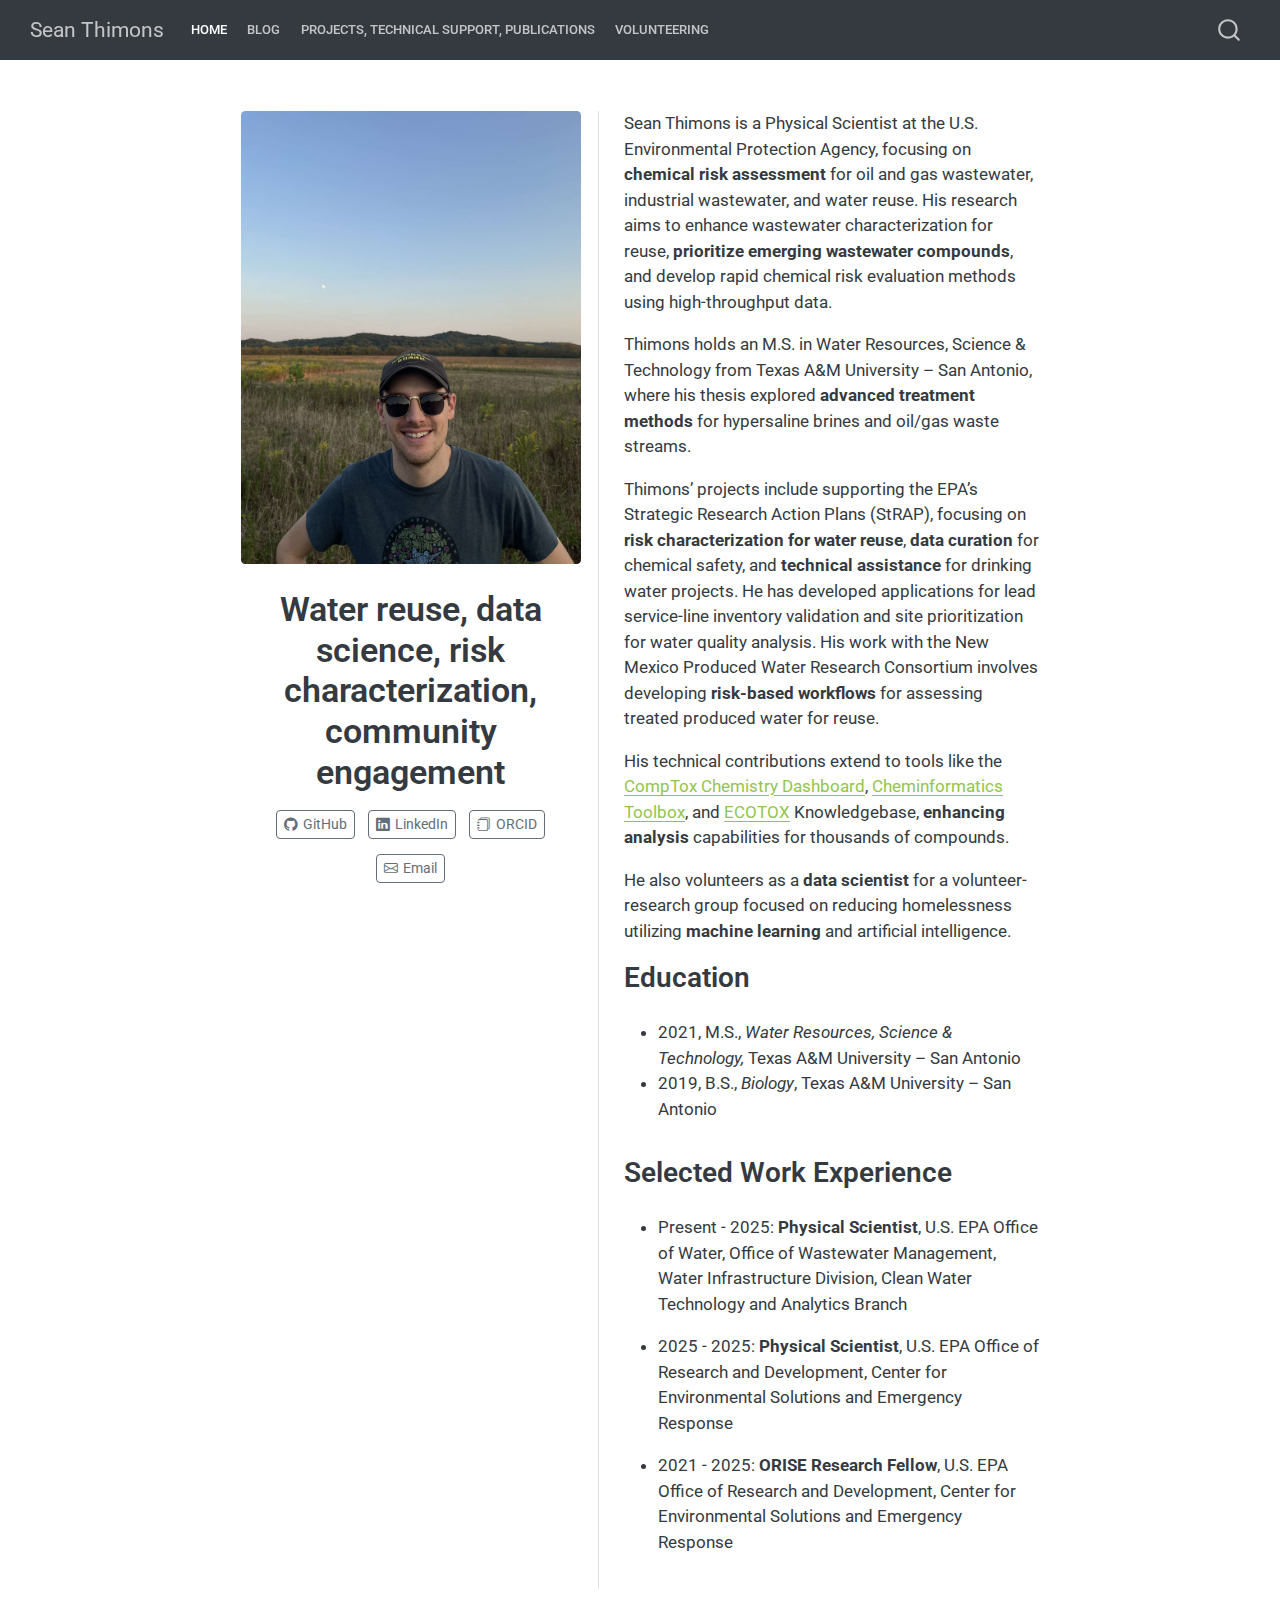
<file: docs/index.html>
<!DOCTYPE html>
<html xmlns="http://www.w3.org/1999/xhtml" lang="en" xml:lang="en"><head>

<meta charset="utf-8">
<meta name="generator" content="quarto-1.7.32">

<meta name="viewport" content="width=device-width, initial-scale=1.0, user-scalable=yes">


<title>Water reuse, data science, risk characterization, community engagement – Sean Thimons</title>
<style>
code{white-space: pre-wrap;}
span.smallcaps{font-variant: small-caps;}
div.columns{display: flex; gap: min(4vw, 1.5em);}
div.column{flex: auto; overflow-x: auto;}
div.hanging-indent{margin-left: 1.5em; text-indent: -1.5em;}
ul.task-list{list-style: none;}
ul.task-list li input[type="checkbox"] {
  width: 0.8em;
  margin: 0 0.8em 0.2em -1em; /* quarto-specific, see https://github.com/quarto-dev/quarto-cli/issues/4556 */ 
  vertical-align: middle;
}
</style>


<script src="site_libs/quarto-nav/quarto-nav.js"></script>
<script src="site_libs/quarto-nav/headroom.min.js"></script>
<script src="site_libs/clipboard/clipboard.min.js"></script>
<script src="site_libs/quarto-search/autocomplete.umd.js"></script>
<script src="site_libs/quarto-search/fuse.min.js"></script>
<script src="site_libs/quarto-search/quarto-search.js"></script>
<meta name="quarto:offset" content="./">
<script src="site_libs/quarto-html/quarto.js" type="module"></script>
<script src="site_libs/quarto-html/tabsets/tabsets.js" type="module"></script>
<script src="site_libs/quarto-html/popper.min.js"></script>
<script src="site_libs/quarto-html/tippy.umd.min.js"></script>
<link href="site_libs/quarto-html/tippy.css" rel="stylesheet">
<link href="site_libs/quarto-html/quarto-syntax-highlighting-37eea08aefeeee20ff55810ff984fec1.css" rel="stylesheet" id="quarto-text-highlighting-styles">
<script src="site_libs/bootstrap/bootstrap.min.js"></script>
<link href="site_libs/bootstrap/bootstrap-icons.css" rel="stylesheet">
<link href="site_libs/bootstrap/bootstrap-e83117e711fad372bcb8c8022997a9a8.min.css" rel="stylesheet" append-hash="true" id="quarto-bootstrap" data-mode="light">
<script id="quarto-search-options" type="application/json">{
  "location": "navbar",
  "copy-button": false,
  "collapse-after": 3,
  "panel-placement": "end",
  "type": "overlay",
  "limit": 50,
  "keyboard-shortcut": [
    "f",
    "/",
    "s"
  ],
  "show-item-context": false,
  "language": {
    "search-no-results-text": "No results",
    "search-matching-documents-text": "matching documents",
    "search-copy-link-title": "Copy link to search",
    "search-hide-matches-text": "Hide additional matches",
    "search-more-match-text": "more match in this document",
    "search-more-matches-text": "more matches in this document",
    "search-clear-button-title": "Clear",
    "search-text-placeholder": "",
    "search-detached-cancel-button-title": "Cancel",
    "search-submit-button-title": "Submit",
    "search-label": "Search"
  }
}</script>


<link rel="stylesheet" href="styles.css">
</head>

<body class="nav-fixed fullcontent quarto-light">

<div id="quarto-search-results"></div>
  <header id="quarto-header" class="headroom fixed-top">
    <nav class="navbar navbar-expand-lg " data-bs-theme="dark">
      <div class="navbar-container container-fluid">
      <div class="navbar-brand-container mx-auto">
    <a class="navbar-brand" href="./index.html">
    <span class="navbar-title">Sean Thimons</span>
    </a>
  </div>
            <div id="quarto-search" class="" title="Search"></div>
          <button class="navbar-toggler" type="button" data-bs-toggle="collapse" data-bs-target="#navbarCollapse" aria-controls="navbarCollapse" role="menu" aria-expanded="false" aria-label="Toggle navigation" onclick="if (window.quartoToggleHeadroom) { window.quartoToggleHeadroom(); }">
  <span class="navbar-toggler-icon"></span>
</button>
          <div class="collapse navbar-collapse" id="navbarCollapse">
            <ul class="navbar-nav navbar-nav-scroll me-auto">
  <li class="nav-item">
    <a class="nav-link active" href="./index.html" aria-current="page"> 
<span class="menu-text">Home</span></a>
  </li>  
  <li class="nav-item">
    <a class="nav-link" href="./blog.html"> 
<span class="menu-text">Blog</span></a>
  </li>  
  <li class="nav-item">
    <a class="nav-link" href="./projects.html"> 
<span class="menu-text">Projects, Technical Support, Publications</span></a>
  </li>  
  <li class="nav-item">
    <a class="nav-link" href="./volunteer.html"> 
<span class="menu-text">Volunteering</span></a>
  </li>  
</ul>
          </div> <!-- /navcollapse -->
            <div class="quarto-navbar-tools">
</div>
      </div> <!-- /container-fluid -->
    </nav>
</header>
<!-- content -->
<div id="quarto-content" class="quarto-container page-columns page-rows-contents page-layout-article page-navbar">
<!-- sidebar -->
<!-- margin-sidebar -->
    
<!-- main -->
<div class="quarto-about-trestles">
  <div class="about-entity">
    <img src="headshot.jpg" class="about-image
  rounded " style="width: 20em;">
<header id="title-block-header" class="quarto-title-block default">
<div class="quarto-title">
<h1 class="title">Water reuse, data science, risk characterization, community engagement</h1>
</div>
<div class="quarto-title-meta">
  </div>
</header>
    <div class="about-links">
  <a href="https://github.com/seanthimons" class="about-link" rel="" target="">
    <i class="bi bi-github"></i>
     <span class="about-link-text">GitHub</span>
  </a>
  <a href="https://www.linkedin.com/in/seanthimons/" class="about-link" rel="" target="">
    <i class="bi bi-linkedin"></i>
     <span class="about-link-text">LinkedIn</span>
  </a>
  <a href="https://orcid.org/0000-0002-3736-2529" class="about-link" rel="" target="">
    <i class="bi bi-journals"></i>
     <span class="about-link-text">ORCID</span>
  </a>
  <a href="mailto:sxthimons@gmail.com" class="about-link" rel="" target="">
    <i class="bi bi-envelope"></i>
     <span class="about-link-text">Email</span>
  </a>
</div>
  </div>
  <div class="about-contents"><main class="content" id="quarto-document-content">
<p>Sean Thimons is a Physical Scientist at the U.S. Environmental Protection Agency, focusing on <strong>chemical risk assessment</strong> for oil and gas wastewater, industrial wastewater, and water reuse. His research aims to enhance wastewater characterization for reuse, <strong>prioritize emerging wastewater compounds</strong>, and develop rapid chemical risk evaluation methods using high-throughput data.</p>
<p>Thimons holds an M.S. in Water Resources, Science &amp; Technology from Texas A&amp;M University – San Antonio, where his thesis explored <strong>advanced treatment methods</strong> for hypersaline brines and oil/gas waste streams.</p>
<p>Thimons’ projects include supporting the EPA’s Strategic Research Action Plans (StRAP), focusing on <strong>risk characterization for water reuse</strong>, <strong>data curation</strong> for chemical safety, and <strong>technical assistance</strong> for drinking water projects. He has developed applications for lead service-line inventory validation and site prioritization for water quality analysis. His work with the New Mexico Produced Water Research Consortium involves developing <strong>risk-based workflows</strong> for assessing treated produced water for reuse.</p>
<p>His technical contributions extend to tools like the <a href="https://comptox.epa.gov/dashboard/">CompTox Chemistry Dashboard</a>, <a href="https://www.epa.gov/comptox-tools/cheminformatics">Cheminformatics Toolbox</a>, and <a href="https://cfpub.epa.gov/ecotox/index.cfm">ECOTOX</a> Knowledgebase, <strong>enhancing analysis</strong> capabilities for thousands of compounds.</p>
<p>He also volunteers as a <strong>data scientist</strong> for a volunteer-research group focused on reducing homelessness utilizing <strong>machine learning</strong> and artificial intelligence.</p>
<section id="education" class="level2">
<h2 data-anchor-id="education">Education</h2>
<ul>
<li>2021, M.S., <em>Water Resources, Science &amp; Technology,</em> Texas A&amp;M University – San Antonio</li>
<li>2019, B.S., <em>Biology</em>, Texas A&amp;M University – San Antonio</li>
</ul>
</section>
<section id="selected-work-experience" class="level2">
<h2 data-anchor-id="selected-work-experience">Selected Work Experience</h2>
<ul>
<li><p>Present - 2025: <strong>Physical Scientist</strong>, U.S. EPA Office of Water, Office of Wastewater Management, Water Infrastructure Division, Clean Water Technology and Analytics Branch</p></li>
<li><p>2025 - 2025: <strong>Physical Scientist</strong>, U.S. EPA Office of Research and Development, Center for Environmental Solutions and Emergency Response</p></li>
<li><p>2021 - 2025: <strong>ORISE Research Fellow</strong>, U.S. EPA Office of Research and Development, Center for Environmental Solutions and Emergency Response</p></li>
</ul>


</section>
</main></div>
</div>
 <!-- /main -->
<script id="quarto-html-after-body" type="application/javascript">
  window.document.addEventListener("DOMContentLoaded", function (event) {
    const isCodeAnnotation = (el) => {
      for (const clz of el.classList) {
        if (clz.startsWith('code-annotation-')) {                     
          return true;
        }
      }
      return false;
    }
    const onCopySuccess = function(e) {
      // button target
      const button = e.trigger;
      // don't keep focus
      button.blur();
      // flash "checked"
      button.classList.add('code-copy-button-checked');
      var currentTitle = button.getAttribute("title");
      button.setAttribute("title", "Copied!");
      let tooltip;
      if (window.bootstrap) {
        button.setAttribute("data-bs-toggle", "tooltip");
        button.setAttribute("data-bs-placement", "left");
        button.setAttribute("data-bs-title", "Copied!");
        tooltip = new bootstrap.Tooltip(button, 
          { trigger: "manual", 
            customClass: "code-copy-button-tooltip",
            offset: [0, -8]});
        tooltip.show();    
      }
      setTimeout(function() {
        if (tooltip) {
          tooltip.hide();
          button.removeAttribute("data-bs-title");
          button.removeAttribute("data-bs-toggle");
          button.removeAttribute("data-bs-placement");
        }
        button.setAttribute("title", currentTitle);
        button.classList.remove('code-copy-button-checked');
      }, 1000);
      // clear code selection
      e.clearSelection();
    }
    const getTextToCopy = function(trigger) {
        const codeEl = trigger.previousElementSibling.cloneNode(true);
        for (const childEl of codeEl.children) {
          if (isCodeAnnotation(childEl)) {
            childEl.remove();
          }
        }
        return codeEl.innerText;
    }
    const clipboard = new window.ClipboardJS('.code-copy-button:not([data-in-quarto-modal])', {
      text: getTextToCopy
    });
    clipboard.on('success', onCopySuccess);
    if (window.document.getElementById('quarto-embedded-source-code-modal')) {
      const clipboardModal = new window.ClipboardJS('.code-copy-button[data-in-quarto-modal]', {
        text: getTextToCopy,
        container: window.document.getElementById('quarto-embedded-source-code-modal')
      });
      clipboardModal.on('success', onCopySuccess);
    }
      var localhostRegex = new RegExp(/^(?:http|https):\/\/localhost\:?[0-9]*\//);
      var mailtoRegex = new RegExp(/^mailto:/);
        var filterRegex = new RegExp('/' + window.location.host + '/');
      var isInternal = (href) => {
          return filterRegex.test(href) || localhostRegex.test(href) || mailtoRegex.test(href);
      }
      // Inspect non-navigation links and adorn them if external
     var links = window.document.querySelectorAll('a[href]:not(.nav-link):not(.navbar-brand):not(.toc-action):not(.sidebar-link):not(.sidebar-item-toggle):not(.pagination-link):not(.no-external):not([aria-hidden]):not(.dropdown-item):not(.quarto-navigation-tool):not(.about-link)');
      for (var i=0; i<links.length; i++) {
        const link = links[i];
        if (!isInternal(link.href)) {
          // undo the damage that might have been done by quarto-nav.js in the case of
          // links that we want to consider external
          if (link.dataset.originalHref !== undefined) {
            link.href = link.dataset.originalHref;
          }
        }
      }
    function tippyHover(el, contentFn, onTriggerFn, onUntriggerFn) {
      const config = {
        allowHTML: true,
        maxWidth: 500,
        delay: 100,
        arrow: false,
        appendTo: function(el) {
            return el.parentElement;
        },
        interactive: true,
        interactiveBorder: 10,
        theme: 'quarto',
        placement: 'bottom-start',
      };
      if (contentFn) {
        config.content = contentFn;
      }
      if (onTriggerFn) {
        config.onTrigger = onTriggerFn;
      }
      if (onUntriggerFn) {
        config.onUntrigger = onUntriggerFn;
      }
      window.tippy(el, config); 
    }
    const noterefs = window.document.querySelectorAll('a[role="doc-noteref"]');
    for (var i=0; i<noterefs.length; i++) {
      const ref = noterefs[i];
      tippyHover(ref, function() {
        // use id or data attribute instead here
        let href = ref.getAttribute('data-footnote-href') || ref.getAttribute('href');
        try { href = new URL(href).hash; } catch {}
        const id = href.replace(/^#\/?/, "");
        const note = window.document.getElementById(id);
        if (note) {
          return note.innerHTML;
        } else {
          return "";
        }
      });
    }
    const xrefs = window.document.querySelectorAll('a.quarto-xref');
    const processXRef = (id, note) => {
      // Strip column container classes
      const stripColumnClz = (el) => {
        el.classList.remove("page-full", "page-columns");
        if (el.children) {
          for (const child of el.children) {
            stripColumnClz(child);
          }
        }
      }
      stripColumnClz(note)
      if (id === null || id.startsWith('sec-')) {
        // Special case sections, only their first couple elements
        const container = document.createElement("div");
        if (note.children && note.children.length > 2) {
          container.appendChild(note.children[0].cloneNode(true));
          for (let i = 1; i < note.children.length; i++) {
            const child = note.children[i];
            if (child.tagName === "P" && child.innerText === "") {
              continue;
            } else {
              container.appendChild(child.cloneNode(true));
              break;
            }
          }
          if (window.Quarto?.typesetMath) {
            window.Quarto.typesetMath(container);
          }
          return container.innerHTML
        } else {
          if (window.Quarto?.typesetMath) {
            window.Quarto.typesetMath(note);
          }
          return note.innerHTML;
        }
      } else {
        // Remove any anchor links if they are present
        const anchorLink = note.querySelector('a.anchorjs-link');
        if (anchorLink) {
          anchorLink.remove();
        }
        if (window.Quarto?.typesetMath) {
          window.Quarto.typesetMath(note);
        }
        if (note.classList.contains("callout")) {
          return note.outerHTML;
        } else {
          return note.innerHTML;
        }
      }
    }
    for (var i=0; i<xrefs.length; i++) {
      const xref = xrefs[i];
      tippyHover(xref, undefined, function(instance) {
        instance.disable();
        let url = xref.getAttribute('href');
        let hash = undefined; 
        if (url.startsWith('#')) {
          hash = url;
        } else {
          try { hash = new URL(url).hash; } catch {}
        }
        if (hash) {
          const id = hash.replace(/^#\/?/, "");
          const note = window.document.getElementById(id);
          if (note !== null) {
            try {
              const html = processXRef(id, note.cloneNode(true));
              instance.setContent(html);
            } finally {
              instance.enable();
              instance.show();
            }
          } else {
            // See if we can fetch this
            fetch(url.split('#')[0])
            .then(res => res.text())
            .then(html => {
              const parser = new DOMParser();
              const htmlDoc = parser.parseFromString(html, "text/html");
              const note = htmlDoc.getElementById(id);
              if (note !== null) {
                const html = processXRef(id, note);
                instance.setContent(html);
              } 
            }).finally(() => {
              instance.enable();
              instance.show();
            });
          }
        } else {
          // See if we can fetch a full url (with no hash to target)
          // This is a special case and we should probably do some content thinning / targeting
          fetch(url)
          .then(res => res.text())
          .then(html => {
            const parser = new DOMParser();
            const htmlDoc = parser.parseFromString(html, "text/html");
            const note = htmlDoc.querySelector('main.content');
            if (note !== null) {
              // This should only happen for chapter cross references
              // (since there is no id in the URL)
              // remove the first header
              if (note.children.length > 0 && note.children[0].tagName === "HEADER") {
                note.children[0].remove();
              }
              const html = processXRef(null, note);
              instance.setContent(html);
            } 
          }).finally(() => {
            instance.enable();
            instance.show();
          });
        }
      }, function(instance) {
      });
    }
        let selectedAnnoteEl;
        const selectorForAnnotation = ( cell, annotation) => {
          let cellAttr = 'data-code-cell="' + cell + '"';
          let lineAttr = 'data-code-annotation="' +  annotation + '"';
          const selector = 'span[' + cellAttr + '][' + lineAttr + ']';
          return selector;
        }
        const selectCodeLines = (annoteEl) => {
          const doc = window.document;
          const targetCell = annoteEl.getAttribute("data-target-cell");
          const targetAnnotation = annoteEl.getAttribute("data-target-annotation");
          const annoteSpan = window.document.querySelector(selectorForAnnotation(targetCell, targetAnnotation));
          const lines = annoteSpan.getAttribute("data-code-lines").split(",");
          const lineIds = lines.map((line) => {
            return targetCell + "-" + line;
          })
          let top = null;
          let height = null;
          let parent = null;
          if (lineIds.length > 0) {
              //compute the position of the single el (top and bottom and make a div)
              const el = window.document.getElementById(lineIds[0]);
              top = el.offsetTop;
              height = el.offsetHeight;
              parent = el.parentElement.parentElement;
            if (lineIds.length > 1) {
              const lastEl = window.document.getElementById(lineIds[lineIds.length - 1]);
              const bottom = lastEl.offsetTop + lastEl.offsetHeight;
              height = bottom - top;
            }
            if (top !== null && height !== null && parent !== null) {
              // cook up a div (if necessary) and position it 
              let div = window.document.getElementById("code-annotation-line-highlight");
              if (div === null) {
                div = window.document.createElement("div");
                div.setAttribute("id", "code-annotation-line-highlight");
                div.style.position = 'absolute';
                parent.appendChild(div);
              }
              div.style.top = top - 2 + "px";
              div.style.height = height + 4 + "px";
              div.style.left = 0;
              let gutterDiv = window.document.getElementById("code-annotation-line-highlight-gutter");
              if (gutterDiv === null) {
                gutterDiv = window.document.createElement("div");
                gutterDiv.setAttribute("id", "code-annotation-line-highlight-gutter");
                gutterDiv.style.position = 'absolute';
                const codeCell = window.document.getElementById(targetCell);
                const gutter = codeCell.querySelector('.code-annotation-gutter');
                gutter.appendChild(gutterDiv);
              }
              gutterDiv.style.top = top - 2 + "px";
              gutterDiv.style.height = height + 4 + "px";
            }
            selectedAnnoteEl = annoteEl;
          }
        };
        const unselectCodeLines = () => {
          const elementsIds = ["code-annotation-line-highlight", "code-annotation-line-highlight-gutter"];
          elementsIds.forEach((elId) => {
            const div = window.document.getElementById(elId);
            if (div) {
              div.remove();
            }
          });
          selectedAnnoteEl = undefined;
        };
          // Handle positioning of the toggle
      window.addEventListener(
        "resize",
        throttle(() => {
          elRect = undefined;
          if (selectedAnnoteEl) {
            selectCodeLines(selectedAnnoteEl);
          }
        }, 10)
      );
      function throttle(fn, ms) {
      let throttle = false;
      let timer;
        return (...args) => {
          if(!throttle) { // first call gets through
              fn.apply(this, args);
              throttle = true;
          } else { // all the others get throttled
              if(timer) clearTimeout(timer); // cancel #2
              timer = setTimeout(() => {
                fn.apply(this, args);
                timer = throttle = false;
              }, ms);
          }
        };
      }
        // Attach click handler to the DT
        const annoteDls = window.document.querySelectorAll('dt[data-target-cell]');
        for (const annoteDlNode of annoteDls) {
          annoteDlNode.addEventListener('click', (event) => {
            const clickedEl = event.target;
            if (clickedEl !== selectedAnnoteEl) {
              unselectCodeLines();
              const activeEl = window.document.querySelector('dt[data-target-cell].code-annotation-active');
              if (activeEl) {
                activeEl.classList.remove('code-annotation-active');
              }
              selectCodeLines(clickedEl);
              clickedEl.classList.add('code-annotation-active');
            } else {
              // Unselect the line
              unselectCodeLines();
              clickedEl.classList.remove('code-annotation-active');
            }
          });
        }
    const findCites = (el) => {
      const parentEl = el.parentElement;
      if (parentEl) {
        const cites = parentEl.dataset.cites;
        if (cites) {
          return {
            el,
            cites: cites.split(' ')
          };
        } else {
          return findCites(el.parentElement)
        }
      } else {
        return undefined;
      }
    };
    var bibliorefs = window.document.querySelectorAll('a[role="doc-biblioref"]');
    for (var i=0; i<bibliorefs.length; i++) {
      const ref = bibliorefs[i];
      const citeInfo = findCites(ref);
      if (citeInfo) {
        tippyHover(citeInfo.el, function() {
          var popup = window.document.createElement('div');
          citeInfo.cites.forEach(function(cite) {
            var citeDiv = window.document.createElement('div');
            citeDiv.classList.add('hanging-indent');
            citeDiv.classList.add('csl-entry');
            var biblioDiv = window.document.getElementById('ref-' + cite);
            if (biblioDiv) {
              citeDiv.innerHTML = biblioDiv.innerHTML;
            }
            popup.appendChild(citeDiv);
          });
          return popup.innerHTML;
        });
      }
    }
  });
  </script>
</div> <!-- /content -->




</body></html>
</file>
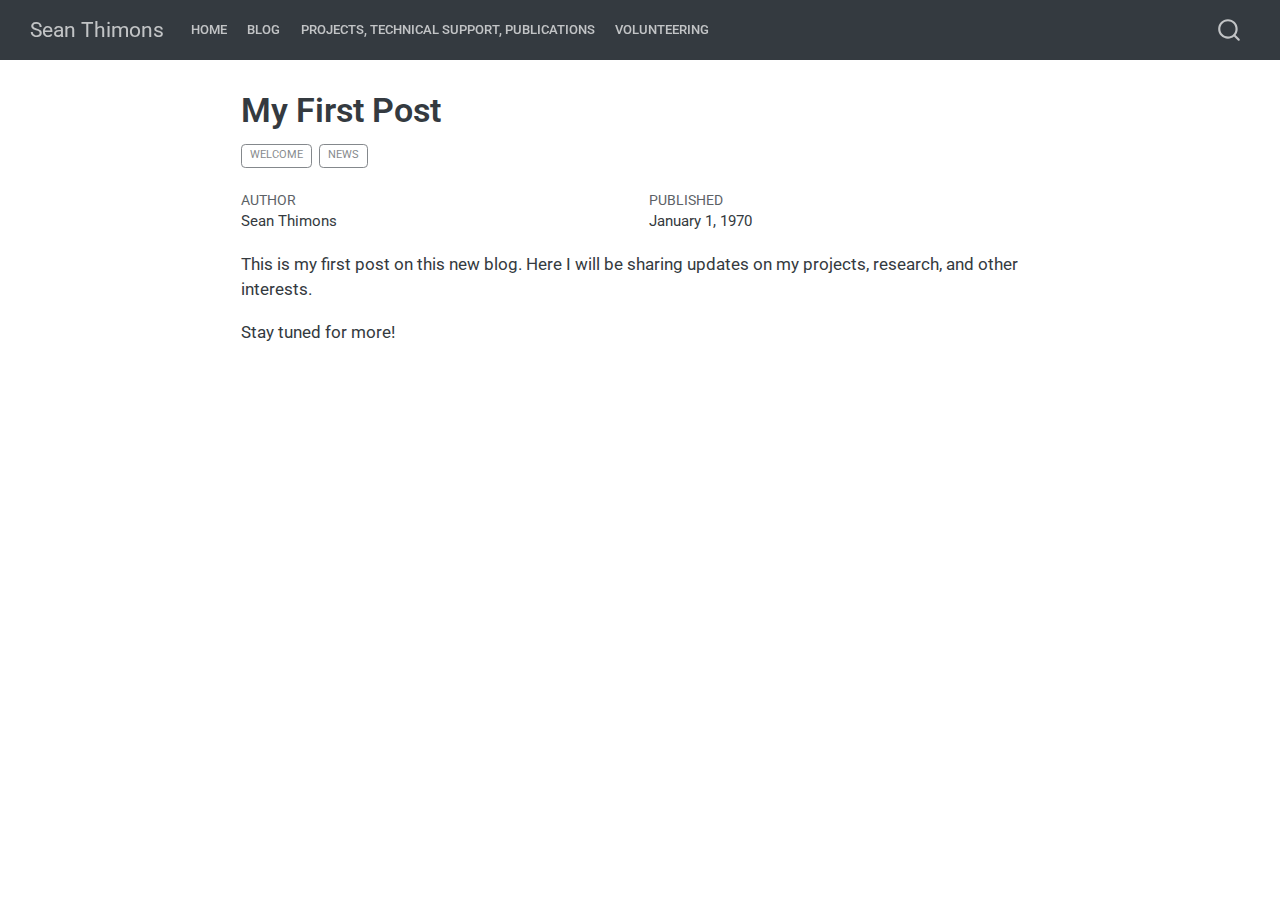
<file: docs/posts/1970-01-01/index.html>
<!DOCTYPE html>
<html xmlns="http://www.w3.org/1999/xhtml" lang="en" xml:lang="en"><head>

<meta charset="utf-8">
<meta name="generator" content="quarto-1.7.32">

<meta name="viewport" content="width=device-width, initial-scale=1.0, user-scalable=yes">

<meta name="author" content="Sean Thimons">
<meta name="dcterms.date" content="1970-01-01">

<title>My First Post – Sean Thimons</title>
<style>
code{white-space: pre-wrap;}
span.smallcaps{font-variant: small-caps;}
div.columns{display: flex; gap: min(4vw, 1.5em);}
div.column{flex: auto; overflow-x: auto;}
div.hanging-indent{margin-left: 1.5em; text-indent: -1.5em;}
ul.task-list{list-style: none;}
ul.task-list li input[type="checkbox"] {
  width: 0.8em;
  margin: 0 0.8em 0.2em -1em; /* quarto-specific, see https://github.com/quarto-dev/quarto-cli/issues/4556 */ 
  vertical-align: middle;
}
</style>


<script src="../../site_libs/quarto-nav/quarto-nav.js"></script>
<script src="../../site_libs/quarto-nav/headroom.min.js"></script>
<script src="../../site_libs/clipboard/clipboard.min.js"></script>
<script src="../../site_libs/quarto-search/autocomplete.umd.js"></script>
<script src="../../site_libs/quarto-search/fuse.min.js"></script>
<script src="../../site_libs/quarto-search/quarto-search.js"></script>
<meta name="quarto:offset" content="../../">
<script src="../../site_libs/quarto-html/quarto.js" type="module"></script>
<script src="../../site_libs/quarto-html/tabsets/tabsets.js" type="module"></script>
<script src="../../site_libs/quarto-html/popper.min.js"></script>
<script src="../../site_libs/quarto-html/tippy.umd.min.js"></script>
<script src="../../site_libs/quarto-html/anchor.min.js"></script>
<link href="../../site_libs/quarto-html/tippy.css" rel="stylesheet">
<link href="../../site_libs/quarto-html/quarto-syntax-highlighting-37eea08aefeeee20ff55810ff984fec1.css" rel="stylesheet" id="quarto-text-highlighting-styles">
<script src="../../site_libs/bootstrap/bootstrap.min.js"></script>
<link href="../../site_libs/bootstrap/bootstrap-icons.css" rel="stylesheet">
<link href="../../site_libs/bootstrap/bootstrap-e83117e711fad372bcb8c8022997a9a8.min.css" rel="stylesheet" append-hash="true" id="quarto-bootstrap" data-mode="light">
<script id="quarto-search-options" type="application/json">{
  "location": "navbar",
  "copy-button": false,
  "collapse-after": 3,
  "panel-placement": "end",
  "type": "overlay",
  "limit": 50,
  "keyboard-shortcut": [
    "f",
    "/",
    "s"
  ],
  "show-item-context": false,
  "language": {
    "search-no-results-text": "No results",
    "search-matching-documents-text": "matching documents",
    "search-copy-link-title": "Copy link to search",
    "search-hide-matches-text": "Hide additional matches",
    "search-more-match-text": "more match in this document",
    "search-more-matches-text": "more matches in this document",
    "search-clear-button-title": "Clear",
    "search-text-placeholder": "",
    "search-detached-cancel-button-title": "Cancel",
    "search-submit-button-title": "Submit",
    "search-label": "Search"
  }
}</script>


<link rel="stylesheet" href="../../styles.css">
</head>

<body class="nav-fixed fullcontent quarto-light">

<div id="quarto-search-results"></div>
  <header id="quarto-header" class="headroom fixed-top">
    <nav class="navbar navbar-expand-lg " data-bs-theme="dark">
      <div class="navbar-container container-fluid">
      <div class="navbar-brand-container mx-auto">
    <a class="navbar-brand" href="../../index.html">
    <span class="navbar-title">Sean Thimons</span>
    </a>
  </div>
            <div id="quarto-search" class="" title="Search"></div>
          <button class="navbar-toggler" type="button" data-bs-toggle="collapse" data-bs-target="#navbarCollapse" aria-controls="navbarCollapse" role="menu" aria-expanded="false" aria-label="Toggle navigation" onclick="if (window.quartoToggleHeadroom) { window.quartoToggleHeadroom(); }">
  <span class="navbar-toggler-icon"></span>
</button>
          <div class="collapse navbar-collapse" id="navbarCollapse">
            <ul class="navbar-nav navbar-nav-scroll me-auto">
  <li class="nav-item">
    <a class="nav-link" href="../../index.html"> 
<span class="menu-text">Home</span></a>
  </li>  
  <li class="nav-item">
    <a class="nav-link" href="../../blog.html"> 
<span class="menu-text">Blog</span></a>
  </li>  
  <li class="nav-item">
    <a class="nav-link" href="../../projects.html"> 
<span class="menu-text">Projects, Technical Support, Publications</span></a>
  </li>  
  <li class="nav-item">
    <a class="nav-link" href="../../volunteer.html"> 
<span class="menu-text">Volunteering</span></a>
  </li>  
</ul>
          </div> <!-- /navcollapse -->
            <div class="quarto-navbar-tools">
</div>
      </div> <!-- /container-fluid -->
    </nav>
</header>
<!-- content -->
<div id="quarto-content" class="quarto-container page-columns page-rows-contents page-layout-article page-navbar">
<!-- sidebar -->
<!-- margin-sidebar -->
    
<!-- main -->
<main class="content" id="quarto-document-content">

<header id="title-block-header" class="quarto-title-block default">
<div class="quarto-title">
<h1 class="title">My First Post</h1>
  <div class="quarto-categories">
    <div class="quarto-category">welcome</div>
    <div class="quarto-category">news</div>
  </div>
  </div>



<div class="quarto-title-meta">

    <div>
    <div class="quarto-title-meta-heading">Author</div>
    <div class="quarto-title-meta-contents">
             <p>Sean Thimons </p>
          </div>
  </div>
    
    <div>
    <div class="quarto-title-meta-heading">Published</div>
    <div class="quarto-title-meta-contents">
      <p class="date">January 1, 1970</p>
    </div>
  </div>
  
    
  </div>
  


</header>


<p>This is my first post on this new blog. Here I will be sharing updates on my projects, research, and other interests.</p>
<p>Stay tuned for more!</p>



</main> <!-- /main -->
<script id="quarto-html-after-body" type="application/javascript">
  window.document.addEventListener("DOMContentLoaded", function (event) {
    const icon = "";
    const anchorJS = new window.AnchorJS();
    anchorJS.options = {
      placement: 'right',
      icon: icon
    };
    anchorJS.add('.anchored');
    const isCodeAnnotation = (el) => {
      for (const clz of el.classList) {
        if (clz.startsWith('code-annotation-')) {                     
          return true;
        }
      }
      return false;
    }
    const onCopySuccess = function(e) {
      // button target
      const button = e.trigger;
      // don't keep focus
      button.blur();
      // flash "checked"
      button.classList.add('code-copy-button-checked');
      var currentTitle = button.getAttribute("title");
      button.setAttribute("title", "Copied!");
      let tooltip;
      if (window.bootstrap) {
        button.setAttribute("data-bs-toggle", "tooltip");
        button.setAttribute("data-bs-placement", "left");
        button.setAttribute("data-bs-title", "Copied!");
        tooltip = new bootstrap.Tooltip(button, 
          { trigger: "manual", 
            customClass: "code-copy-button-tooltip",
            offset: [0, -8]});
        tooltip.show();    
      }
      setTimeout(function() {
        if (tooltip) {
          tooltip.hide();
          button.removeAttribute("data-bs-title");
          button.removeAttribute("data-bs-toggle");
          button.removeAttribute("data-bs-placement");
        }
        button.setAttribute("title", currentTitle);
        button.classList.remove('code-copy-button-checked');
      }, 1000);
      // clear code selection
      e.clearSelection();
    }
    const getTextToCopy = function(trigger) {
        const codeEl = trigger.previousElementSibling.cloneNode(true);
        for (const childEl of codeEl.children) {
          if (isCodeAnnotation(childEl)) {
            childEl.remove();
          }
        }
        return codeEl.innerText;
    }
    const clipboard = new window.ClipboardJS('.code-copy-button:not([data-in-quarto-modal])', {
      text: getTextToCopy
    });
    clipboard.on('success', onCopySuccess);
    if (window.document.getElementById('quarto-embedded-source-code-modal')) {
      const clipboardModal = new window.ClipboardJS('.code-copy-button[data-in-quarto-modal]', {
        text: getTextToCopy,
        container: window.document.getElementById('quarto-embedded-source-code-modal')
      });
      clipboardModal.on('success', onCopySuccess);
    }
      var localhostRegex = new RegExp(/^(?:http|https):\/\/localhost\:?[0-9]*\//);
      var mailtoRegex = new RegExp(/^mailto:/);
        var filterRegex = new RegExp('/' + window.location.host + '/');
      var isInternal = (href) => {
          return filterRegex.test(href) || localhostRegex.test(href) || mailtoRegex.test(href);
      }
      // Inspect non-navigation links and adorn them if external
     var links = window.document.querySelectorAll('a[href]:not(.nav-link):not(.navbar-brand):not(.toc-action):not(.sidebar-link):not(.sidebar-item-toggle):not(.pagination-link):not(.no-external):not([aria-hidden]):not(.dropdown-item):not(.quarto-navigation-tool):not(.about-link)');
      for (var i=0; i<links.length; i++) {
        const link = links[i];
        if (!isInternal(link.href)) {
          // undo the damage that might have been done by quarto-nav.js in the case of
          // links that we want to consider external
          if (link.dataset.originalHref !== undefined) {
            link.href = link.dataset.originalHref;
          }
        }
      }
    function tippyHover(el, contentFn, onTriggerFn, onUntriggerFn) {
      const config = {
        allowHTML: true,
        maxWidth: 500,
        delay: 100,
        arrow: false,
        appendTo: function(el) {
            return el.parentElement;
        },
        interactive: true,
        interactiveBorder: 10,
        theme: 'quarto',
        placement: 'bottom-start',
      };
      if (contentFn) {
        config.content = contentFn;
      }
      if (onTriggerFn) {
        config.onTrigger = onTriggerFn;
      }
      if (onUntriggerFn) {
        config.onUntrigger = onUntriggerFn;
      }
      window.tippy(el, config); 
    }
    const noterefs = window.document.querySelectorAll('a[role="doc-noteref"]');
    for (var i=0; i<noterefs.length; i++) {
      const ref = noterefs[i];
      tippyHover(ref, function() {
        // use id or data attribute instead here
        let href = ref.getAttribute('data-footnote-href') || ref.getAttribute('href');
        try { href = new URL(href).hash; } catch {}
        const id = href.replace(/^#\/?/, "");
        const note = window.document.getElementById(id);
        if (note) {
          return note.innerHTML;
        } else {
          return "";
        }
      });
    }
    const xrefs = window.document.querySelectorAll('a.quarto-xref');
    const processXRef = (id, note) => {
      // Strip column container classes
      const stripColumnClz = (el) => {
        el.classList.remove("page-full", "page-columns");
        if (el.children) {
          for (const child of el.children) {
            stripColumnClz(child);
          }
        }
      }
      stripColumnClz(note)
      if (id === null || id.startsWith('sec-')) {
        // Special case sections, only their first couple elements
        const container = document.createElement("div");
        if (note.children && note.children.length > 2) {
          container.appendChild(note.children[0].cloneNode(true));
          for (let i = 1; i < note.children.length; i++) {
            const child = note.children[i];
            if (child.tagName === "P" && child.innerText === "") {
              continue;
            } else {
              container.appendChild(child.cloneNode(true));
              break;
            }
          }
          if (window.Quarto?.typesetMath) {
            window.Quarto.typesetMath(container);
          }
          return container.innerHTML
        } else {
          if (window.Quarto?.typesetMath) {
            window.Quarto.typesetMath(note);
          }
          return note.innerHTML;
        }
      } else {
        // Remove any anchor links if they are present
        const anchorLink = note.querySelector('a.anchorjs-link');
        if (anchorLink) {
          anchorLink.remove();
        }
        if (window.Quarto?.typesetMath) {
          window.Quarto.typesetMath(note);
        }
        if (note.classList.contains("callout")) {
          return note.outerHTML;
        } else {
          return note.innerHTML;
        }
      }
    }
    for (var i=0; i<xrefs.length; i++) {
      const xref = xrefs[i];
      tippyHover(xref, undefined, function(instance) {
        instance.disable();
        let url = xref.getAttribute('href');
        let hash = undefined; 
        if (url.startsWith('#')) {
          hash = url;
        } else {
          try { hash = new URL(url).hash; } catch {}
        }
        if (hash) {
          const id = hash.replace(/^#\/?/, "");
          const note = window.document.getElementById(id);
          if (note !== null) {
            try {
              const html = processXRef(id, note.cloneNode(true));
              instance.setContent(html);
            } finally {
              instance.enable();
              instance.show();
            }
          } else {
            // See if we can fetch this
            fetch(url.split('#')[0])
            .then(res => res.text())
            .then(html => {
              const parser = new DOMParser();
              const htmlDoc = parser.parseFromString(html, "text/html");
              const note = htmlDoc.getElementById(id);
              if (note !== null) {
                const html = processXRef(id, note);
                instance.setContent(html);
              } 
            }).finally(() => {
              instance.enable();
              instance.show();
            });
          }
        } else {
          // See if we can fetch a full url (with no hash to target)
          // This is a special case and we should probably do some content thinning / targeting
          fetch(url)
          .then(res => res.text())
          .then(html => {
            const parser = new DOMParser();
            const htmlDoc = parser.parseFromString(html, "text/html");
            const note = htmlDoc.querySelector('main.content');
            if (note !== null) {
              // This should only happen for chapter cross references
              // (since there is no id in the URL)
              // remove the first header
              if (note.children.length > 0 && note.children[0].tagName === "HEADER") {
                note.children[0].remove();
              }
              const html = processXRef(null, note);
              instance.setContent(html);
            } 
          }).finally(() => {
            instance.enable();
            instance.show();
          });
        }
      }, function(instance) {
      });
    }
        let selectedAnnoteEl;
        const selectorForAnnotation = ( cell, annotation) => {
          let cellAttr = 'data-code-cell="' + cell + '"';
          let lineAttr = 'data-code-annotation="' +  annotation + '"';
          const selector = 'span[' + cellAttr + '][' + lineAttr + ']';
          return selector;
        }
        const selectCodeLines = (annoteEl) => {
          const doc = window.document;
          const targetCell = annoteEl.getAttribute("data-target-cell");
          const targetAnnotation = annoteEl.getAttribute("data-target-annotation");
          const annoteSpan = window.document.querySelector(selectorForAnnotation(targetCell, targetAnnotation));
          const lines = annoteSpan.getAttribute("data-code-lines").split(",");
          const lineIds = lines.map((line) => {
            return targetCell + "-" + line;
          })
          let top = null;
          let height = null;
          let parent = null;
          if (lineIds.length > 0) {
              //compute the position of the single el (top and bottom and make a div)
              const el = window.document.getElementById(lineIds[0]);
              top = el.offsetTop;
              height = el.offsetHeight;
              parent = el.parentElement.parentElement;
            if (lineIds.length > 1) {
              const lastEl = window.document.getElementById(lineIds[lineIds.length - 1]);
              const bottom = lastEl.offsetTop + lastEl.offsetHeight;
              height = bottom - top;
            }
            if (top !== null && height !== null && parent !== null) {
              // cook up a div (if necessary) and position it 
              let div = window.document.getElementById("code-annotation-line-highlight");
              if (div === null) {
                div = window.document.createElement("div");
                div.setAttribute("id", "code-annotation-line-highlight");
                div.style.position = 'absolute';
                parent.appendChild(div);
              }
              div.style.top = top - 2 + "px";
              div.style.height = height + 4 + "px";
              div.style.left = 0;
              let gutterDiv = window.document.getElementById("code-annotation-line-highlight-gutter");
              if (gutterDiv === null) {
                gutterDiv = window.document.createElement("div");
                gutterDiv.setAttribute("id", "code-annotation-line-highlight-gutter");
                gutterDiv.style.position = 'absolute';
                const codeCell = window.document.getElementById(targetCell);
                const gutter = codeCell.querySelector('.code-annotation-gutter');
                gutter.appendChild(gutterDiv);
              }
              gutterDiv.style.top = top - 2 + "px";
              gutterDiv.style.height = height + 4 + "px";
            }
            selectedAnnoteEl = annoteEl;
          }
        };
        const unselectCodeLines = () => {
          const elementsIds = ["code-annotation-line-highlight", "code-annotation-line-highlight-gutter"];
          elementsIds.forEach((elId) => {
            const div = window.document.getElementById(elId);
            if (div) {
              div.remove();
            }
          });
          selectedAnnoteEl = undefined;
        };
          // Handle positioning of the toggle
      window.addEventListener(
        "resize",
        throttle(() => {
          elRect = undefined;
          if (selectedAnnoteEl) {
            selectCodeLines(selectedAnnoteEl);
          }
        }, 10)
      );
      function throttle(fn, ms) {
      let throttle = false;
      let timer;
        return (...args) => {
          if(!throttle) { // first call gets through
              fn.apply(this, args);
              throttle = true;
          } else { // all the others get throttled
              if(timer) clearTimeout(timer); // cancel #2
              timer = setTimeout(() => {
                fn.apply(this, args);
                timer = throttle = false;
              }, ms);
          }
        };
      }
        // Attach click handler to the DT
        const annoteDls = window.document.querySelectorAll('dt[data-target-cell]');
        for (const annoteDlNode of annoteDls) {
          annoteDlNode.addEventListener('click', (event) => {
            const clickedEl = event.target;
            if (clickedEl !== selectedAnnoteEl) {
              unselectCodeLines();
              const activeEl = window.document.querySelector('dt[data-target-cell].code-annotation-active');
              if (activeEl) {
                activeEl.classList.remove('code-annotation-active');
              }
              selectCodeLines(clickedEl);
              clickedEl.classList.add('code-annotation-active');
            } else {
              // Unselect the line
              unselectCodeLines();
              clickedEl.classList.remove('code-annotation-active');
            }
          });
        }
    const findCites = (el) => {
      const parentEl = el.parentElement;
      if (parentEl) {
        const cites = parentEl.dataset.cites;
        if (cites) {
          return {
            el,
            cites: cites.split(' ')
          };
        } else {
          return findCites(el.parentElement)
        }
      } else {
        return undefined;
      }
    };
    var bibliorefs = window.document.querySelectorAll('a[role="doc-biblioref"]');
    for (var i=0; i<bibliorefs.length; i++) {
      const ref = bibliorefs[i];
      const citeInfo = findCites(ref);
      if (citeInfo) {
        tippyHover(citeInfo.el, function() {
          var popup = window.document.createElement('div');
          citeInfo.cites.forEach(function(cite) {
            var citeDiv = window.document.createElement('div');
            citeDiv.classList.add('hanging-indent');
            citeDiv.classList.add('csl-entry');
            var biblioDiv = window.document.getElementById('ref-' + cite);
            if (biblioDiv) {
              citeDiv.innerHTML = biblioDiv.innerHTML;
            }
            popup.appendChild(citeDiv);
          });
          return popup.innerHTML;
        });
      }
    }
  });
  </script>
</div> <!-- /content -->




</body></html>
</file>
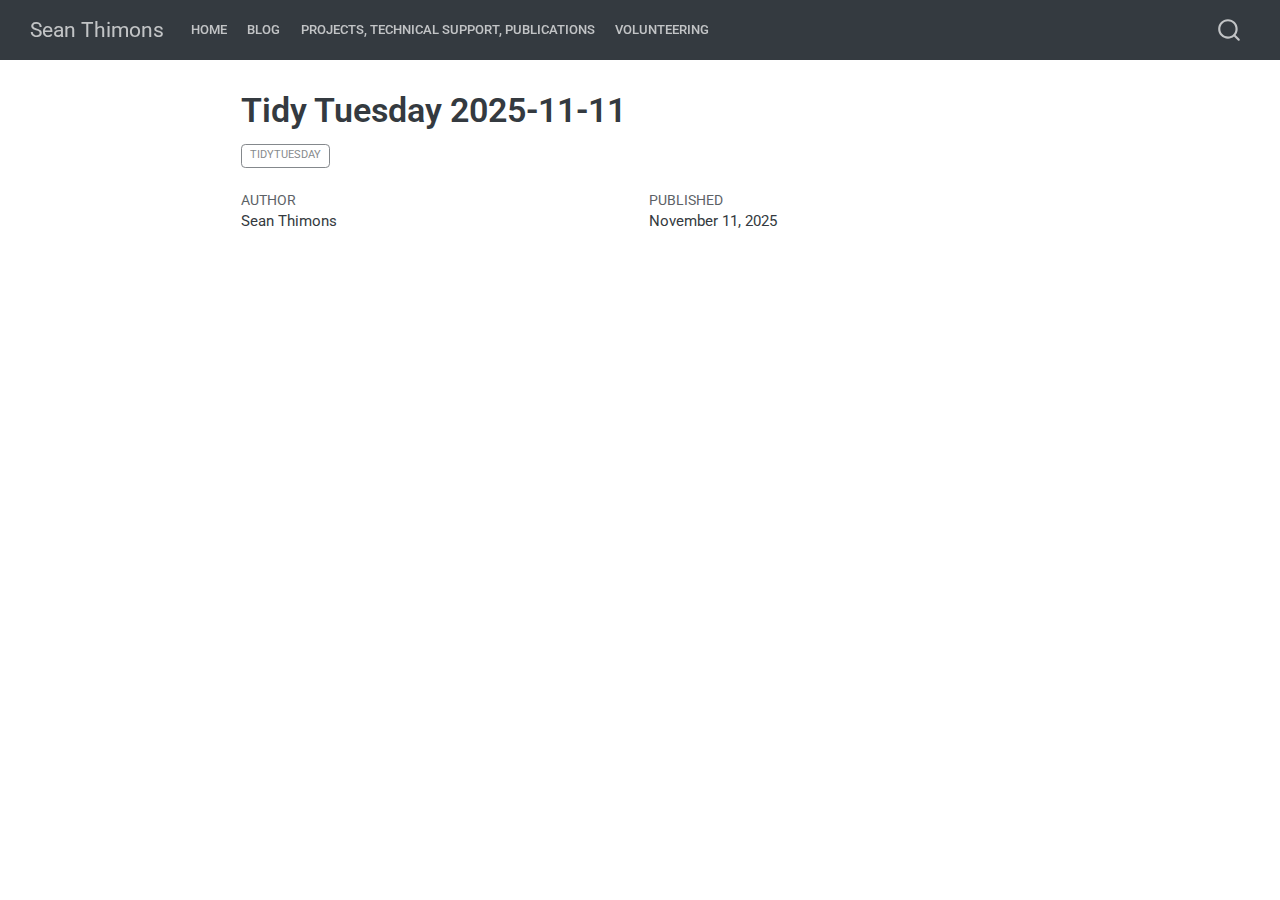
<file: docs/posts/2025-11-11/index.html>
<!DOCTYPE html>
<html xmlns="http://www.w3.org/1999/xhtml" lang="en" xml:lang="en"><head>

<meta charset="utf-8">
<meta name="generator" content="quarto-1.7.32">

<meta name="viewport" content="width=device-width, initial-scale=1.0, user-scalable=yes">

<meta name="author" content="Sean Thimons">
<meta name="dcterms.date" content="2025-11-11">

<title>Tidy Tuesday 2025-11-11 – Sean Thimons</title>
<style>
code{white-space: pre-wrap;}
span.smallcaps{font-variant: small-caps;}
div.columns{display: flex; gap: min(4vw, 1.5em);}
div.column{flex: auto; overflow-x: auto;}
div.hanging-indent{margin-left: 1.5em; text-indent: -1.5em;}
ul.task-list{list-style: none;}
ul.task-list li input[type="checkbox"] {
  width: 0.8em;
  margin: 0 0.8em 0.2em -1em; /* quarto-specific, see https://github.com/quarto-dev/quarto-cli/issues/4556 */ 
  vertical-align: middle;
}
</style>


<script src="../../site_libs/quarto-nav/quarto-nav.js"></script>
<script src="../../site_libs/quarto-nav/headroom.min.js"></script>
<script src="../../site_libs/clipboard/clipboard.min.js"></script>
<script src="../../site_libs/quarto-search/autocomplete.umd.js"></script>
<script src="../../site_libs/quarto-search/fuse.min.js"></script>
<script src="../../site_libs/quarto-search/quarto-search.js"></script>
<meta name="quarto:offset" content="../../">
<script src="../../site_libs/quarto-html/quarto.js" type="module"></script>
<script src="../../site_libs/quarto-html/tabsets/tabsets.js" type="module"></script>
<script src="../../site_libs/quarto-html/popper.min.js"></script>
<script src="../../site_libs/quarto-html/tippy.umd.min.js"></script>
<script src="../../site_libs/quarto-html/anchor.min.js"></script>
<link href="../../site_libs/quarto-html/tippy.css" rel="stylesheet">
<link href="../../site_libs/quarto-html/quarto-syntax-highlighting-37eea08aefeeee20ff55810ff984fec1.css" rel="stylesheet" id="quarto-text-highlighting-styles">
<script src="../../site_libs/bootstrap/bootstrap.min.js"></script>
<link href="../../site_libs/bootstrap/bootstrap-icons.css" rel="stylesheet">
<link href="../../site_libs/bootstrap/bootstrap-0360c2816cb95efc3fb49145fe1b089f.min.css" rel="stylesheet" append-hash="true" id="quarto-bootstrap" data-mode="light">
<script id="quarto-search-options" type="application/json">{
  "location": "navbar",
  "copy-button": false,
  "collapse-after": 3,
  "panel-placement": "end",
  "type": "overlay",
  "limit": 50,
  "keyboard-shortcut": [
    "f",
    "/",
    "s"
  ],
  "show-item-context": false,
  "language": {
    "search-no-results-text": "No results",
    "search-matching-documents-text": "matching documents",
    "search-copy-link-title": "Copy link to search",
    "search-hide-matches-text": "Hide additional matches",
    "search-more-match-text": "more match in this document",
    "search-more-matches-text": "more matches in this document",
    "search-clear-button-title": "Clear",
    "search-text-placeholder": "",
    "search-detached-cancel-button-title": "Cancel",
    "search-submit-button-title": "Submit",
    "search-label": "Search"
  }
}</script>


<link rel="stylesheet" href="../../styles.css">
</head>

<body class="nav-fixed fullcontent quarto-light">

<div id="quarto-search-results"></div>
  <header id="quarto-header" class="headroom fixed-top">
    <nav class="navbar navbar-expand-lg " data-bs-theme="dark">
      <div class="navbar-container container-fluid">
      <div class="navbar-brand-container mx-auto">
    <a class="navbar-brand" href="../../index.html">
    <span class="navbar-title">Sean Thimons</span>
    </a>
  </div>
            <div id="quarto-search" class="" title="Search"></div>
          <button class="navbar-toggler" type="button" data-bs-toggle="collapse" data-bs-target="#navbarCollapse" aria-controls="navbarCollapse" role="menu" aria-expanded="false" aria-label="Toggle navigation" onclick="if (window.quartoToggleHeadroom) { window.quartoToggleHeadroom(); }">
  <span class="navbar-toggler-icon"></span>
</button>
          <div class="collapse navbar-collapse" id="navbarCollapse">
            <ul class="navbar-nav navbar-nav-scroll me-auto">
  <li class="nav-item">
    <a class="nav-link" href="../../index.html"> 
<span class="menu-text">Home</span></a>
  </li>  
  <li class="nav-item">
    <a class="nav-link" href="../../blog.html"> 
<span class="menu-text">Blog</span></a>
  </li>  
  <li class="nav-item">
    <a class="nav-link" href="../../projects.html"> 
<span class="menu-text">Projects, Technical Support, Publications</span></a>
  </li>  
  <li class="nav-item">
    <a class="nav-link" href="../../volunteer.html"> 
<span class="menu-text">Volunteering</span></a>
  </li>  
</ul>
          </div> <!-- /navcollapse -->
            <div class="quarto-navbar-tools">
</div>
      </div> <!-- /container-fluid -->
    </nav>
</header>
<!-- content -->
<div id="quarto-content" class="quarto-container page-columns page-rows-contents page-layout-article page-navbar">
<!-- sidebar -->
<!-- margin-sidebar -->
    
<!-- main -->
<main class="content" id="quarto-document-content">

<header id="title-block-header" class="quarto-title-block default">
<div class="quarto-title">
<h1 class="title">Tidy Tuesday 2025-11-11</h1>
  <div class="quarto-categories">
    <div class="quarto-category">tidytuesday</div>
  </div>
  </div>



<div class="quarto-title-meta">

    <div>
    <div class="quarto-title-meta-heading">Author</div>
    <div class="quarto-title-meta-contents">
             <p>Sean Thimons </p>
          </div>
  </div>
    
    <div>
    <div class="quarto-title-meta-heading">Published</div>
    <div class="quarto-title-meta-contents">
      <p class="date">November 11, 2025</p>
    </div>
  </div>
  
    
  </div>
  


</header>





</main> <!-- /main -->
<script id="quarto-html-after-body" type="application/javascript">
  window.document.addEventListener("DOMContentLoaded", function (event) {
    const icon = "";
    const anchorJS = new window.AnchorJS();
    anchorJS.options = {
      placement: 'right',
      icon: icon
    };
    anchorJS.add('.anchored');
    const isCodeAnnotation = (el) => {
      for (const clz of el.classList) {
        if (clz.startsWith('code-annotation-')) {                     
          return true;
        }
      }
      return false;
    }
    const onCopySuccess = function(e) {
      // button target
      const button = e.trigger;
      // don't keep focus
      button.blur();
      // flash "checked"
      button.classList.add('code-copy-button-checked');
      var currentTitle = button.getAttribute("title");
      button.setAttribute("title", "Copied!");
      let tooltip;
      if (window.bootstrap) {
        button.setAttribute("data-bs-toggle", "tooltip");
        button.setAttribute("data-bs-placement", "left");
        button.setAttribute("data-bs-title", "Copied!");
        tooltip = new bootstrap.Tooltip(button, 
          { trigger: "manual", 
            customClass: "code-copy-button-tooltip",
            offset: [0, -8]});
        tooltip.show();    
      }
      setTimeout(function() {
        if (tooltip) {
          tooltip.hide();
          button.removeAttribute("data-bs-title");
          button.removeAttribute("data-bs-toggle");
          button.removeAttribute("data-bs-placement");
        }
        button.setAttribute("title", currentTitle);
        button.classList.remove('code-copy-button-checked');
      }, 1000);
      // clear code selection
      e.clearSelection();
    }
    const getTextToCopy = function(trigger) {
        const codeEl = trigger.previousElementSibling.cloneNode(true);
        for (const childEl of codeEl.children) {
          if (isCodeAnnotation(childEl)) {
            childEl.remove();
          }
        }
        return codeEl.innerText;
    }
    const clipboard = new window.ClipboardJS('.code-copy-button:not([data-in-quarto-modal])', {
      text: getTextToCopy
    });
    clipboard.on('success', onCopySuccess);
    if (window.document.getElementById('quarto-embedded-source-code-modal')) {
      const clipboardModal = new window.ClipboardJS('.code-copy-button[data-in-quarto-modal]', {
        text: getTextToCopy,
        container: window.document.getElementById('quarto-embedded-source-code-modal')
      });
      clipboardModal.on('success', onCopySuccess);
    }
      var localhostRegex = new RegExp(/^(?:http|https):\/\/localhost\:?[0-9]*\//);
      var mailtoRegex = new RegExp(/^mailto:/);
        var filterRegex = new RegExp('/' + window.location.host + '/');
      var isInternal = (href) => {
          return filterRegex.test(href) || localhostRegex.test(href) || mailtoRegex.test(href);
      }
      // Inspect non-navigation links and adorn them if external
     var links = window.document.querySelectorAll('a[href]:not(.nav-link):not(.navbar-brand):not(.toc-action):not(.sidebar-link):not(.sidebar-item-toggle):not(.pagination-link):not(.no-external):not([aria-hidden]):not(.dropdown-item):not(.quarto-navigation-tool):not(.about-link)');
      for (var i=0; i<links.length; i++) {
        const link = links[i];
        if (!isInternal(link.href)) {
          // undo the damage that might have been done by quarto-nav.js in the case of
          // links that we want to consider external
          if (link.dataset.originalHref !== undefined) {
            link.href = link.dataset.originalHref;
          }
        }
      }
    function tippyHover(el, contentFn, onTriggerFn, onUntriggerFn) {
      const config = {
        allowHTML: true,
        maxWidth: 500,
        delay: 100,
        arrow: false,
        appendTo: function(el) {
            return el.parentElement;
        },
        interactive: true,
        interactiveBorder: 10,
        theme: 'quarto',
        placement: 'bottom-start',
      };
      if (contentFn) {
        config.content = contentFn;
      }
      if (onTriggerFn) {
        config.onTrigger = onTriggerFn;
      }
      if (onUntriggerFn) {
        config.onUntrigger = onUntriggerFn;
      }
      window.tippy(el, config); 
    }
    const noterefs = window.document.querySelectorAll('a[role="doc-noteref"]');
    for (var i=0; i<noterefs.length; i++) {
      const ref = noterefs[i];
      tippyHover(ref, function() {
        // use id or data attribute instead here
        let href = ref.getAttribute('data-footnote-href') || ref.getAttribute('href');
        try { href = new URL(href).hash; } catch {}
        const id = href.replace(/^#\/?/, "");
        const note = window.document.getElementById(id);
        if (note) {
          return note.innerHTML;
        } else {
          return "";
        }
      });
    }
    const xrefs = window.document.querySelectorAll('a.quarto-xref');
    const processXRef = (id, note) => {
      // Strip column container classes
      const stripColumnClz = (el) => {
        el.classList.remove("page-full", "page-columns");
        if (el.children) {
          for (const child of el.children) {
            stripColumnClz(child);
          }
        }
      }
      stripColumnClz(note)
      if (id === null || id.startsWith('sec-')) {
        // Special case sections, only their first couple elements
        const container = document.createElement("div");
        if (note.children && note.children.length > 2) {
          container.appendChild(note.children[0].cloneNode(true));
          for (let i = 1; i < note.children.length; i++) {
            const child = note.children[i];
            if (child.tagName === "P" && child.innerText === "") {
              continue;
            } else {
              container.appendChild(child.cloneNode(true));
              break;
            }
          }
          if (window.Quarto?.typesetMath) {
            window.Quarto.typesetMath(container);
          }
          return container.innerHTML
        } else {
          if (window.Quarto?.typesetMath) {
            window.Quarto.typesetMath(note);
          }
          return note.innerHTML;
        }
      } else {
        // Remove any anchor links if they are present
        const anchorLink = note.querySelector('a.anchorjs-link');
        if (anchorLink) {
          anchorLink.remove();
        }
        if (window.Quarto?.typesetMath) {
          window.Quarto.typesetMath(note);
        }
        if (note.classList.contains("callout")) {
          return note.outerHTML;
        } else {
          return note.innerHTML;
        }
      }
    }
    for (var i=0; i<xrefs.length; i++) {
      const xref = xrefs[i];
      tippyHover(xref, undefined, function(instance) {
        instance.disable();
        let url = xref.getAttribute('href');
        let hash = undefined; 
        if (url.startsWith('#')) {
          hash = url;
        } else {
          try { hash = new URL(url).hash; } catch {}
        }
        if (hash) {
          const id = hash.replace(/^#\/?/, "");
          const note = window.document.getElementById(id);
          if (note !== null) {
            try {
              const html = processXRef(id, note.cloneNode(true));
              instance.setContent(html);
            } finally {
              instance.enable();
              instance.show();
            }
          } else {
            // See if we can fetch this
            fetch(url.split('#')[0])
            .then(res => res.text())
            .then(html => {
              const parser = new DOMParser();
              const htmlDoc = parser.parseFromString(html, "text/html");
              const note = htmlDoc.getElementById(id);
              if (note !== null) {
                const html = processXRef(id, note);
                instance.setContent(html);
              } 
            }).finally(() => {
              instance.enable();
              instance.show();
            });
          }
        } else {
          // See if we can fetch a full url (with no hash to target)
          // This is a special case and we should probably do some content thinning / targeting
          fetch(url)
          .then(res => res.text())
          .then(html => {
            const parser = new DOMParser();
            const htmlDoc = parser.parseFromString(html, "text/html");
            const note = htmlDoc.querySelector('main.content');
            if (note !== null) {
              // This should only happen for chapter cross references
              // (since there is no id in the URL)
              // remove the first header
              if (note.children.length > 0 && note.children[0].tagName === "HEADER") {
                note.children[0].remove();
              }
              const html = processXRef(null, note);
              instance.setContent(html);
            } 
          }).finally(() => {
            instance.enable();
            instance.show();
          });
        }
      }, function(instance) {
      });
    }
        let selectedAnnoteEl;
        const selectorForAnnotation = ( cell, annotation) => {
          let cellAttr = 'data-code-cell="' + cell + '"';
          let lineAttr = 'data-code-annotation="' +  annotation + '"';
          const selector = 'span[' + cellAttr + '][' + lineAttr + ']';
          return selector;
        }
        const selectCodeLines = (annoteEl) => {
          const doc = window.document;
          const targetCell = annoteEl.getAttribute("data-target-cell");
          const targetAnnotation = annoteEl.getAttribute("data-target-annotation");
          const annoteSpan = window.document.querySelector(selectorForAnnotation(targetCell, targetAnnotation));
          const lines = annoteSpan.getAttribute("data-code-lines").split(",");
          const lineIds = lines.map((line) => {
            return targetCell + "-" + line;
          })
          let top = null;
          let height = null;
          let parent = null;
          if (lineIds.length > 0) {
              //compute the position of the single el (top and bottom and make a div)
              const el = window.document.getElementById(lineIds[0]);
              top = el.offsetTop;
              height = el.offsetHeight;
              parent = el.parentElement.parentElement;
            if (lineIds.length > 1) {
              const lastEl = window.document.getElementById(lineIds[lineIds.length - 1]);
              const bottom = lastEl.offsetTop + lastEl.offsetHeight;
              height = bottom - top;
            }
            if (top !== null && height !== null && parent !== null) {
              // cook up a div (if necessary) and position it 
              let div = window.document.getElementById("code-annotation-line-highlight");
              if (div === null) {
                div = window.document.createElement("div");
                div.setAttribute("id", "code-annotation-line-highlight");
                div.style.position = 'absolute';
                parent.appendChild(div);
              }
              div.style.top = top - 2 + "px";
              div.style.height = height + 4 + "px";
              div.style.left = 0;
              let gutterDiv = window.document.getElementById("code-annotation-line-highlight-gutter");
              if (gutterDiv === null) {
                gutterDiv = window.document.createElement("div");
                gutterDiv.setAttribute("id", "code-annotation-line-highlight-gutter");
                gutterDiv.style.position = 'absolute';
                const codeCell = window.document.getElementById(targetCell);
                const gutter = codeCell.querySelector('.code-annotation-gutter');
                gutter.appendChild(gutterDiv);
              }
              gutterDiv.style.top = top - 2 + "px";
              gutterDiv.style.height = height + 4 + "px";
            }
            selectedAnnoteEl = annoteEl;
          }
        };
        const unselectCodeLines = () => {
          const elementsIds = ["code-annotation-line-highlight", "code-annotation-line-highlight-gutter"];
          elementsIds.forEach((elId) => {
            const div = window.document.getElementById(elId);
            if (div) {
              div.remove();
            }
          });
          selectedAnnoteEl = undefined;
        };
          // Handle positioning of the toggle
      window.addEventListener(
        "resize",
        throttle(() => {
          elRect = undefined;
          if (selectedAnnoteEl) {
            selectCodeLines(selectedAnnoteEl);
          }
        }, 10)
      );
      function throttle(fn, ms) {
      let throttle = false;
      let timer;
        return (...args) => {
          if(!throttle) { // first call gets through
              fn.apply(this, args);
              throttle = true;
          } else { // all the others get throttled
              if(timer) clearTimeout(timer); // cancel #2
              timer = setTimeout(() => {
                fn.apply(this, args);
                timer = throttle = false;
              }, ms);
          }
        };
      }
        // Attach click handler to the DT
        const annoteDls = window.document.querySelectorAll('dt[data-target-cell]');
        for (const annoteDlNode of annoteDls) {
          annoteDlNode.addEventListener('click', (event) => {
            const clickedEl = event.target;
            if (clickedEl !== selectedAnnoteEl) {
              unselectCodeLines();
              const activeEl = window.document.querySelector('dt[data-target-cell].code-annotation-active');
              if (activeEl) {
                activeEl.classList.remove('code-annotation-active');
              }
              selectCodeLines(clickedEl);
              clickedEl.classList.add('code-annotation-active');
            } else {
              // Unselect the line
              unselectCodeLines();
              clickedEl.classList.remove('code-annotation-active');
            }
          });
        }
    const findCites = (el) => {
      const parentEl = el.parentElement;
      if (parentEl) {
        const cites = parentEl.dataset.cites;
        if (cites) {
          return {
            el,
            cites: cites.split(' ')
          };
        } else {
          return findCites(el.parentElement)
        }
      } else {
        return undefined;
      }
    };
    var bibliorefs = window.document.querySelectorAll('a[role="doc-biblioref"]');
    for (var i=0; i<bibliorefs.length; i++) {
      const ref = bibliorefs[i];
      const citeInfo = findCites(ref);
      if (citeInfo) {
        tippyHover(citeInfo.el, function() {
          var popup = window.document.createElement('div');
          citeInfo.cites.forEach(function(cite) {
            var citeDiv = window.document.createElement('div');
            citeDiv.classList.add('hanging-indent');
            citeDiv.classList.add('csl-entry');
            var biblioDiv = window.document.getElementById('ref-' + cite);
            if (biblioDiv) {
              citeDiv.innerHTML = biblioDiv.innerHTML;
            }
            popup.appendChild(citeDiv);
          });
          return popup.innerHTML;
        });
      }
    }
  });
  </script>
</div> <!-- /content -->




</body></html>
</file>
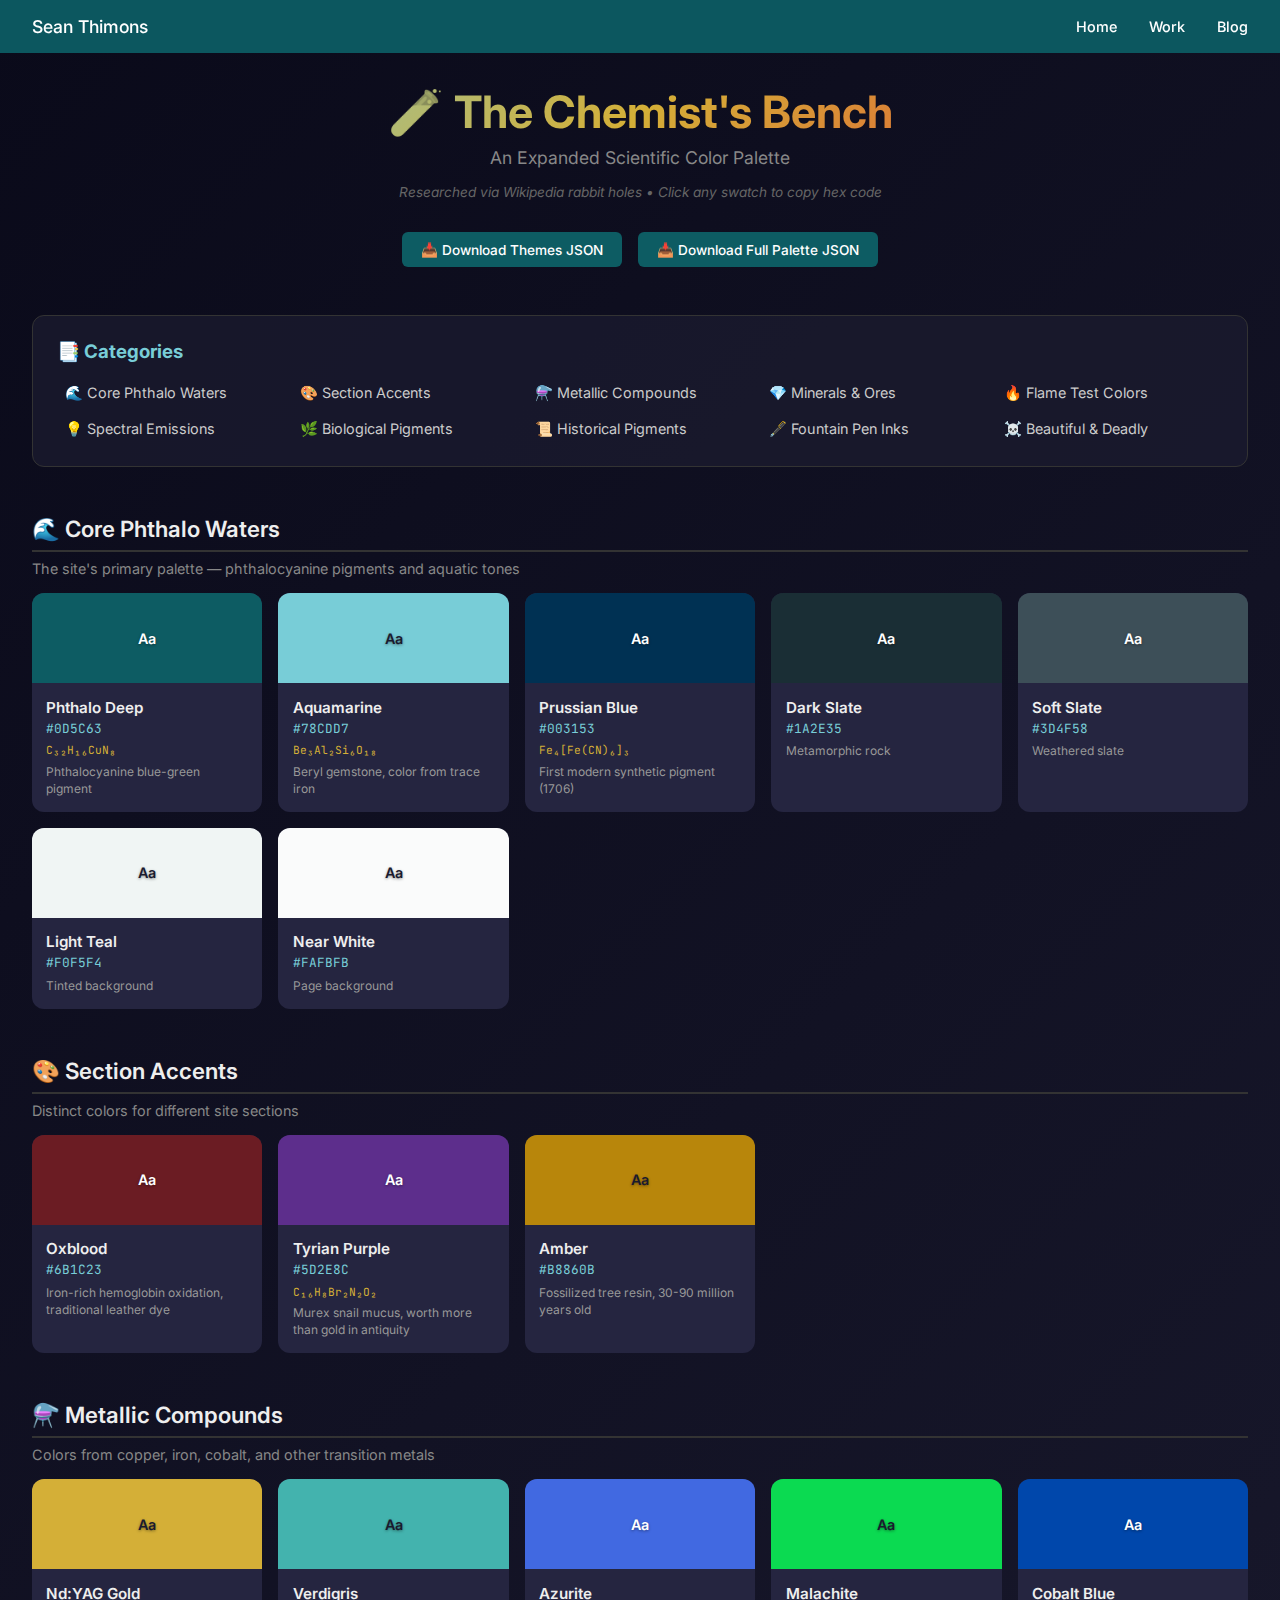
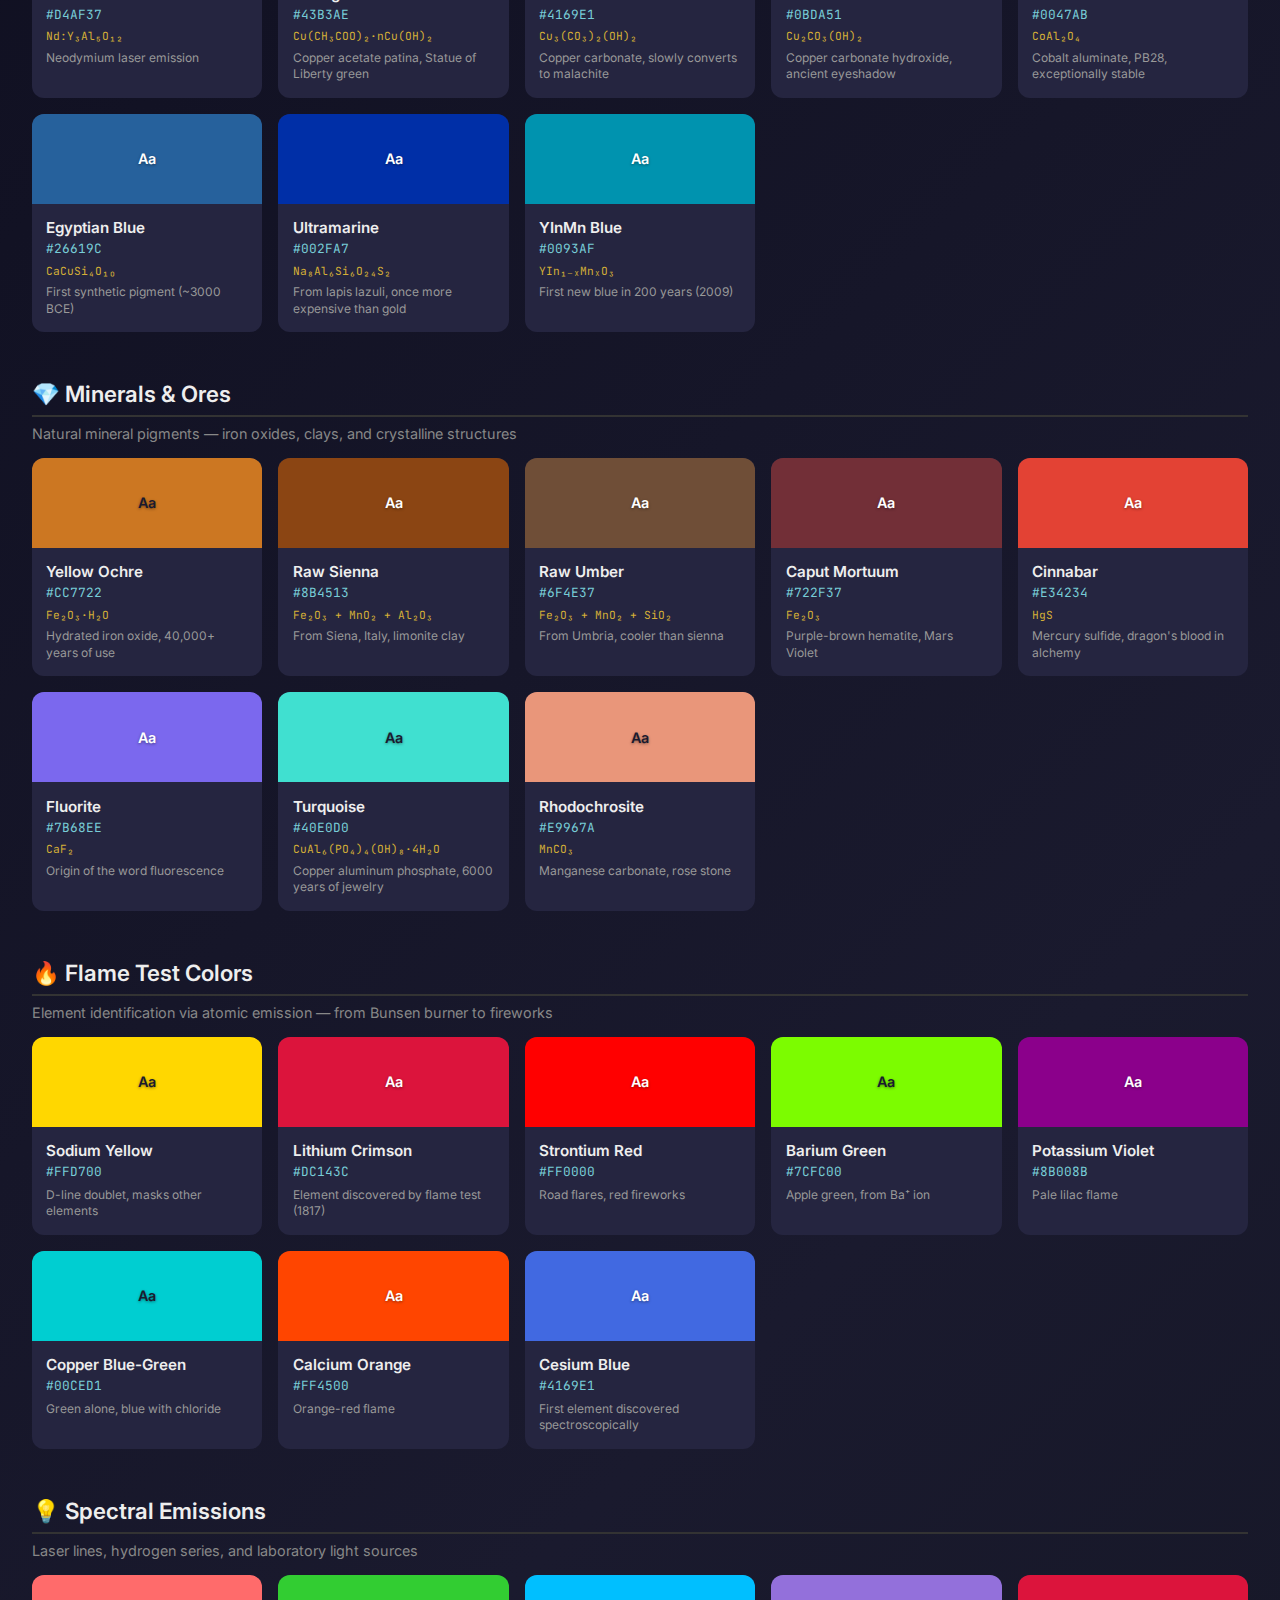
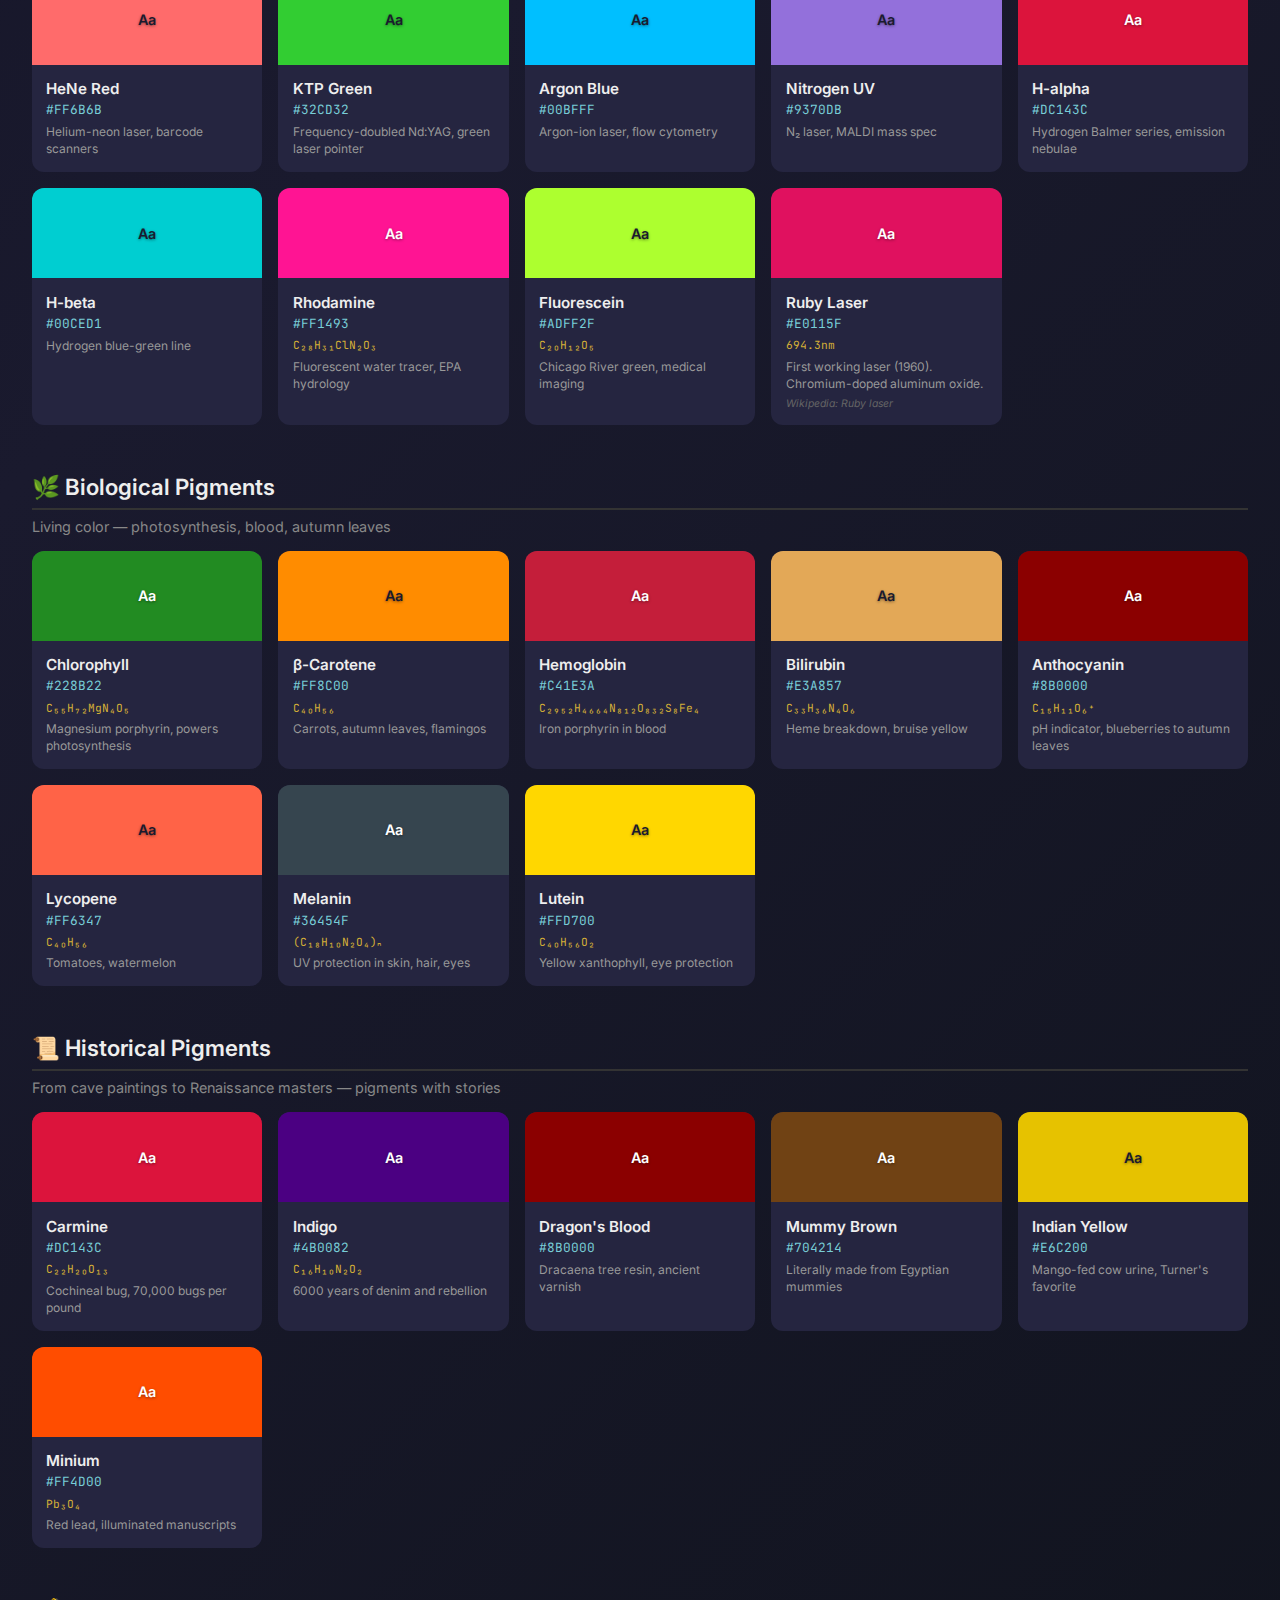
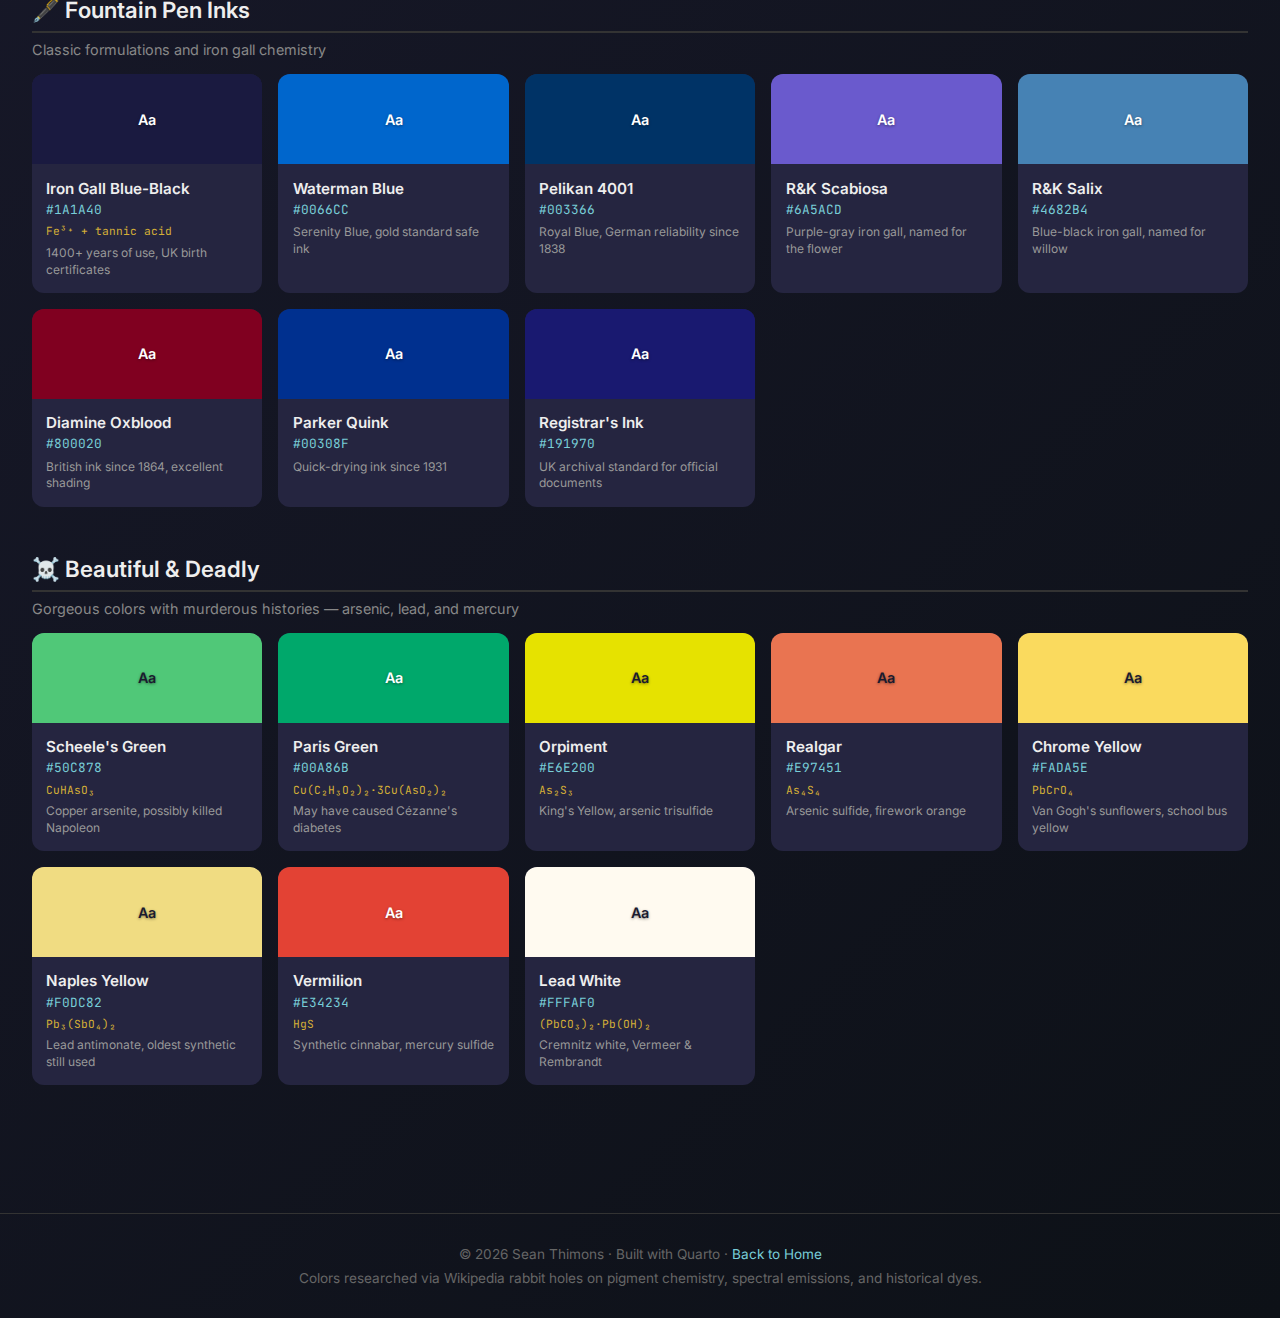
<file: color-palette.html>
<!DOCTYPE html>
<html lang="en">
<head>
  <meta charset="UTF-8">
  <meta name="viewport" content="width=device-width, initial-scale=1.0">
  <title>The Chemist's Bench - Color Palette | Sean Thimons</title>
  <meta name="description" content="A scientifically meaningful color palette derived from pigment chemistry, spectral emissions, minerals, and biological compounds.">
  <meta name="author" content="Sean Thimons">
  <link rel="icon" type="image/svg+xml" href="favicon.svg">
  <link href="https://fonts.googleapis.com/css2?family=Inter:wght@400;500;600;700&family=JetBrains+Mono:wght@400;500&display=swap" rel="stylesheet">
  <style>
    * { margin: 0; padding: 0; box-sizing: border-box; }
    
    body {
      font-family: 'Inter', -apple-system, sans-serif;
      background: linear-gradient(135deg, #0a0a1a 0%, #1a1a2e 50%, #0d1117 100%);
      color: #eee;
      min-height: 100vh;
    }
    
    .site-nav {
      background: rgba(13, 92, 99, 0.95);
      padding: 1rem 2rem;
      display: flex;
      justify-content: space-between;
      align-items: center;
      position: sticky;
      top: 0;
      z-index: 100;
      backdrop-filter: blur(10px);
    }
    
    .site-nav a {
      color: #fff;
      text-decoration: none;
      font-weight: 500;
      transition: color 0.2s;
    }
    
    .site-nav a:hover { color: #78CDD7; }
    
    .nav-links {
      display: flex;
      gap: 2rem;
    }
    
    .nav-links a { font-size: 0.9rem; }
    .site-title { font-size: 1.1rem; font-weight: 600; }
    
    main {
      padding: 2rem;
      max-width: 1400px;
      margin: 0 auto;
    }
    
    h1 {
      text-align: center;
      font-size: 2.8rem;
      margin-bottom: 0.5rem;
      background: linear-gradient(135deg, #78CDD7, #D4AF37, #E34234);
      -webkit-background-clip: text;
      -webkit-text-fill-color: transparent;
      background-clip: text;
    }
    
    .subtitle {
      text-align: center;
      color: #888;
      margin-bottom: 1rem;
      font-size: 1.1rem;
    }
    
    .research-note {
      text-align: center;
      color: #666;
      font-size: 0.85rem;
      margin-bottom: 2rem;
      font-style: italic;
    }
    
    .download-bar {
      display: flex;
      justify-content: center;
      gap: 1rem;
      margin-bottom: 3rem;
      flex-wrap: wrap;
    }
    
    .download-btn {
      background: #0D5C63;
      color: white;
      padding: 0.6rem 1.2rem;
      border-radius: 6px;
      text-decoration: none;
      font-size: 0.85rem;
      font-weight: 500;
      transition: background 0.2s, transform 0.2s;
      display: inline-flex;
      align-items: center;
      gap: 0.5rem;
    }
    
    .download-btn:hover {
      background: #43B3AE;
      transform: translateY(-2px);
    }
    
    .palette-section { margin-bottom: 3rem; }
    
    .section-title {
      font-size: 1.4rem;
      font-weight: 600;
      margin-bottom: 1rem;
      padding-bottom: 0.5rem;
      border-bottom: 2px solid #333;
      display: flex;
      align-items: center;
      gap: 0.5rem;
    }
    
    .section-desc {
      color: #888;
      font-size: 0.9rem;
      margin-bottom: 1rem;
      margin-top: -0.5rem;
    }
    
    .swatches {
      display: grid;
      grid-template-columns: repeat(auto-fill, minmax(220px, 1fr));
      gap: 1rem;
    }
    
    .swatch {
      border-radius: 12px;
      overflow: hidden;
      background: #252540;
      transition: transform 0.2s, box-shadow 0.2s;
      cursor: pointer;
    }
    
    .swatch:hover {
      transform: translateY(-4px);
      box-shadow: 0 8px 24px rgba(0,0,0,0.4);
    }
    
    .swatch-color {
      height: 90px;
      display: flex;
      align-items: center;
      justify-content: center;
      font-weight: 600;
      font-size: 0.9rem;
      text-shadow: 0 1px 3px rgba(0,0,0,0.4);
    }
    
    .swatch-info { padding: 0.9rem; }
    .swatch-name { font-weight: 600; font-size: 0.95rem; margin-bottom: 0.2rem; }
    .swatch-hex { font-family: 'JetBrains Mono', monospace; font-size: 0.8rem; color: #78CDD7; margin-bottom: 0.4rem; }
    .swatch-formula { font-family: 'JetBrains Mono', monospace; font-size: 0.7rem; color: #D4AF37; margin-bottom: 0.4rem; }
    .swatch-desc { font-size: 0.75rem; color: #999; line-height: 1.4; }
    .swatch-source { font-size: 0.65rem; color: #666; margin-top: 0.3rem; font-style: italic; }
    
    .copied-toast {
      position: fixed;
      bottom: 2rem;
      left: 50%;
      transform: translateX(-50%) translateY(100px);
      background: #0D5C63;
      color: white;
      padding: 1rem 2rem;
      border-radius: 8px;
      font-weight: 500;
      opacity: 0;
      transition: all 0.3s;
      z-index: 1000;
    }
    
    .copied-toast.show {
      transform: translateX(-50%) translateY(0);
      opacity: 1;
    }
    
    .toc {
      background: rgba(26, 26, 46, 0.8);
      border-radius: 12px;
      padding: 1.5rem;
      margin-bottom: 3rem;
      border: 1px solid #333;
    }
    
    .toc h3 { margin-bottom: 1rem; color: #78CDD7; }
    
    .toc-grid {
      display: grid;
      grid-template-columns: repeat(auto-fill, minmax(200px, 1fr));
      gap: 0.5rem;
    }
    
    .toc a {
      color: #ccc;
      text-decoration: none;
      font-size: 0.9rem;
      padding: 0.3rem 0.5rem;
      border-radius: 4px;
      transition: background 0.2s;
    }
    
    .toc a:hover { background: #333; color: #fff; }
    
    .site-footer {
      text-align: center;
      padding: 2rem;
      color: #666;
      font-size: 0.85rem;
      border-top: 1px solid #333;
      margin-top: 3rem;
    }
    
    .site-footer a { color: #78CDD7; text-decoration: none; }
    
    @media (max-width: 768px) {
      .nav-links { gap: 1rem; font-size: 0.8rem; }
      h1 { font-size: 2rem; }
      .swatches { grid-template-columns: repeat(auto-fill, minmax(160px, 1fr)); }
      .download-bar { flex-direction: column; align-items: center; }
    }
  </style>
</head>
<body>
  <nav class="site-nav">
    <a href="index.html" class="site-title">Sean Thimons</a>
    <div class="nav-links">
      <a href="index.html">Home</a>
      <a href="work.html">Work</a>
      <a href="blog.html">Blog</a>
    </div>
  </nav>

  <main>
    <h1>🧪 The Chemist's Bench</h1>
    <p class="subtitle">An Expanded Scientific Color Palette</p>
    <p class="research-note">Researched via Wikipedia rabbit holes • Click any swatch to copy hex code</p>
    
    <div class="download-bar">
      <a href="chemists-bench-themes.json" download class="download-btn">📥 Download Themes JSON</a>
      <a href="chemists-bench-palette.json" download class="download-btn">📥 Download Full Palette JSON</a>
    </div>
    
    <nav class="toc">
      <h3>📑 Categories</h3>
      <div class="toc-grid">
        <a href="#core">🌊 Core Phthalo Waters</a>
        <a href="#section_accents">🎨 Section Accents</a>
        <a href="#metallic_compounds">⚗️ Metallic Compounds</a>
        <a href="#minerals">💎 Minerals & Ores</a>
        <a href="#flame_test">🔥 Flame Test Colors</a>
        <a href="#spectral">💡 Spectral Emissions</a>
        <a href="#biological">🌿 Biological Pigments</a>
        <a href="#historical">📜 Historical Pigments</a>
        <a href="#fountain_pen_inks">🖋️ Fountain Pen Inks</a>
        <a href="#toxic_beautiful">☠️ Beautiful & Deadly</a>
      </div>
    </nav>

<!-- CORE PHTHALO WATERS -->
<div class="palette-section" id="core">
  <h2 class="section-title">🌊 Core Phthalo Waters</h2>
  <p class="section-desc">The site's primary palette — phthalocyanine pigments and aquatic tones</p>
  <div class="swatches">
    <div class="swatch" onclick="copyColor('#0D5C63')">
  <div class="swatch-color" style="background: #0D5C63; color: white;">Aa</div>
  <div class="swatch-info">
    <div class="swatch-name">Phthalo Deep</div>
    <div class="swatch-hex">#0D5C63</div>
    <div class="swatch-formula">C₃₂H₁₆CuN₈</div>
    <div class="swatch-desc">Phthalocyanine blue-green pigment</div>
    
  </div>
</div>
        <div class="swatch" onclick="copyColor('#78CDD7')">
  <div class="swatch-color" style="background: #78CDD7; color: #1a1a2e;">Aa</div>
  <div class="swatch-info">
    <div class="swatch-name">Aquamarine</div>
    <div class="swatch-hex">#78CDD7</div>
    <div class="swatch-formula">Be₃Al₂Si₆O₁₈</div>
    <div class="swatch-desc">Beryl gemstone, color from trace iron</div>
    
  </div>
</div>
        <div class="swatch" onclick="copyColor('#003153')">
  <div class="swatch-color" style="background: #003153; color: white;">Aa</div>
  <div class="swatch-info">
    <div class="swatch-name">Prussian Blue</div>
    <div class="swatch-hex">#003153</div>
    <div class="swatch-formula">Fe₄[Fe(CN)₆]₃</div>
    <div class="swatch-desc">First modern synthetic pigment (1706)</div>
    
  </div>
</div>
        <div class="swatch" onclick="copyColor('#1A2E35')">
  <div class="swatch-color" style="background: #1A2E35; color: white;">Aa</div>
  <div class="swatch-info">
    <div class="swatch-name">Dark Slate</div>
    <div class="swatch-hex">#1A2E35</div>
    
    <div class="swatch-desc">Metamorphic rock</div>
    
  </div>
</div>
        <div class="swatch" onclick="copyColor('#3D4F58')">
  <div class="swatch-color" style="background: #3D4F58; color: white;">Aa</div>
  <div class="swatch-info">
    <div class="swatch-name">Soft Slate</div>
    <div class="swatch-hex">#3D4F58</div>
    
    <div class="swatch-desc">Weathered slate</div>
    
  </div>
</div>
        <div class="swatch" onclick="copyColor('#F0F5F4')">
  <div class="swatch-color" style="background: #F0F5F4; color: #1a1a2e;">Aa</div>
  <div class="swatch-info">
    <div class="swatch-name">Light Teal</div>
    <div class="swatch-hex">#F0F5F4</div>
    
    <div class="swatch-desc">Tinted background</div>
    
  </div>
</div>
        <div class="swatch" onclick="copyColor('#FAFBFB')">
  <div class="swatch-color" style="background: #FAFBFB; color: #1a1a2e;">Aa</div>
  <div class="swatch-info">
    <div class="swatch-name">Near White</div>
    <div class="swatch-hex">#FAFBFB</div>
    
    <div class="swatch-desc">Page background</div>
    
  </div>
</div>
  </div>
</div>
<!-- SECTION ACCENTS -->
<div class="palette-section" id="section_accents">
  <h2 class="section-title">🎨 Section Accents</h2>
  <p class="section-desc">Distinct colors for different site sections</p>
  <div class="swatches">
    <div class="swatch" onclick="copyColor('#6B1C23')">
  <div class="swatch-color" style="background: #6B1C23; color: white;">Aa</div>
  <div class="swatch-info">
    <div class="swatch-name">Oxblood</div>
    <div class="swatch-hex">#6B1C23</div>
    
    <div class="swatch-desc">Iron-rich hemoglobin oxidation, traditional leather dye</div>
    
  </div>
</div>
        <div class="swatch" onclick="copyColor('#5D2E8C')">
  <div class="swatch-color" style="background: #5D2E8C; color: white;">Aa</div>
  <div class="swatch-info">
    <div class="swatch-name">Tyrian Purple</div>
    <div class="swatch-hex">#5D2E8C</div>
    <div class="swatch-formula">C₁₆H₈Br₂N₂O₂</div>
    <div class="swatch-desc">Murex snail mucus, worth more than gold in antiquity</div>
    
  </div>
</div>
        <div class="swatch" onclick="copyColor('#B8860B')">
  <div class="swatch-color" style="background: #B8860B; color: #1a1a2e;">Aa</div>
  <div class="swatch-info">
    <div class="swatch-name">Amber</div>
    <div class="swatch-hex">#B8860B</div>
    
    <div class="swatch-desc">Fossilized tree resin, 30-90 million years old</div>
    
  </div>
</div>
  </div>
</div>
<!-- METALLIC COMPOUNDS -->
<div class="palette-section" id="metallic_compounds">
  <h2 class="section-title">⚗️ Metallic Compounds</h2>
  <p class="section-desc">Colors from copper, iron, cobalt, and other transition metals</p>
  <div class="swatches">
    <div class="swatch" onclick="copyColor('#D4AF37')">
  <div class="swatch-color" style="background: #D4AF37; color: #1a1a2e;">Aa</div>
  <div class="swatch-info">
    <div class="swatch-name">Nd:YAG Gold</div>
    <div class="swatch-hex">#D4AF37</div>
    <div class="swatch-formula">Nd:Y₃Al₅O₁₂</div>
    <div class="swatch-desc">Neodymium laser emission</div>
    
  </div>
</div>
        <div class="swatch" onclick="copyColor('#43B3AE')">
  <div class="swatch-color" style="background: #43B3AE; color: #1a1a2e;">Aa</div>
  <div class="swatch-info">
    <div class="swatch-name">Verdigris</div>
    <div class="swatch-hex">#43B3AE</div>
    <div class="swatch-formula">Cu(CH₃COO)₂·nCu(OH)₂</div>
    <div class="swatch-desc">Copper acetate patina, Statue of Liberty green</div>
    
  </div>
</div>
        <div class="swatch" onclick="copyColor('#4169E1')">
  <div class="swatch-color" style="background: #4169E1; color: white;">Aa</div>
  <div class="swatch-info">
    <div class="swatch-name">Azurite</div>
    <div class="swatch-hex">#4169E1</div>
    <div class="swatch-formula">Cu₃(CO₃)₂(OH)₂</div>
    <div class="swatch-desc">Copper carbonate, slowly converts to malachite</div>
    
  </div>
</div>
        <div class="swatch" onclick="copyColor('#0BDA51')">
  <div class="swatch-color" style="background: #0BDA51; color: #1a1a2e;">Aa</div>
  <div class="swatch-info">
    <div class="swatch-name">Malachite</div>
    <div class="swatch-hex">#0BDA51</div>
    <div class="swatch-formula">Cu₂CO₃(OH)₂</div>
    <div class="swatch-desc">Copper carbonate hydroxide, ancient eyeshadow</div>
    
  </div>
</div>
        <div class="swatch" onclick="copyColor('#0047AB')">
  <div class="swatch-color" style="background: #0047AB; color: white;">Aa</div>
  <div class="swatch-info">
    <div class="swatch-name">Cobalt Blue</div>
    <div class="swatch-hex">#0047AB</div>
    <div class="swatch-formula">CoAl₂O₄</div>
    <div class="swatch-desc">Cobalt aluminate, PB28, exceptionally stable</div>
    
  </div>
</div>
        <div class="swatch" onclick="copyColor('#26619C')">
  <div class="swatch-color" style="background: #26619C; color: white;">Aa</div>
  <div class="swatch-info">
    <div class="swatch-name">Egyptian Blue</div>
    <div class="swatch-hex">#26619C</div>
    <div class="swatch-formula">CaCuSi₄O₁₀</div>
    <div class="swatch-desc">First synthetic pigment (~3000 BCE)</div>
    
  </div>
</div>
        <div class="swatch" onclick="copyColor('#002FA7')">
  <div class="swatch-color" style="background: #002FA7; color: white;">Aa</div>
  <div class="swatch-info">
    <div class="swatch-name">Ultramarine</div>
    <div class="swatch-hex">#002FA7</div>
    <div class="swatch-formula">Na₈Al₆Si₆O₂₄S₂</div>
    <div class="swatch-desc">From lapis lazuli, once more expensive than gold</div>
    
  </div>
</div>
        <div class="swatch" onclick="copyColor('#0093AF')">
  <div class="swatch-color" style="background: #0093AF; color: white;">Aa</div>
  <div class="swatch-info">
    <div class="swatch-name">YInMn Blue</div>
    <div class="swatch-hex">#0093AF</div>
    <div class="swatch-formula">YIn₁₋ₓMnₓO₃</div>
    <div class="swatch-desc">First new blue in 200 years (2009)</div>
    
  </div>
</div>
  </div>
</div>
<!-- MINERALS & ORES -->
<div class="palette-section" id="minerals">
  <h2 class="section-title">💎 Minerals & Ores</h2>
  <p class="section-desc">Natural mineral pigments — iron oxides, clays, and crystalline structures</p>
  <div class="swatches">
    <div class="swatch" onclick="copyColor('#CC7722')">
  <div class="swatch-color" style="background: #CC7722; color: #1a1a2e;">Aa</div>
  <div class="swatch-info">
    <div class="swatch-name">Yellow Ochre</div>
    <div class="swatch-hex">#CC7722</div>
    <div class="swatch-formula">Fe₂O₃·H₂O</div>
    <div class="swatch-desc">Hydrated iron oxide, 40,000+ years of use</div>
    
  </div>
</div>
        <div class="swatch" onclick="copyColor('#8B4513')">
  <div class="swatch-color" style="background: #8B4513; color: white;">Aa</div>
  <div class="swatch-info">
    <div class="swatch-name">Raw Sienna</div>
    <div class="swatch-hex">#8B4513</div>
    <div class="swatch-formula">Fe₂O₃ + MnO₂ + Al₂O₃</div>
    <div class="swatch-desc">From Siena, Italy, limonite clay</div>
    
  </div>
</div>
        <div class="swatch" onclick="copyColor('#6F4E37')">
  <div class="swatch-color" style="background: #6F4E37; color: white;">Aa</div>
  <div class="swatch-info">
    <div class="swatch-name">Raw Umber</div>
    <div class="swatch-hex">#6F4E37</div>
    <div class="swatch-formula">Fe₂O₃ + MnO₂ + SiO₂</div>
    <div class="swatch-desc">From Umbria, cooler than sienna</div>
    
  </div>
</div>
        <div class="swatch" onclick="copyColor('#722F37')">
  <div class="swatch-color" style="background: #722F37; color: white;">Aa</div>
  <div class="swatch-info">
    <div class="swatch-name">Caput Mortuum</div>
    <div class="swatch-hex">#722F37</div>
    <div class="swatch-formula">Fe₂O₃</div>
    <div class="swatch-desc">Purple-brown hematite, Mars Violet</div>
    
  </div>
</div>
        <div class="swatch" onclick="copyColor('#E34234')">
  <div class="swatch-color" style="background: #E34234; color: white;">Aa</div>
  <div class="swatch-info">
    <div class="swatch-name">Cinnabar</div>
    <div class="swatch-hex">#E34234</div>
    <div class="swatch-formula">HgS</div>
    <div class="swatch-desc">Mercury sulfide, dragon's blood in alchemy</div>
    
  </div>
</div>
        <div class="swatch" onclick="copyColor('#7B68EE')">
  <div class="swatch-color" style="background: #7B68EE; color: white;">Aa</div>
  <div class="swatch-info">
    <div class="swatch-name">Fluorite</div>
    <div class="swatch-hex">#7B68EE</div>
    <div class="swatch-formula">CaF₂</div>
    <div class="swatch-desc">Origin of the word fluorescence</div>
    
  </div>
</div>
        <div class="swatch" onclick="copyColor('#40E0D0')">
  <div class="swatch-color" style="background: #40E0D0; color: #1a1a2e;">Aa</div>
  <div class="swatch-info">
    <div class="swatch-name">Turquoise</div>
    <div class="swatch-hex">#40E0D0</div>
    <div class="swatch-formula">CuAl₆(PO₄)₄(OH)₈·4H₂O</div>
    <div class="swatch-desc">Copper aluminum phosphate, 6000 years of jewelry</div>
    
  </div>
</div>
        <div class="swatch" onclick="copyColor('#E9967A')">
  <div class="swatch-color" style="background: #E9967A; color: #1a1a2e;">Aa</div>
  <div class="swatch-info">
    <div class="swatch-name">Rhodochrosite</div>
    <div class="swatch-hex">#E9967A</div>
    <div class="swatch-formula">MnCO₃</div>
    <div class="swatch-desc">Manganese carbonate, rose stone</div>
    
  </div>
</div>
  </div>
</div>
<!-- FLAME TEST COLORS -->
<div class="palette-section" id="flame_test">
  <h2 class="section-title">🔥 Flame Test Colors</h2>
  <p class="section-desc">Element identification via atomic emission — from Bunsen burner to fireworks</p>
  <div class="swatches">
    <div class="swatch" onclick="copyColor('#FFD700')">
  <div class="swatch-color" style="background: #FFD700; color: #1a1a2e;">Aa</div>
  <div class="swatch-info">
    <div class="swatch-name">Sodium Yellow</div>
    <div class="swatch-hex">#FFD700</div>
    
    <div class="swatch-desc">D-line doublet, masks other elements</div>
    
  </div>
</div>
        <div class="swatch" onclick="copyColor('#DC143C')">
  <div class="swatch-color" style="background: #DC143C; color: white;">Aa</div>
  <div class="swatch-info">
    <div class="swatch-name">Lithium Crimson</div>
    <div class="swatch-hex">#DC143C</div>
    
    <div class="swatch-desc">Element discovered by flame test (1817)</div>
    
  </div>
</div>
        <div class="swatch" onclick="copyColor('#FF0000')">
  <div class="swatch-color" style="background: #FF0000; color: white;">Aa</div>
  <div class="swatch-info">
    <div class="swatch-name">Strontium Red</div>
    <div class="swatch-hex">#FF0000</div>
    
    <div class="swatch-desc">Road flares, red fireworks</div>
    
  </div>
</div>
        <div class="swatch" onclick="copyColor('#7CFC00')">
  <div class="swatch-color" style="background: #7CFC00; color: #1a1a2e;">Aa</div>
  <div class="swatch-info">
    <div class="swatch-name">Barium Green</div>
    <div class="swatch-hex">#7CFC00</div>
    
    <div class="swatch-desc">Apple green, from Ba⁺ ion</div>
    
  </div>
</div>
        <div class="swatch" onclick="copyColor('#8B008B')">
  <div class="swatch-color" style="background: #8B008B; color: white;">Aa</div>
  <div class="swatch-info">
    <div class="swatch-name">Potassium Violet</div>
    <div class="swatch-hex">#8B008B</div>
    
    <div class="swatch-desc">Pale lilac flame</div>
    
  </div>
</div>
        <div class="swatch" onclick="copyColor('#00CED1')">
  <div class="swatch-color" style="background: #00CED1; color: #1a1a2e;">Aa</div>
  <div class="swatch-info">
    <div class="swatch-name">Copper Blue-Green</div>
    <div class="swatch-hex">#00CED1</div>
    
    <div class="swatch-desc">Green alone, blue with chloride</div>
    
  </div>
</div>
        <div class="swatch" onclick="copyColor('#FF4500')">
  <div class="swatch-color" style="background: #FF4500; color: white;">Aa</div>
  <div class="swatch-info">
    <div class="swatch-name">Calcium Orange</div>
    <div class="swatch-hex">#FF4500</div>
    
    <div class="swatch-desc">Orange-red flame</div>
    
  </div>
</div>
        <div class="swatch" onclick="copyColor('#4169E1')">
  <div class="swatch-color" style="background: #4169E1; color: white;">Aa</div>
  <div class="swatch-info">
    <div class="swatch-name">Cesium Blue</div>
    <div class="swatch-hex">#4169E1</div>
    
    <div class="swatch-desc">First element discovered spectroscopically</div>
    
  </div>
</div>
  </div>
</div>
<!-- SPECTRAL EMISSIONS -->
<div class="palette-section" id="spectral">
  <h2 class="section-title">💡 Spectral Emissions</h2>
  <p class="section-desc">Laser lines, hydrogen series, and laboratory light sources</p>
  <div class="swatches">
    <div class="swatch" onclick="copyColor('#FF6B6B')">
  <div class="swatch-color" style="background: #FF6B6B; color: #1a1a2e;">Aa</div>
  <div class="swatch-info">
    <div class="swatch-name">HeNe Red</div>
    <div class="swatch-hex">#FF6B6B</div>
    
    <div class="swatch-desc">Helium-neon laser, barcode scanners</div>
    
  </div>
</div>
        <div class="swatch" onclick="copyColor('#32CD32')">
  <div class="swatch-color" style="background: #32CD32; color: #1a1a2e;">Aa</div>
  <div class="swatch-info">
    <div class="swatch-name">KTP Green</div>
    <div class="swatch-hex">#32CD32</div>
    
    <div class="swatch-desc">Frequency-doubled Nd:YAG, green laser pointer</div>
    
  </div>
</div>
        <div class="swatch" onclick="copyColor('#00BFFF')">
  <div class="swatch-color" style="background: #00BFFF; color: #1a1a2e;">Aa</div>
  <div class="swatch-info">
    <div class="swatch-name">Argon Blue</div>
    <div class="swatch-hex">#00BFFF</div>
    
    <div class="swatch-desc">Argon-ion laser, flow cytometry</div>
    
  </div>
</div>
        <div class="swatch" onclick="copyColor('#9370DB')">
  <div class="swatch-color" style="background: #9370DB; color: #1a1a2e;">Aa</div>
  <div class="swatch-info">
    <div class="swatch-name">Nitrogen UV</div>
    <div class="swatch-hex">#9370DB</div>
    
    <div class="swatch-desc">N₂ laser, MALDI mass spec</div>
    
  </div>
</div>
        <div class="swatch" onclick="copyColor('#DC143C')">
  <div class="swatch-color" style="background: #DC143C; color: white;">Aa</div>
  <div class="swatch-info">
    <div class="swatch-name">H-alpha</div>
    <div class="swatch-hex">#DC143C</div>
    
    <div class="swatch-desc">Hydrogen Balmer series, emission nebulae</div>
    
  </div>
</div>
        <div class="swatch" onclick="copyColor('#00CED1')">
  <div class="swatch-color" style="background: #00CED1; color: #1a1a2e;">Aa</div>
  <div class="swatch-info">
    <div class="swatch-name">H-beta</div>
    <div class="swatch-hex">#00CED1</div>
    
    <div class="swatch-desc">Hydrogen blue-green line</div>
    
  </div>
</div>
        <div class="swatch" onclick="copyColor('#FF1493')">
  <div class="swatch-color" style="background: #FF1493; color: white;">Aa</div>
  <div class="swatch-info">
    <div class="swatch-name">Rhodamine</div>
    <div class="swatch-hex">#FF1493</div>
    <div class="swatch-formula">C₂₈H₃₁ClN₂O₃</div>
    <div class="swatch-desc">Fluorescent water tracer, EPA hydrology</div>
    
  </div>
</div>
        <div class="swatch" onclick="copyColor('#ADFF2F')">
  <div class="swatch-color" style="background: #ADFF2F; color: #1a1a2e;">Aa</div>
  <div class="swatch-info">
    <div class="swatch-name">Fluorescein</div>
    <div class="swatch-hex">#ADFF2F</div>
    <div class="swatch-formula">C₂₀H₁₂O₅</div>
    <div class="swatch-desc">Chicago River green, medical imaging</div>
    
  </div>
</div>
        <div class="swatch" onclick="copyColor('#E0115F')">
  <div class="swatch-color" style="background: #E0115F; color: white;">Aa</div>
  <div class="swatch-info">
    <div class="swatch-name">Ruby Laser</div>
    <div class="swatch-hex">#E0115F</div>
    <div class="swatch-formula">694.3nm</div>
    <div class="swatch-desc">First working laser (1960). Chromium-doped aluminum oxide.</div>
    <div class="swatch-source">Wikipedia: Ruby laser</div>
  </div>
</div>
  </div>
</div>
<!-- BIOLOGICAL PIGMENTS -->
<div class="palette-section" id="biological">
  <h2 class="section-title">🌿 Biological Pigments</h2>
  <p class="section-desc">Living color — photosynthesis, blood, autumn leaves</p>
  <div class="swatches">
    <div class="swatch" onclick="copyColor('#228B22')">
  <div class="swatch-color" style="background: #228B22; color: white;">Aa</div>
  <div class="swatch-info">
    <div class="swatch-name">Chlorophyll</div>
    <div class="swatch-hex">#228B22</div>
    <div class="swatch-formula">C₅₅H₇₂MgN₄O₅</div>
    <div class="swatch-desc">Magnesium porphyrin, powers photosynthesis</div>
    
  </div>
</div>
        <div class="swatch" onclick="copyColor('#FF8C00')">
  <div class="swatch-color" style="background: #FF8C00; color: #1a1a2e;">Aa</div>
  <div class="swatch-info">
    <div class="swatch-name">β-Carotene</div>
    <div class="swatch-hex">#FF8C00</div>
    <div class="swatch-formula">C₄₀H₅₆</div>
    <div class="swatch-desc">Carrots, autumn leaves, flamingos</div>
    
  </div>
</div>
        <div class="swatch" onclick="copyColor('#C41E3A')">
  <div class="swatch-color" style="background: #C41E3A; color: white;">Aa</div>
  <div class="swatch-info">
    <div class="swatch-name">Hemoglobin</div>
    <div class="swatch-hex">#C41E3A</div>
    <div class="swatch-formula">C₂₉₅₂H₄₆₆₄N₈₁₂O₈₃₂S₈Fe₄</div>
    <div class="swatch-desc">Iron porphyrin in blood</div>
    
  </div>
</div>
        <div class="swatch" onclick="copyColor('#E3A857')">
  <div class="swatch-color" style="background: #E3A857; color: #1a1a2e;">Aa</div>
  <div class="swatch-info">
    <div class="swatch-name">Bilirubin</div>
    <div class="swatch-hex">#E3A857</div>
    <div class="swatch-formula">C₃₃H₃₆N₄O₆</div>
    <div class="swatch-desc">Heme breakdown, bruise yellow</div>
    
  </div>
</div>
        <div class="swatch" onclick="copyColor('#8B0000')">
  <div class="swatch-color" style="background: #8B0000; color: white;">Aa</div>
  <div class="swatch-info">
    <div class="swatch-name">Anthocyanin</div>
    <div class="swatch-hex">#8B0000</div>
    <div class="swatch-formula">C₁₅H₁₁O₆⁺</div>
    <div class="swatch-desc">pH indicator, blueberries to autumn leaves</div>
    
  </div>
</div>
        <div class="swatch" onclick="copyColor('#FF6347')">
  <div class="swatch-color" style="background: #FF6347; color: #1a1a2e;">Aa</div>
  <div class="swatch-info">
    <div class="swatch-name">Lycopene</div>
    <div class="swatch-hex">#FF6347</div>
    <div class="swatch-formula">C₄₀H₅₆</div>
    <div class="swatch-desc">Tomatoes, watermelon</div>
    
  </div>
</div>
        <div class="swatch" onclick="copyColor('#36454F')">
  <div class="swatch-color" style="background: #36454F; color: white;">Aa</div>
  <div class="swatch-info">
    <div class="swatch-name">Melanin</div>
    <div class="swatch-hex">#36454F</div>
    <div class="swatch-formula">(C₁₈H₁₀N₂O₄)ₙ</div>
    <div class="swatch-desc">UV protection in skin, hair, eyes</div>
    
  </div>
</div>
        <div class="swatch" onclick="copyColor('#FFD700')">
  <div class="swatch-color" style="background: #FFD700; color: #1a1a2e;">Aa</div>
  <div class="swatch-info">
    <div class="swatch-name">Lutein</div>
    <div class="swatch-hex">#FFD700</div>
    <div class="swatch-formula">C₄₀H₅₆O₂</div>
    <div class="swatch-desc">Yellow xanthophyll, eye protection</div>
    
  </div>
</div>
  </div>
</div>
<!-- HISTORICAL PIGMENTS -->
<div class="palette-section" id="historical">
  <h2 class="section-title">📜 Historical Pigments</h2>
  <p class="section-desc">From cave paintings to Renaissance masters — pigments with stories</p>
  <div class="swatches">
    <div class="swatch" onclick="copyColor('#DC143C')">
  <div class="swatch-color" style="background: #DC143C; color: white;">Aa</div>
  <div class="swatch-info">
    <div class="swatch-name">Carmine</div>
    <div class="swatch-hex">#DC143C</div>
    <div class="swatch-formula">C₂₂H₂₀O₁₃</div>
    <div class="swatch-desc">Cochineal bug, 70,000 bugs per pound</div>
    
  </div>
</div>
        <div class="swatch" onclick="copyColor('#4B0082')">
  <div class="swatch-color" style="background: #4B0082; color: white;">Aa</div>
  <div class="swatch-info">
    <div class="swatch-name">Indigo</div>
    <div class="swatch-hex">#4B0082</div>
    <div class="swatch-formula">C₁₆H₁₀N₂O₂</div>
    <div class="swatch-desc">6000 years of denim and rebellion</div>
    
  </div>
</div>
        <div class="swatch" onclick="copyColor('#8B0000')">
  <div class="swatch-color" style="background: #8B0000; color: white;">Aa</div>
  <div class="swatch-info">
    <div class="swatch-name">Dragon's Blood</div>
    <div class="swatch-hex">#8B0000</div>
    
    <div class="swatch-desc">Dracaena tree resin, ancient varnish</div>
    
  </div>
</div>
        <div class="swatch" onclick="copyColor('#704214')">
  <div class="swatch-color" style="background: #704214; color: white;">Aa</div>
  <div class="swatch-info">
    <div class="swatch-name">Mummy Brown</div>
    <div class="swatch-hex">#704214</div>
    
    <div class="swatch-desc">Literally made from Egyptian mummies</div>
    
  </div>
</div>
        <div class="swatch" onclick="copyColor('#E6C200')">
  <div class="swatch-color" style="background: #E6C200; color: #1a1a2e;">Aa</div>
  <div class="swatch-info">
    <div class="swatch-name">Indian Yellow</div>
    <div class="swatch-hex">#E6C200</div>
    
    <div class="swatch-desc">Mango-fed cow urine, Turner's favorite</div>
    
  </div>
</div>
        <div class="swatch" onclick="copyColor('#FF4D00')">
  <div class="swatch-color" style="background: #FF4D00; color: white;">Aa</div>
  <div class="swatch-info">
    <div class="swatch-name">Minium</div>
    <div class="swatch-hex">#FF4D00</div>
    <div class="swatch-formula">Pb₃O₄</div>
    <div class="swatch-desc">Red lead, illuminated manuscripts</div>
    
  </div>
</div>
  </div>
</div>
<!-- FOUNTAIN PEN INKS -->
<div class="palette-section" id="fountain_pen_inks">
  <h2 class="section-title">🖋️ Fountain Pen Inks</h2>
  <p class="section-desc">Classic formulations and iron gall chemistry</p>
  <div class="swatches">
    <div class="swatch" onclick="copyColor('#1A1A40')">
  <div class="swatch-color" style="background: #1A1A40; color: white;">Aa</div>
  <div class="swatch-info">
    <div class="swatch-name">Iron Gall Blue-Black</div>
    <div class="swatch-hex">#1A1A40</div>
    <div class="swatch-formula">Fe³⁺ + tannic acid</div>
    <div class="swatch-desc">1400+ years of use, UK birth certificates</div>
    
  </div>
</div>
        <div class="swatch" onclick="copyColor('#0066CC')">
  <div class="swatch-color" style="background: #0066CC; color: white;">Aa</div>
  <div class="swatch-info">
    <div class="swatch-name">Waterman Blue</div>
    <div class="swatch-hex">#0066CC</div>
    
    <div class="swatch-desc">Serenity Blue, gold standard safe ink</div>
    
  </div>
</div>
        <div class="swatch" onclick="copyColor('#003366')">
  <div class="swatch-color" style="background: #003366; color: white;">Aa</div>
  <div class="swatch-info">
    <div class="swatch-name">Pelikan 4001</div>
    <div class="swatch-hex">#003366</div>
    
    <div class="swatch-desc">Royal Blue, German reliability since 1838</div>
    
  </div>
</div>
        <div class="swatch" onclick="copyColor('#6A5ACD')">
  <div class="swatch-color" style="background: #6A5ACD; color: white;">Aa</div>
  <div class="swatch-info">
    <div class="swatch-name">R&K Scabiosa</div>
    <div class="swatch-hex">#6A5ACD</div>
    
    <div class="swatch-desc">Purple-gray iron gall, named for the flower</div>
    
  </div>
</div>
        <div class="swatch" onclick="copyColor('#4682B4')">
  <div class="swatch-color" style="background: #4682B4; color: white;">Aa</div>
  <div class="swatch-info">
    <div class="swatch-name">R&K Salix</div>
    <div class="swatch-hex">#4682B4</div>
    
    <div class="swatch-desc">Blue-black iron gall, named for willow</div>
    
  </div>
</div>
        <div class="swatch" onclick="copyColor('#800020')">
  <div class="swatch-color" style="background: #800020; color: white;">Aa</div>
  <div class="swatch-info">
    <div class="swatch-name">Diamine Oxblood</div>
    <div class="swatch-hex">#800020</div>
    
    <div class="swatch-desc">British ink since 1864, excellent shading</div>
    
  </div>
</div>
        <div class="swatch" onclick="copyColor('#00308F')">
  <div class="swatch-color" style="background: #00308F; color: white;">Aa</div>
  <div class="swatch-info">
    <div class="swatch-name">Parker Quink</div>
    <div class="swatch-hex">#00308F</div>
    
    <div class="swatch-desc">Quick-drying ink since 1931</div>
    
  </div>
</div>
        <div class="swatch" onclick="copyColor('#191970')">
  <div class="swatch-color" style="background: #191970; color: white;">Aa</div>
  <div class="swatch-info">
    <div class="swatch-name">Registrar's Ink</div>
    <div class="swatch-hex">#191970</div>
    
    <div class="swatch-desc">UK archival standard for official documents</div>
    
  </div>
</div>
  </div>
</div>
<!-- BEAUTIFUL & DEADLY -->
<div class="palette-section" id="toxic_beautiful">
  <h2 class="section-title">☠️ Beautiful & Deadly</h2>
  <p class="section-desc">Gorgeous colors with murderous histories — arsenic, lead, and mercury</p>
  <div class="swatches">
    <div class="swatch" onclick="copyColor('#50C878')">
  <div class="swatch-color" style="background: #50C878; color: #1a1a2e;">Aa</div>
  <div class="swatch-info">
    <div class="swatch-name">Scheele's Green</div>
    <div class="swatch-hex">#50C878</div>
    <div class="swatch-formula">CuHAsO₃</div>
    <div class="swatch-desc">Copper arsenite, possibly killed Napoleon</div>
    
  </div>
</div>
        <div class="swatch" onclick="copyColor('#00A86B')">
  <div class="swatch-color" style="background: #00A86B; color: white;">Aa</div>
  <div class="swatch-info">
    <div class="swatch-name">Paris Green</div>
    <div class="swatch-hex">#00A86B</div>
    <div class="swatch-formula">Cu(C₂H₃O₂)₂·3Cu(AsO₂)₂</div>
    <div class="swatch-desc">May have caused Cézanne's diabetes</div>
    
  </div>
</div>
        <div class="swatch" onclick="copyColor('#E6E200')">
  <div class="swatch-color" style="background: #E6E200; color: #1a1a2e;">Aa</div>
  <div class="swatch-info">
    <div class="swatch-name">Orpiment</div>
    <div class="swatch-hex">#E6E200</div>
    <div class="swatch-formula">As₂S₃</div>
    <div class="swatch-desc">King's Yellow, arsenic trisulfide</div>
    
  </div>
</div>
        <div class="swatch" onclick="copyColor('#E97451')">
  <div class="swatch-color" style="background: #E97451; color: #1a1a2e;">Aa</div>
  <div class="swatch-info">
    <div class="swatch-name">Realgar</div>
    <div class="swatch-hex">#E97451</div>
    <div class="swatch-formula">As₄S₄</div>
    <div class="swatch-desc">Arsenic sulfide, firework orange</div>
    
  </div>
</div>
        <div class="swatch" onclick="copyColor('#FADA5E')">
  <div class="swatch-color" style="background: #FADA5E; color: #1a1a2e;">Aa</div>
  <div class="swatch-info">
    <div class="swatch-name">Chrome Yellow</div>
    <div class="swatch-hex">#FADA5E</div>
    <div class="swatch-formula">PbCrO₄</div>
    <div class="swatch-desc">Van Gogh's sunflowers, school bus yellow</div>
    
  </div>
</div>
        <div class="swatch" onclick="copyColor('#F0DC82')">
  <div class="swatch-color" style="background: #F0DC82; color: #1a1a2e;">Aa</div>
  <div class="swatch-info">
    <div class="swatch-name">Naples Yellow</div>
    <div class="swatch-hex">#F0DC82</div>
    <div class="swatch-formula">Pb₃(SbO₄)₂</div>
    <div class="swatch-desc">Lead antimonate, oldest synthetic still used</div>
    
  </div>
</div>
        <div class="swatch" onclick="copyColor('#E34234')">
  <div class="swatch-color" style="background: #E34234; color: white;">Aa</div>
  <div class="swatch-info">
    <div class="swatch-name">Vermilion</div>
    <div class="swatch-hex">#E34234</div>
    <div class="swatch-formula">HgS</div>
    <div class="swatch-desc">Synthetic cinnabar, mercury sulfide</div>
    
  </div>
</div>
        <div class="swatch" onclick="copyColor('#FFFAF0')">
  <div class="swatch-color" style="background: #FFFAF0; color: #1a1a2e;">Aa</div>
  <div class="swatch-info">
    <div class="swatch-name">Lead White</div>
    <div class="swatch-hex">#FFFAF0</div>
    <div class="swatch-formula">(PbCO₃)₂·Pb(OH)₂</div>
    <div class="swatch-desc">Cremnitz white, Vermeer & Rembrandt</div>
    
  </div>
</div>
  </div>
</div>
  </main>

  <footer class="site-footer">
    <p>© 2026 Sean Thimons · Built with Quarto · <a href="index.html">Back to Home</a></p>
    <p style="margin-top: 0.5rem;">Colors researched via Wikipedia rabbit holes on pigment chemistry, spectral emissions, and historical dyes.</p>
  </footer>

  <div class="copied-toast" id="toast">Copied!</div>
  
  <script>
    function copyColor(hex) {
      navigator.clipboard.writeText(hex).then(() => {
        const toast = document.getElementById('toast');
        toast.textContent = `Copied ${hex}`;
        toast.classList.add('show');
        setTimeout(() => toast.classList.remove('show'), 1500);
      });
    }
  </script>
</body>
</html>
</file>
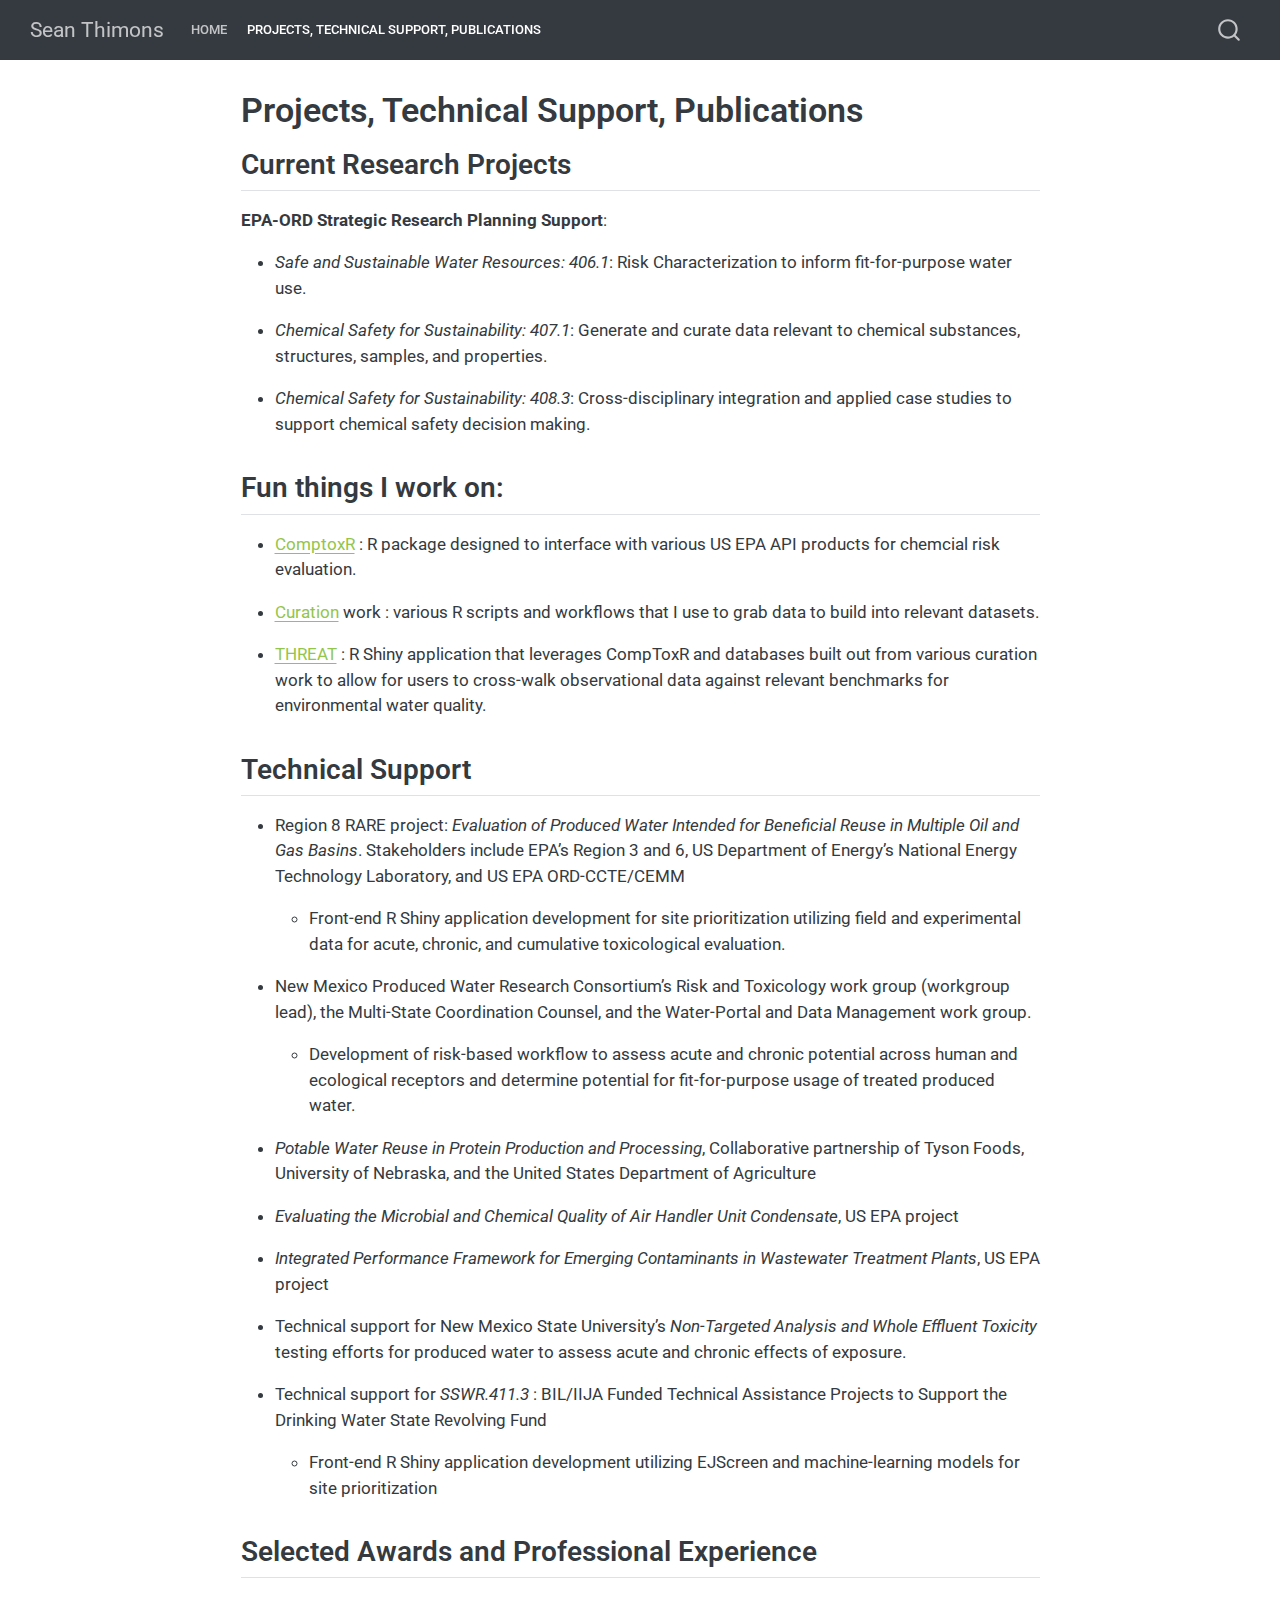
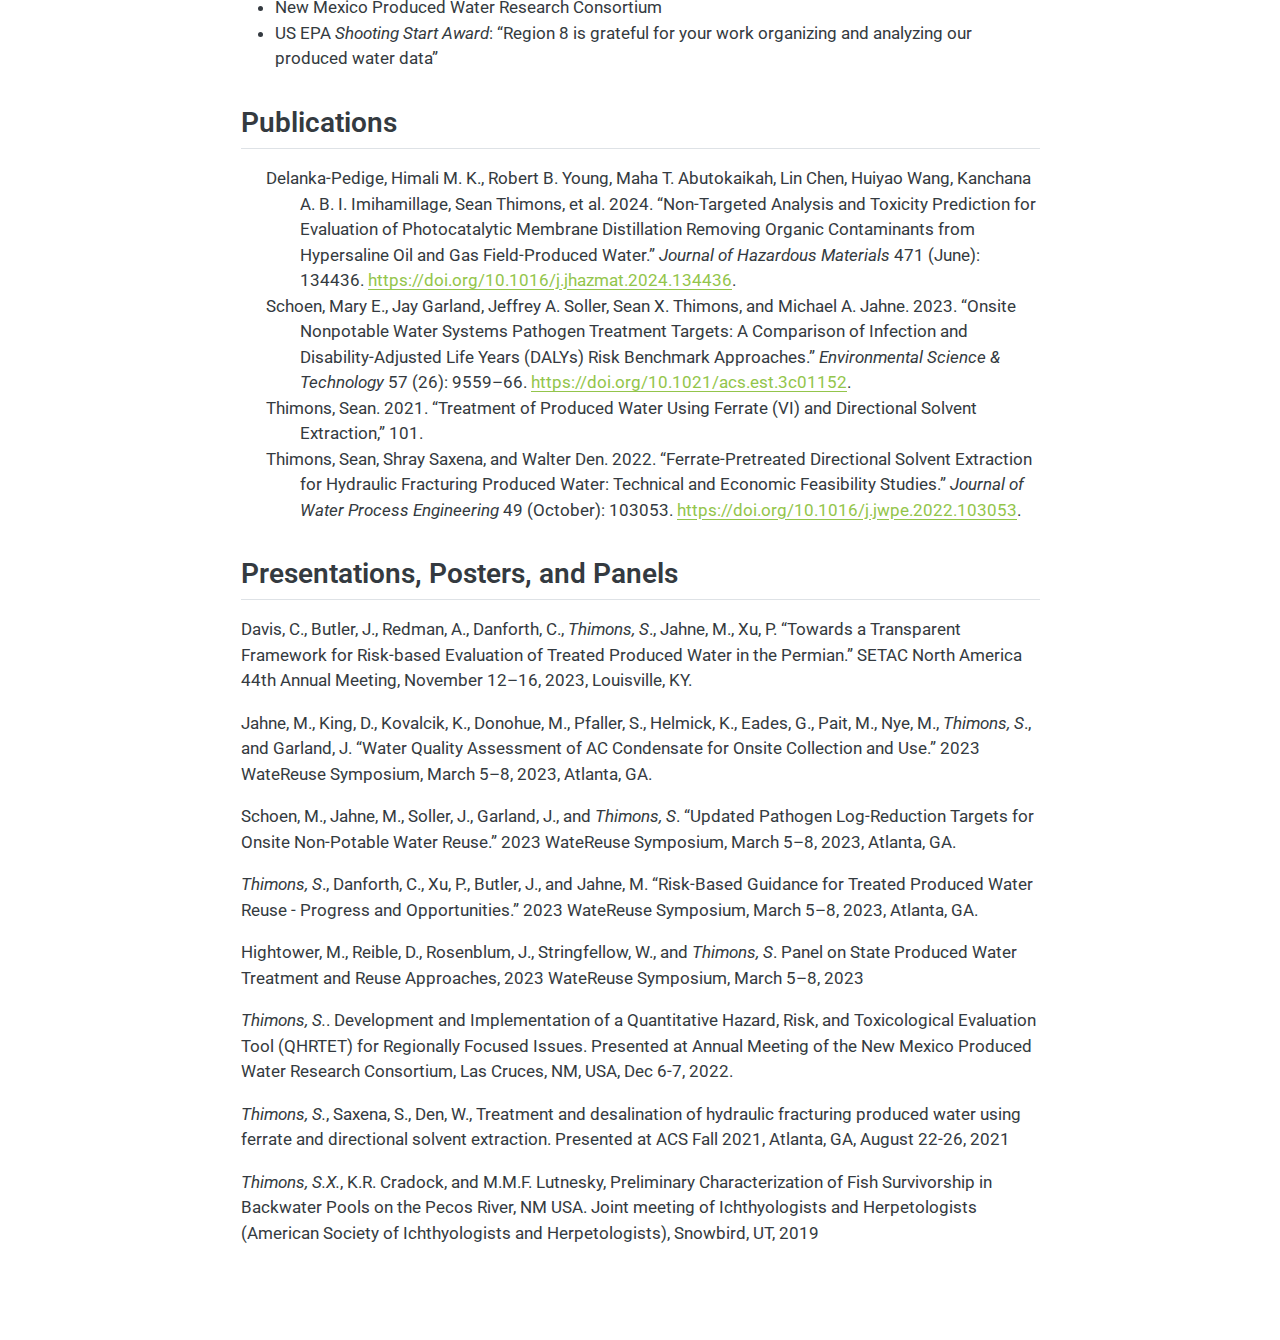
<file: docs/projects.html>
<!DOCTYPE html>
<html xmlns="http://www.w3.org/1999/xhtml" lang="en" xml:lang="en"><head>

<meta charset="utf-8">
<meta name="generator" content="quarto-1.5.57">

<meta name="viewport" content="width=device-width, initial-scale=1.0, user-scalable=yes">


<title>Projects, Technical Support, Publications – Sean Thimons</title>
<style>
code{white-space: pre-wrap;}
span.smallcaps{font-variant: small-caps;}
div.columns{display: flex; gap: min(4vw, 1.5em);}
div.column{flex: auto; overflow-x: auto;}
div.hanging-indent{margin-left: 1.5em; text-indent: -1.5em;}
ul.task-list{list-style: none;}
ul.task-list li input[type="checkbox"] {
  width: 0.8em;
  margin: 0 0.8em 0.2em -1em; /* quarto-specific, see https://github.com/quarto-dev/quarto-cli/issues/4556 */ 
  vertical-align: middle;
}
/* CSS for citations */
div.csl-bib-body { }
div.csl-entry {
  clear: both;
  margin-bottom: 0em;
}
.hanging-indent div.csl-entry {
  margin-left:2em;
  text-indent:-2em;
}
div.csl-left-margin {
  min-width:2em;
  float:left;
}
div.csl-right-inline {
  margin-left:2em;
  padding-left:1em;
}
div.csl-indent {
  margin-left: 2em;
}</style>


<script src="site_libs/quarto-nav/quarto-nav.js"></script>
<script src="site_libs/quarto-nav/headroom.min.js"></script>
<script src="site_libs/clipboard/clipboard.min.js"></script>
<script src="site_libs/quarto-search/autocomplete.umd.js"></script>
<script src="site_libs/quarto-search/fuse.min.js"></script>
<script src="site_libs/quarto-search/quarto-search.js"></script>
<meta name="quarto:offset" content="./">
<script src="site_libs/quarto-html/quarto.js"></script>
<script src="site_libs/quarto-html/popper.min.js"></script>
<script src="site_libs/quarto-html/tippy.umd.min.js"></script>
<script src="site_libs/quarto-html/anchor.min.js"></script>
<link href="site_libs/quarto-html/tippy.css" rel="stylesheet">
<link href="site_libs/quarto-html/quarto-syntax-highlighting.css" rel="stylesheet" id="quarto-text-highlighting-styles">
<script src="site_libs/bootstrap/bootstrap.min.js"></script>
<link href="site_libs/bootstrap/bootstrap-icons.css" rel="stylesheet">
<link href="site_libs/bootstrap/bootstrap.min.css" rel="stylesheet" id="quarto-bootstrap" data-mode="light">
<script id="quarto-search-options" type="application/json">{
  "location": "navbar",
  "copy-button": false,
  "collapse-after": 3,
  "panel-placement": "end",
  "type": "overlay",
  "limit": 50,
  "keyboard-shortcut": [
    "f",
    "/",
    "s"
  ],
  "show-item-context": false,
  "language": {
    "search-no-results-text": "No results",
    "search-matching-documents-text": "matching documents",
    "search-copy-link-title": "Copy link to search",
    "search-hide-matches-text": "Hide additional matches",
    "search-more-match-text": "more match in this document",
    "search-more-matches-text": "more matches in this document",
    "search-clear-button-title": "Clear",
    "search-text-placeholder": "",
    "search-detached-cancel-button-title": "Cancel",
    "search-submit-button-title": "Submit",
    "search-label": "Search"
  }
}</script>


<link rel="stylesheet" href="styles.css">
</head>

<body class="nav-fixed fullcontent">

<div id="quarto-search-results"></div>
  <header id="quarto-header" class="headroom fixed-top">
    <nav class="navbar navbar-expand-lg " data-bs-theme="dark">
      <div class="navbar-container container-fluid">
      <div class="navbar-brand-container mx-auto">
    <a class="navbar-brand" href="./index.html">
    <span class="navbar-title">Sean Thimons</span>
    </a>
  </div>
            <div id="quarto-search" class="" title="Search"></div>
          <button class="navbar-toggler" type="button" data-bs-toggle="collapse" data-bs-target="#navbarCollapse" aria-controls="navbarCollapse" role="menu" aria-expanded="false" aria-label="Toggle navigation" onclick="if (window.quartoToggleHeadroom) { window.quartoToggleHeadroom(); }">
  <span class="navbar-toggler-icon"></span>
</button>
          <div class="collapse navbar-collapse" id="navbarCollapse">
            <ul class="navbar-nav navbar-nav-scroll me-auto">
  <li class="nav-item">
    <a class="nav-link" href="./index.html"> 
<span class="menu-text">Home</span></a>
  </li>  
  <li class="nav-item">
    <a class="nav-link active" href="./projects.html" aria-current="page"> 
<span class="menu-text">Projects, Technical Support, Publications</span></a>
  </li>  
</ul>
          </div> <!-- /navcollapse -->
            <div class="quarto-navbar-tools">
</div>
      </div> <!-- /container-fluid -->
    </nav>
</header>
<!-- content -->
<div id="quarto-content" class="quarto-container page-columns page-rows-contents page-layout-article page-navbar">
<!-- sidebar -->
<!-- margin-sidebar -->
    
<!-- main -->
<main class="content" id="quarto-document-content">

<header id="title-block-header" class="quarto-title-block default">
<div class="quarto-title">
<h1 class="title">Projects, Technical Support, Publications</h1>
</div>



<div class="quarto-title-meta">

    
  
    
  </div>
  


</header>


<section id="current-research-projects" class="level2">
<h2 class="anchored" data-anchor-id="current-research-projects">Current Research Projects</h2>
<p><strong>EPA-ORD Strategic Research Planning Support</strong>:</p>
<ul>
<li><p><em>Safe and Sustainable Water Resources: 406.1</em>: Risk Characterization to inform fit-for-purpose water use.</p></li>
<li><p><em>Chemical Safety for Sustainability: 407.1</em>: Generate and curate data relevant to chemical substances, structures, samples, and properties.</p></li>
<li><p><em>Chemical Safety for Sustainability: 408.3</em>: Cross-disciplinary integration and applied case studies to support chemical safety decision making.</p></li>
</ul>
</section>
<section id="fun-things-i-work-on" class="level2">
<h2 class="anchored" data-anchor-id="fun-things-i-work-on">Fun things I work on:</h2>
<ul>
<li><p><a href="https://github.com/seanthimons/ComptoxR">ComptoxR</a> : R package designed to interface with various US EPA API products for chemcial risk evaluation.</p></li>
<li><p><a href="https://github.com/seanthimons/curation">Curation</a> work : various R scripts and workflows that I use to grab data to build into relevant datasets.</p></li>
<li><p><a href="https://github.com/seanthimons/THREAT">THREAT</a> : R Shiny application that leverages CompToxR and databases built out from various curation work to allow for users to cross-walk observational data against relevant benchmarks for environmental water quality.</p></li>
</ul>
</section>
<section id="technical-support" class="level2">
<h2 class="anchored" data-anchor-id="technical-support">Technical Support</h2>
<ul>
<li><p>Region 8 RARE project: <em>Evaluation of Produced Water Intended for Beneficial Reuse in Multiple Oil and Gas Basins</em>. Stakeholders include EPA’s Region 3 and 6, US Department of Energy’s National Energy Technology Laboratory, and US EPA ORD-CCTE/CEMM</p>
<ul>
<li>Front-end R Shiny application development for site prioritization utilizing field and experimental data for acute, chronic, and cumulative toxicological evaluation.</li>
</ul></li>
<li><p>New Mexico Produced Water Research Consortium’s Risk and Toxicology work group (workgroup lead), the Multi-State Coordination Counsel, and the Water-Portal and Data Management work group.</p>
<ul>
<li>Development of risk-based workflow to assess acute and chronic potential across human and ecological receptors and determine potential for fit-for-purpose usage of treated produced water.</li>
</ul></li>
<li><p><em>Potable Water Reuse in Protein Production and Processing</em>, Collaborative partnership of Tyson Foods, University of Nebraska, and the United States Department of Agriculture</p></li>
<li><p><em>Evaluating the Microbial and Chemical Quality of Air Handler Unit Condensate</em>, US EPA project</p></li>
<li><p><em>Integrated Performance Framework for Emerging Contaminants in Wastewater Treatment Plants</em>, US EPA project</p></li>
<li><p>Technical support for New Mexico State University’s <em>Non-Targeted Analysis and Whole Effluent Toxicity</em> testing efforts for produced water to assess acute and chronic effects of exposure.</p></li>
<li><p>Technical support for <em>SSWR.411.3</em> : BIL/IIJA Funded Technical Assistance Projects to Support the Drinking Water State Revolving Fund</p>
<ul>
<li>Front-end R Shiny application development utilizing EJScreen and machine-learning models for site prioritization</li>
</ul></li>
</ul>
</section>
<section id="selected-awards-and-professional-experience" class="level2">
<h2 class="anchored" data-anchor-id="selected-awards-and-professional-experience">Selected Awards and Professional Experience</h2>
<ul>
<li>New Mexico Produced Water Research Consortium</li>
<li>US EPA <em>Shooting Start Award</em>: “Region 8 is grateful for your work organizing and analyzing our produced water data”</li>
</ul>
</section>
<section id="publications" class="level2">
<h2 class="anchored" data-anchor-id="publications">Publications</h2>
<div id="refs" class="references csl-bib-body hanging-indent" data-entry-spacing="0" role="list">
<p><span class="citation" data-cites="*"></span></p>
<div id="ref-delanka-pedigeNontargetedAnalysisToxicity2024" class="csl-entry" role="listitem">
Delanka-Pedige, Himali M. K., Robert B. Young, Maha T. Abutokaikah, Lin Chen, Huiyao Wang, Kanchana A. B. I. Imihamillage, Sean Thimons, et al. 2024. <span>“Non-Targeted Analysis and Toxicity Prediction for Evaluation of Photocatalytic Membrane Distillation Removing Organic Contaminants from Hypersaline Oil and Gas Field-Produced Water.”</span> <em>Journal of Hazardous Materials</em> 471 (June): 134436. <a href="https://doi.org/10.1016/j.jhazmat.2024.134436">https://doi.org/10.1016/j.jhazmat.2024.134436</a>.
</div>
<div id="ref-schoenOnsiteNonpotableWater2023" class="csl-entry" role="listitem">
Schoen, Mary E., Jay Garland, Jeffrey A. Soller, Sean X. Thimons, and Michael A. Jahne. 2023. <span>“Onsite <span>Nonpotable Water Systems Pathogen Treatment Targets</span>: <span>A Comparison</span> of <span>Infection</span> and <span>Disability-Adjusted Life Years</span> (<span>DALYs</span>) <span>Risk Benchmark Approaches</span>.”</span> <em>Environmental Science &amp; Technology</em> 57 (26): 9559–66. <a href="https://doi.org/10.1021/acs.est.3c01152">https://doi.org/10.1021/acs.est.3c01152</a>.
</div>
<div id="ref-thimonsTreatmentProducedWater2021" class="csl-entry" role="listitem">
Thimons, Sean. 2021. <span>“Treatment of <span>Produced Water Using Ferrate</span> (<span>VI</span>) and <span>Directional Solvent Extraction</span>,”</span> 101.
</div>
<div id="ref-thimonsFerratepretreatedDirectionalSolvent2022" class="csl-entry" role="listitem">
Thimons, Sean, Shray Saxena, and Walter Den. 2022. <span>“Ferrate-Pretreated Directional Solvent Extraction for Hydraulic Fracturing Produced Water: <span>Technical</span> and Economic Feasibility Studies.”</span> <em>Journal of Water Process Engineering</em> 49 (October): 103053. <a href="https://doi.org/10.1016/j.jwpe.2022.103053">https://doi.org/10.1016/j.jwpe.2022.103053</a>.
</div>
</div>
</section>
<section id="presentations-posters-and-panels" class="level2">
<h2 class="anchored" data-anchor-id="presentations-posters-and-panels">Presentations, Posters, and Panels</h2>
<p>Davis, C., Butler, J., Redman, A., Danforth, C., <em>Thimons, S</em>., Jahne, M., Xu, P. “Towards a Transparent Framework for Risk-based Evaluation of Treated Produced Water in the Permian.” SETAC North America 44th Annual Meeting, November 12–16, 2023, Louisville, KY.</p>
<p>Jahne, M., King, D., Kovalcik, K., Donohue, M., Pfaller, S., Helmick, K., Eades, G., Pait, M., Nye, M., <em>Thimons, S</em>., and Garland, J. “Water Quality Assessment of AC Condensate for Onsite Collection and Use.” 2023 WateReuse Symposium, March 5–8, 2023, Atlanta, GA.</p>
<p>Schoen, M., Jahne, M., Soller, J., Garland, J., and <em>Thimons, S</em>. “Updated Pathogen Log-Reduction Targets for Onsite Non-Potable Water Reuse.” 2023 WateReuse Symposium, March 5–8, 2023, Atlanta, GA.</p>
<p><em>Thimons, S</em>., Danforth, C., Xu, P., Butler, J., and Jahne, M. “Risk-Based Guidance for Treated Produced Water Reuse - Progress and Opportunities.” 2023 WateReuse Symposium, March 5–8, 2023, Atlanta, GA.</p>
<p>Hightower, M., Reible, D., Rosenblum, J., Stringfellow, W., and <em>Thimons, S</em>. Panel on State Produced Water Treatment and Reuse Approaches, 2023 WateReuse Symposium, March 5–8, 2023</p>
<p><em>Thimons, S.</em>. Development and Implementation of a Quantitative Hazard, Risk, and Toxicological Evaluation Tool (QHRTET) for Regionally Focused Issues. Presented at Annual Meeting of the New Mexico Produced Water Research Consortium, Las Cruces, NM, USA, Dec 6-7, 2022.</p>
<p><em>Thimons, S.</em>, Saxena, S., Den, W., Treatment and desalination of hydraulic fracturing produced water using ferrate and directional solvent extraction. Presented at ACS Fall 2021, Atlanta, GA, August 22-26, 2021</p>
<p><em>Thimons, S.X.</em>, K.R. Cradock, and M.M.F. Lutnesky, Preliminary Characterization of Fish Survivorship in Backwater Pools on the Pecos River, NM USA. Joint meeting of Ichthyologists and Herpetologists (American Society of Ichthyologists and Herpetologists), Snowbird, UT, 2019</p>


</section>

</main> <!-- /main -->
<script id="quarto-html-after-body" type="application/javascript">
window.document.addEventListener("DOMContentLoaded", function (event) {
  const toggleBodyColorMode = (bsSheetEl) => {
    const mode = bsSheetEl.getAttribute("data-mode");
    const bodyEl = window.document.querySelector("body");
    if (mode === "dark") {
      bodyEl.classList.add("quarto-dark");
      bodyEl.classList.remove("quarto-light");
    } else {
      bodyEl.classList.add("quarto-light");
      bodyEl.classList.remove("quarto-dark");
    }
  }
  const toggleBodyColorPrimary = () => {
    const bsSheetEl = window.document.querySelector("link#quarto-bootstrap");
    if (bsSheetEl) {
      toggleBodyColorMode(bsSheetEl);
    }
  }
  toggleBodyColorPrimary();  
  const icon = "";
  const anchorJS = new window.AnchorJS();
  anchorJS.options = {
    placement: 'right',
    icon: icon
  };
  anchorJS.add('.anchored');
  const isCodeAnnotation = (el) => {
    for (const clz of el.classList) {
      if (clz.startsWith('code-annotation-')) {                     
        return true;
      }
    }
    return false;
  }
  const onCopySuccess = function(e) {
    // button target
    const button = e.trigger;
    // don't keep focus
    button.blur();
    // flash "checked"
    button.classList.add('code-copy-button-checked');
    var currentTitle = button.getAttribute("title");
    button.setAttribute("title", "Copied!");
    let tooltip;
    if (window.bootstrap) {
      button.setAttribute("data-bs-toggle", "tooltip");
      button.setAttribute("data-bs-placement", "left");
      button.setAttribute("data-bs-title", "Copied!");
      tooltip = new bootstrap.Tooltip(button, 
        { trigger: "manual", 
          customClass: "code-copy-button-tooltip",
          offset: [0, -8]});
      tooltip.show();    
    }
    setTimeout(function() {
      if (tooltip) {
        tooltip.hide();
        button.removeAttribute("data-bs-title");
        button.removeAttribute("data-bs-toggle");
        button.removeAttribute("data-bs-placement");
      }
      button.setAttribute("title", currentTitle);
      button.classList.remove('code-copy-button-checked');
    }, 1000);
    // clear code selection
    e.clearSelection();
  }
  const getTextToCopy = function(trigger) {
      const codeEl = trigger.previousElementSibling.cloneNode(true);
      for (const childEl of codeEl.children) {
        if (isCodeAnnotation(childEl)) {
          childEl.remove();
        }
      }
      return codeEl.innerText;
  }
  const clipboard = new window.ClipboardJS('.code-copy-button:not([data-in-quarto-modal])', {
    text: getTextToCopy
  });
  clipboard.on('success', onCopySuccess);
  if (window.document.getElementById('quarto-embedded-source-code-modal')) {
    // For code content inside modals, clipBoardJS needs to be initialized with a container option
    // TODO: Check when it could be a function (https://github.com/zenorocha/clipboard.js/issues/860)
    const clipboardModal = new window.ClipboardJS('.code-copy-button[data-in-quarto-modal]', {
      text: getTextToCopy,
      container: window.document.getElementById('quarto-embedded-source-code-modal')
    });
    clipboardModal.on('success', onCopySuccess);
  }
    var localhostRegex = new RegExp(/^(?:http|https):\/\/localhost\:?[0-9]*\//);
    var mailtoRegex = new RegExp(/^mailto:/);
      var filterRegex = new RegExp('/' + window.location.host + '/');
    var isInternal = (href) => {
        return filterRegex.test(href) || localhostRegex.test(href) || mailtoRegex.test(href);
    }
    // Inspect non-navigation links and adorn them if external
 	var links = window.document.querySelectorAll('a[href]:not(.nav-link):not(.navbar-brand):not(.toc-action):not(.sidebar-link):not(.sidebar-item-toggle):not(.pagination-link):not(.no-external):not([aria-hidden]):not(.dropdown-item):not(.quarto-navigation-tool):not(.about-link)');
    for (var i=0; i<links.length; i++) {
      const link = links[i];
      if (!isInternal(link.href)) {
        // undo the damage that might have been done by quarto-nav.js in the case of
        // links that we want to consider external
        if (link.dataset.originalHref !== undefined) {
          link.href = link.dataset.originalHref;
        }
      }
    }
  function tippyHover(el, contentFn, onTriggerFn, onUntriggerFn) {
    const config = {
      allowHTML: true,
      maxWidth: 500,
      delay: 100,
      arrow: false,
      appendTo: function(el) {
          return el.parentElement;
      },
      interactive: true,
      interactiveBorder: 10,
      theme: 'quarto',
      placement: 'bottom-start',
    };
    if (contentFn) {
      config.content = contentFn;
    }
    if (onTriggerFn) {
      config.onTrigger = onTriggerFn;
    }
    if (onUntriggerFn) {
      config.onUntrigger = onUntriggerFn;
    }
    window.tippy(el, config); 
  }
  const noterefs = window.document.querySelectorAll('a[role="doc-noteref"]');
  for (var i=0; i<noterefs.length; i++) {
    const ref = noterefs[i];
    tippyHover(ref, function() {
      // use id or data attribute instead here
      let href = ref.getAttribute('data-footnote-href') || ref.getAttribute('href');
      try { href = new URL(href).hash; } catch {}
      const id = href.replace(/^#\/?/, "");
      const note = window.document.getElementById(id);
      if (note) {
        return note.innerHTML;
      } else {
        return "";
      }
    });
  }
  const xrefs = window.document.querySelectorAll('a.quarto-xref');
  const processXRef = (id, note) => {
    // Strip column container classes
    const stripColumnClz = (el) => {
      el.classList.remove("page-full", "page-columns");
      if (el.children) {
        for (const child of el.children) {
          stripColumnClz(child);
        }
      }
    }
    stripColumnClz(note)
    if (id === null || id.startsWith('sec-')) {
      // Special case sections, only their first couple elements
      const container = document.createElement("div");
      if (note.children && note.children.length > 2) {
        container.appendChild(note.children[0].cloneNode(true));
        for (let i = 1; i < note.children.length; i++) {
          const child = note.children[i];
          if (child.tagName === "P" && child.innerText === "") {
            continue;
          } else {
            container.appendChild(child.cloneNode(true));
            break;
          }
        }
        if (window.Quarto?.typesetMath) {
          window.Quarto.typesetMath(container);
        }
        return container.innerHTML
      } else {
        if (window.Quarto?.typesetMath) {
          window.Quarto.typesetMath(note);
        }
        return note.innerHTML;
      }
    } else {
      // Remove any anchor links if they are present
      const anchorLink = note.querySelector('a.anchorjs-link');
      if (anchorLink) {
        anchorLink.remove();
      }
      if (window.Quarto?.typesetMath) {
        window.Quarto.typesetMath(note);
      }
      // TODO in 1.5, we should make sure this works without a callout special case
      if (note.classList.contains("callout")) {
        return note.outerHTML;
      } else {
        return note.innerHTML;
      }
    }
  }
  for (var i=0; i<xrefs.length; i++) {
    const xref = xrefs[i];
    tippyHover(xref, undefined, function(instance) {
      instance.disable();
      let url = xref.getAttribute('href');
      let hash = undefined; 
      if (url.startsWith('#')) {
        hash = url;
      } else {
        try { hash = new URL(url).hash; } catch {}
      }
      if (hash) {
        const id = hash.replace(/^#\/?/, "");
        const note = window.document.getElementById(id);
        if (note !== null) {
          try {
            const html = processXRef(id, note.cloneNode(true));
            instance.setContent(html);
          } finally {
            instance.enable();
            instance.show();
          }
        } else {
          // See if we can fetch this
          fetch(url.split('#')[0])
          .then(res => res.text())
          .then(html => {
            const parser = new DOMParser();
            const htmlDoc = parser.parseFromString(html, "text/html");
            const note = htmlDoc.getElementById(id);
            if (note !== null) {
              const html = processXRef(id, note);
              instance.setContent(html);
            } 
          }).finally(() => {
            instance.enable();
            instance.show();
          });
        }
      } else {
        // See if we can fetch a full url (with no hash to target)
        // This is a special case and we should probably do some content thinning / targeting
        fetch(url)
        .then(res => res.text())
        .then(html => {
          const parser = new DOMParser();
          const htmlDoc = parser.parseFromString(html, "text/html");
          const note = htmlDoc.querySelector('main.content');
          if (note !== null) {
            // This should only happen for chapter cross references
            // (since there is no id in the URL)
            // remove the first header
            if (note.children.length > 0 && note.children[0].tagName === "HEADER") {
              note.children[0].remove();
            }
            const html = processXRef(null, note);
            instance.setContent(html);
          } 
        }).finally(() => {
          instance.enable();
          instance.show();
        });
      }
    }, function(instance) {
    });
  }
      let selectedAnnoteEl;
      const selectorForAnnotation = ( cell, annotation) => {
        let cellAttr = 'data-code-cell="' + cell + '"';
        let lineAttr = 'data-code-annotation="' +  annotation + '"';
        const selector = 'span[' + cellAttr + '][' + lineAttr + ']';
        return selector;
      }
      const selectCodeLines = (annoteEl) => {
        const doc = window.document;
        const targetCell = annoteEl.getAttribute("data-target-cell");
        const targetAnnotation = annoteEl.getAttribute("data-target-annotation");
        const annoteSpan = window.document.querySelector(selectorForAnnotation(targetCell, targetAnnotation));
        const lines = annoteSpan.getAttribute("data-code-lines").split(",");
        const lineIds = lines.map((line) => {
          return targetCell + "-" + line;
        })
        let top = null;
        let height = null;
        let parent = null;
        if (lineIds.length > 0) {
            //compute the position of the single el (top and bottom and make a div)
            const el = window.document.getElementById(lineIds[0]);
            top = el.offsetTop;
            height = el.offsetHeight;
            parent = el.parentElement.parentElement;
          if (lineIds.length > 1) {
            const lastEl = window.document.getElementById(lineIds[lineIds.length - 1]);
            const bottom = lastEl.offsetTop + lastEl.offsetHeight;
            height = bottom - top;
          }
          if (top !== null && height !== null && parent !== null) {
            // cook up a div (if necessary) and position it 
            let div = window.document.getElementById("code-annotation-line-highlight");
            if (div === null) {
              div = window.document.createElement("div");
              div.setAttribute("id", "code-annotation-line-highlight");
              div.style.position = 'absolute';
              parent.appendChild(div);
            }
            div.style.top = top - 2 + "px";
            div.style.height = height + 4 + "px";
            div.style.left = 0;
            let gutterDiv = window.document.getElementById("code-annotation-line-highlight-gutter");
            if (gutterDiv === null) {
              gutterDiv = window.document.createElement("div");
              gutterDiv.setAttribute("id", "code-annotation-line-highlight-gutter");
              gutterDiv.style.position = 'absolute';
              const codeCell = window.document.getElementById(targetCell);
              const gutter = codeCell.querySelector('.code-annotation-gutter');
              gutter.appendChild(gutterDiv);
            }
            gutterDiv.style.top = top - 2 + "px";
            gutterDiv.style.height = height + 4 + "px";
          }
          selectedAnnoteEl = annoteEl;
        }
      };
      const unselectCodeLines = () => {
        const elementsIds = ["code-annotation-line-highlight", "code-annotation-line-highlight-gutter"];
        elementsIds.forEach((elId) => {
          const div = window.document.getElementById(elId);
          if (div) {
            div.remove();
          }
        });
        selectedAnnoteEl = undefined;
      };
        // Handle positioning of the toggle
    window.addEventListener(
      "resize",
      throttle(() => {
        elRect = undefined;
        if (selectedAnnoteEl) {
          selectCodeLines(selectedAnnoteEl);
        }
      }, 10)
    );
    function throttle(fn, ms) {
    let throttle = false;
    let timer;
      return (...args) => {
        if(!throttle) { // first call gets through
            fn.apply(this, args);
            throttle = true;
        } else { // all the others get throttled
            if(timer) clearTimeout(timer); // cancel #2
            timer = setTimeout(() => {
              fn.apply(this, args);
              timer = throttle = false;
            }, ms);
        }
      };
    }
      // Attach click handler to the DT
      const annoteDls = window.document.querySelectorAll('dt[data-target-cell]');
      for (const annoteDlNode of annoteDls) {
        annoteDlNode.addEventListener('click', (event) => {
          const clickedEl = event.target;
          if (clickedEl !== selectedAnnoteEl) {
            unselectCodeLines();
            const activeEl = window.document.querySelector('dt[data-target-cell].code-annotation-active');
            if (activeEl) {
              activeEl.classList.remove('code-annotation-active');
            }
            selectCodeLines(clickedEl);
            clickedEl.classList.add('code-annotation-active');
          } else {
            // Unselect the line
            unselectCodeLines();
            clickedEl.classList.remove('code-annotation-active');
          }
        });
      }
  const findCites = (el) => {
    const parentEl = el.parentElement;
    if (parentEl) {
      const cites = parentEl.dataset.cites;
      if (cites) {
        return {
          el,
          cites: cites.split(' ')
        };
      } else {
        return findCites(el.parentElement)
      }
    } else {
      return undefined;
    }
  };
  var bibliorefs = window.document.querySelectorAll('a[role="doc-biblioref"]');
  for (var i=0; i<bibliorefs.length; i++) {
    const ref = bibliorefs[i];
    const citeInfo = findCites(ref);
    if (citeInfo) {
      tippyHover(citeInfo.el, function() {
        var popup = window.document.createElement('div');
        citeInfo.cites.forEach(function(cite) {
          var citeDiv = window.document.createElement('div');
          citeDiv.classList.add('hanging-indent');
          citeDiv.classList.add('csl-entry');
          var biblioDiv = window.document.getElementById('ref-' + cite);
          if (biblioDiv) {
            citeDiv.innerHTML = biblioDiv.innerHTML;
          }
          popup.appendChild(citeDiv);
        });
        return popup.innerHTML;
      });
    }
  }
});
</script>
</div> <!-- /content -->




</body></html>
</file>
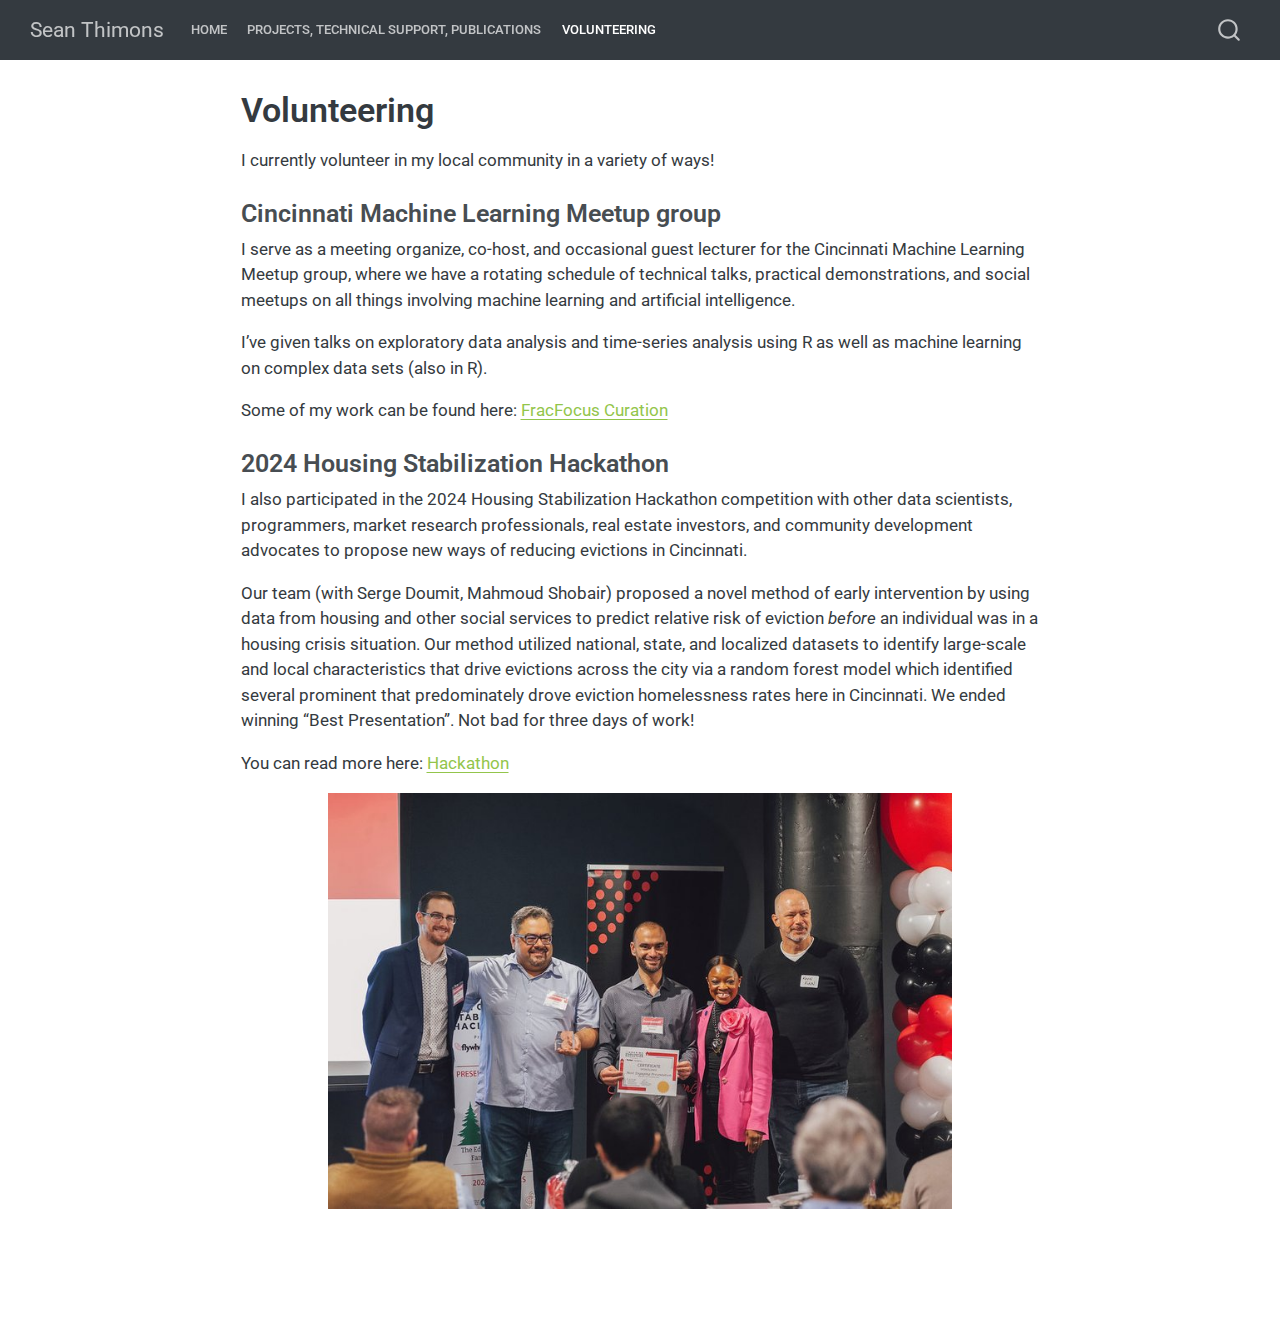
<file: docs/volunteer.html>
<!DOCTYPE html>
<html xmlns="http://www.w3.org/1999/xhtml" lang="en" xml:lang="en"><head>

<meta charset="utf-8">
<meta name="generator" content="quarto-1.5.57">

<meta name="viewport" content="width=device-width, initial-scale=1.0, user-scalable=yes">


<title>Volunteering – Sean Thimons</title>
<style>
code{white-space: pre-wrap;}
span.smallcaps{font-variant: small-caps;}
div.columns{display: flex; gap: min(4vw, 1.5em);}
div.column{flex: auto; overflow-x: auto;}
div.hanging-indent{margin-left: 1.5em; text-indent: -1.5em;}
ul.task-list{list-style: none;}
ul.task-list li input[type="checkbox"] {
  width: 0.8em;
  margin: 0 0.8em 0.2em -1em; /* quarto-specific, see https://github.com/quarto-dev/quarto-cli/issues/4556 */ 
  vertical-align: middle;
}
</style>


<script src="site_libs/quarto-nav/quarto-nav.js"></script>
<script src="site_libs/quarto-nav/headroom.min.js"></script>
<script src="site_libs/clipboard/clipboard.min.js"></script>
<script src="site_libs/quarto-search/autocomplete.umd.js"></script>
<script src="site_libs/quarto-search/fuse.min.js"></script>
<script src="site_libs/quarto-search/quarto-search.js"></script>
<meta name="quarto:offset" content="./">
<script src="site_libs/quarto-html/quarto.js"></script>
<script src="site_libs/quarto-html/popper.min.js"></script>
<script src="site_libs/quarto-html/tippy.umd.min.js"></script>
<script src="site_libs/quarto-html/anchor.min.js"></script>
<link href="site_libs/quarto-html/tippy.css" rel="stylesheet">
<link href="site_libs/quarto-html/quarto-syntax-highlighting.css" rel="stylesheet" id="quarto-text-highlighting-styles">
<script src="site_libs/bootstrap/bootstrap.min.js"></script>
<link href="site_libs/bootstrap/bootstrap-icons.css" rel="stylesheet">
<link href="site_libs/bootstrap/bootstrap.min.css" rel="stylesheet" id="quarto-bootstrap" data-mode="light">
<script id="quarto-search-options" type="application/json">{
  "location": "navbar",
  "copy-button": false,
  "collapse-after": 3,
  "panel-placement": "end",
  "type": "overlay",
  "limit": 50,
  "keyboard-shortcut": [
    "f",
    "/",
    "s"
  ],
  "show-item-context": false,
  "language": {
    "search-no-results-text": "No results",
    "search-matching-documents-text": "matching documents",
    "search-copy-link-title": "Copy link to search",
    "search-hide-matches-text": "Hide additional matches",
    "search-more-match-text": "more match in this document",
    "search-more-matches-text": "more matches in this document",
    "search-clear-button-title": "Clear",
    "search-text-placeholder": "",
    "search-detached-cancel-button-title": "Cancel",
    "search-submit-button-title": "Submit",
    "search-label": "Search"
  }
}</script>


<link rel="stylesheet" href="styles.css">
</head>

<body class="nav-fixed fullcontent">

<div id="quarto-search-results"></div>
  <header id="quarto-header" class="headroom fixed-top">
    <nav class="navbar navbar-expand-lg " data-bs-theme="dark">
      <div class="navbar-container container-fluid">
      <div class="navbar-brand-container mx-auto">
    <a class="navbar-brand" href="./index.html">
    <span class="navbar-title">Sean Thimons</span>
    </a>
  </div>
            <div id="quarto-search" class="" title="Search"></div>
          <button class="navbar-toggler" type="button" data-bs-toggle="collapse" data-bs-target="#navbarCollapse" aria-controls="navbarCollapse" role="menu" aria-expanded="false" aria-label="Toggle navigation" onclick="if (window.quartoToggleHeadroom) { window.quartoToggleHeadroom(); }">
  <span class="navbar-toggler-icon"></span>
</button>
          <div class="collapse navbar-collapse" id="navbarCollapse">
            <ul class="navbar-nav navbar-nav-scroll me-auto">
  <li class="nav-item">
    <a class="nav-link" href="./index.html"> 
<span class="menu-text">Home</span></a>
  </li>  
  <li class="nav-item">
    <a class="nav-link" href="./projects.html"> 
<span class="menu-text">Projects, Technical Support, Publications</span></a>
  </li>  
  <li class="nav-item">
    <a class="nav-link active" href="./volunteer.html" aria-current="page"> 
<span class="menu-text">Volunteering</span></a>
  </li>  
</ul>
          </div> <!-- /navcollapse -->
            <div class="quarto-navbar-tools">
</div>
      </div> <!-- /container-fluid -->
    </nav>
</header>
<!-- content -->
<div id="quarto-content" class="quarto-container page-columns page-rows-contents page-layout-article page-navbar">
<!-- sidebar -->
<!-- margin-sidebar -->
    
<!-- main -->
<main class="content" id="quarto-document-content">

<header id="title-block-header" class="quarto-title-block default">
<div class="quarto-title">
<h1 class="title">Volunteering</h1>
</div>



<div class="quarto-title-meta">

    
  
    
  </div>
  


</header>


<p>I currently volunteer in my local community in a variety of ways!</p>
<section id="cincinnati-machine-learning-meetup-group" class="level3">
<h3 class="anchored" data-anchor-id="cincinnati-machine-learning-meetup-group">Cincinnati Machine Learning Meetup group</h3>
<p>I serve as a meeting organize, co-host, and occasional guest lecturer for the Cincinnati Machine Learning Meetup group, where we have a rotating schedule of technical talks, practical demonstrations, and social meetups on all things involving machine learning and artificial intelligence.</p>
<p>I’ve given talks on exploratory data analysis and time-series analysis using R as well as machine learning on complex data sets (also in R).</p>
<p>Some of my work can be found here: <a href="https://github.com/sxthimons/frac_curation">FracFocus Curation</a></p>
</section>
<section id="housing-stabilization-hackathon" class="level3">
<h3 class="anchored" data-anchor-id="housing-stabilization-hackathon">2024 Housing Stabilization Hackathon</h3>
<p>I also participated in the 2024 Housing Stabilization Hackathon competition with other data scientists, programmers, market research professionals, real estate investors, and community development advocates to propose new ways of reducing evictions in Cincinnati.</p>
<p>Our team (with Serge Doumit, Mahmoud Shobair) proposed a novel method of early intervention by using data from housing and other social services to predict relative risk of eviction <em>before</em> an individual was in a housing crisis situation. Our method utilized national, state, and localized datasets to identify large-scale and local characteristics that drive evictions across the city via a random forest model which identified several prominent that predominately drove eviction homelessness rates here in Cincinnati. We ended winning “Best Presentation”. Not bad for three days of work!</p>
<p>You can read more here: <a href="https://www.flywheelcincinnati.org/blog/2024/2/6/hackathon-brings-innovation-and-focus-to-the-problem-of-reducing-evictions">Hackathon</a></p>
<div class="quarto-figure quarto-figure-center">
<figure class="figure">
<p><img src="flywheel.jpg" class="img-fluid quarto-figure quarto-figure-center figure-img" width="624"></p>
</figure>
</div>


</section>

</main> <!-- /main -->
<script id="quarto-html-after-body" type="application/javascript">
window.document.addEventListener("DOMContentLoaded", function (event) {
  const toggleBodyColorMode = (bsSheetEl) => {
    const mode = bsSheetEl.getAttribute("data-mode");
    const bodyEl = window.document.querySelector("body");
    if (mode === "dark") {
      bodyEl.classList.add("quarto-dark");
      bodyEl.classList.remove("quarto-light");
    } else {
      bodyEl.classList.add("quarto-light");
      bodyEl.classList.remove("quarto-dark");
    }
  }
  const toggleBodyColorPrimary = () => {
    const bsSheetEl = window.document.querySelector("link#quarto-bootstrap");
    if (bsSheetEl) {
      toggleBodyColorMode(bsSheetEl);
    }
  }
  toggleBodyColorPrimary();  
  const icon = "";
  const anchorJS = new window.AnchorJS();
  anchorJS.options = {
    placement: 'right',
    icon: icon
  };
  anchorJS.add('.anchored');
  const isCodeAnnotation = (el) => {
    for (const clz of el.classList) {
      if (clz.startsWith('code-annotation-')) {                     
        return true;
      }
    }
    return false;
  }
  const onCopySuccess = function(e) {
    // button target
    const button = e.trigger;
    // don't keep focus
    button.blur();
    // flash "checked"
    button.classList.add('code-copy-button-checked');
    var currentTitle = button.getAttribute("title");
    button.setAttribute("title", "Copied!");
    let tooltip;
    if (window.bootstrap) {
      button.setAttribute("data-bs-toggle", "tooltip");
      button.setAttribute("data-bs-placement", "left");
      button.setAttribute("data-bs-title", "Copied!");
      tooltip = new bootstrap.Tooltip(button, 
        { trigger: "manual", 
          customClass: "code-copy-button-tooltip",
          offset: [0, -8]});
      tooltip.show();    
    }
    setTimeout(function() {
      if (tooltip) {
        tooltip.hide();
        button.removeAttribute("data-bs-title");
        button.removeAttribute("data-bs-toggle");
        button.removeAttribute("data-bs-placement");
      }
      button.setAttribute("title", currentTitle);
      button.classList.remove('code-copy-button-checked');
    }, 1000);
    // clear code selection
    e.clearSelection();
  }
  const getTextToCopy = function(trigger) {
      const codeEl = trigger.previousElementSibling.cloneNode(true);
      for (const childEl of codeEl.children) {
        if (isCodeAnnotation(childEl)) {
          childEl.remove();
        }
      }
      return codeEl.innerText;
  }
  const clipboard = new window.ClipboardJS('.code-copy-button:not([data-in-quarto-modal])', {
    text: getTextToCopy
  });
  clipboard.on('success', onCopySuccess);
  if (window.document.getElementById('quarto-embedded-source-code-modal')) {
    // For code content inside modals, clipBoardJS needs to be initialized with a container option
    // TODO: Check when it could be a function (https://github.com/zenorocha/clipboard.js/issues/860)
    const clipboardModal = new window.ClipboardJS('.code-copy-button[data-in-quarto-modal]', {
      text: getTextToCopy,
      container: window.document.getElementById('quarto-embedded-source-code-modal')
    });
    clipboardModal.on('success', onCopySuccess);
  }
    var localhostRegex = new RegExp(/^(?:http|https):\/\/localhost\:?[0-9]*\//);
    var mailtoRegex = new RegExp(/^mailto:/);
      var filterRegex = new RegExp('/' + window.location.host + '/');
    var isInternal = (href) => {
        return filterRegex.test(href) || localhostRegex.test(href) || mailtoRegex.test(href);
    }
    // Inspect non-navigation links and adorn them if external
 	var links = window.document.querySelectorAll('a[href]:not(.nav-link):not(.navbar-brand):not(.toc-action):not(.sidebar-link):not(.sidebar-item-toggle):not(.pagination-link):not(.no-external):not([aria-hidden]):not(.dropdown-item):not(.quarto-navigation-tool):not(.about-link)');
    for (var i=0; i<links.length; i++) {
      const link = links[i];
      if (!isInternal(link.href)) {
        // undo the damage that might have been done by quarto-nav.js in the case of
        // links that we want to consider external
        if (link.dataset.originalHref !== undefined) {
          link.href = link.dataset.originalHref;
        }
      }
    }
  function tippyHover(el, contentFn, onTriggerFn, onUntriggerFn) {
    const config = {
      allowHTML: true,
      maxWidth: 500,
      delay: 100,
      arrow: false,
      appendTo: function(el) {
          return el.parentElement;
      },
      interactive: true,
      interactiveBorder: 10,
      theme: 'quarto',
      placement: 'bottom-start',
    };
    if (contentFn) {
      config.content = contentFn;
    }
    if (onTriggerFn) {
      config.onTrigger = onTriggerFn;
    }
    if (onUntriggerFn) {
      config.onUntrigger = onUntriggerFn;
    }
    window.tippy(el, config); 
  }
  const noterefs = window.document.querySelectorAll('a[role="doc-noteref"]');
  for (var i=0; i<noterefs.length; i++) {
    const ref = noterefs[i];
    tippyHover(ref, function() {
      // use id or data attribute instead here
      let href = ref.getAttribute('data-footnote-href') || ref.getAttribute('href');
      try { href = new URL(href).hash; } catch {}
      const id = href.replace(/^#\/?/, "");
      const note = window.document.getElementById(id);
      if (note) {
        return note.innerHTML;
      } else {
        return "";
      }
    });
  }
  const xrefs = window.document.querySelectorAll('a.quarto-xref');
  const processXRef = (id, note) => {
    // Strip column container classes
    const stripColumnClz = (el) => {
      el.classList.remove("page-full", "page-columns");
      if (el.children) {
        for (const child of el.children) {
          stripColumnClz(child);
        }
      }
    }
    stripColumnClz(note)
    if (id === null || id.startsWith('sec-')) {
      // Special case sections, only their first couple elements
      const container = document.createElement("div");
      if (note.children && note.children.length > 2) {
        container.appendChild(note.children[0].cloneNode(true));
        for (let i = 1; i < note.children.length; i++) {
          const child = note.children[i];
          if (child.tagName === "P" && child.innerText === "") {
            continue;
          } else {
            container.appendChild(child.cloneNode(true));
            break;
          }
        }
        if (window.Quarto?.typesetMath) {
          window.Quarto.typesetMath(container);
        }
        return container.innerHTML
      } else {
        if (window.Quarto?.typesetMath) {
          window.Quarto.typesetMath(note);
        }
        return note.innerHTML;
      }
    } else {
      // Remove any anchor links if they are present
      const anchorLink = note.querySelector('a.anchorjs-link');
      if (anchorLink) {
        anchorLink.remove();
      }
      if (window.Quarto?.typesetMath) {
        window.Quarto.typesetMath(note);
      }
      // TODO in 1.5, we should make sure this works without a callout special case
      if (note.classList.contains("callout")) {
        return note.outerHTML;
      } else {
        return note.innerHTML;
      }
    }
  }
  for (var i=0; i<xrefs.length; i++) {
    const xref = xrefs[i];
    tippyHover(xref, undefined, function(instance) {
      instance.disable();
      let url = xref.getAttribute('href');
      let hash = undefined; 
      if (url.startsWith('#')) {
        hash = url;
      } else {
        try { hash = new URL(url).hash; } catch {}
      }
      if (hash) {
        const id = hash.replace(/^#\/?/, "");
        const note = window.document.getElementById(id);
        if (note !== null) {
          try {
            const html = processXRef(id, note.cloneNode(true));
            instance.setContent(html);
          } finally {
            instance.enable();
            instance.show();
          }
        } else {
          // See if we can fetch this
          fetch(url.split('#')[0])
          .then(res => res.text())
          .then(html => {
            const parser = new DOMParser();
            const htmlDoc = parser.parseFromString(html, "text/html");
            const note = htmlDoc.getElementById(id);
            if (note !== null) {
              const html = processXRef(id, note);
              instance.setContent(html);
            } 
          }).finally(() => {
            instance.enable();
            instance.show();
          });
        }
      } else {
        // See if we can fetch a full url (with no hash to target)
        // This is a special case and we should probably do some content thinning / targeting
        fetch(url)
        .then(res => res.text())
        .then(html => {
          const parser = new DOMParser();
          const htmlDoc = parser.parseFromString(html, "text/html");
          const note = htmlDoc.querySelector('main.content');
          if (note !== null) {
            // This should only happen for chapter cross references
            // (since there is no id in the URL)
            // remove the first header
            if (note.children.length > 0 && note.children[0].tagName === "HEADER") {
              note.children[0].remove();
            }
            const html = processXRef(null, note);
            instance.setContent(html);
          } 
        }).finally(() => {
          instance.enable();
          instance.show();
        });
      }
    }, function(instance) {
    });
  }
      let selectedAnnoteEl;
      const selectorForAnnotation = ( cell, annotation) => {
        let cellAttr = 'data-code-cell="' + cell + '"';
        let lineAttr = 'data-code-annotation="' +  annotation + '"';
        const selector = 'span[' + cellAttr + '][' + lineAttr + ']';
        return selector;
      }
      const selectCodeLines = (annoteEl) => {
        const doc = window.document;
        const targetCell = annoteEl.getAttribute("data-target-cell");
        const targetAnnotation = annoteEl.getAttribute("data-target-annotation");
        const annoteSpan = window.document.querySelector(selectorForAnnotation(targetCell, targetAnnotation));
        const lines = annoteSpan.getAttribute("data-code-lines").split(",");
        const lineIds = lines.map((line) => {
          return targetCell + "-" + line;
        })
        let top = null;
        let height = null;
        let parent = null;
        if (lineIds.length > 0) {
            //compute the position of the single el (top and bottom and make a div)
            const el = window.document.getElementById(lineIds[0]);
            top = el.offsetTop;
            height = el.offsetHeight;
            parent = el.parentElement.parentElement;
          if (lineIds.length > 1) {
            const lastEl = window.document.getElementById(lineIds[lineIds.length - 1]);
            const bottom = lastEl.offsetTop + lastEl.offsetHeight;
            height = bottom - top;
          }
          if (top !== null && height !== null && parent !== null) {
            // cook up a div (if necessary) and position it 
            let div = window.document.getElementById("code-annotation-line-highlight");
            if (div === null) {
              div = window.document.createElement("div");
              div.setAttribute("id", "code-annotation-line-highlight");
              div.style.position = 'absolute';
              parent.appendChild(div);
            }
            div.style.top = top - 2 + "px";
            div.style.height = height + 4 + "px";
            div.style.left = 0;
            let gutterDiv = window.document.getElementById("code-annotation-line-highlight-gutter");
            if (gutterDiv === null) {
              gutterDiv = window.document.createElement("div");
              gutterDiv.setAttribute("id", "code-annotation-line-highlight-gutter");
              gutterDiv.style.position = 'absolute';
              const codeCell = window.document.getElementById(targetCell);
              const gutter = codeCell.querySelector('.code-annotation-gutter');
              gutter.appendChild(gutterDiv);
            }
            gutterDiv.style.top = top - 2 + "px";
            gutterDiv.style.height = height + 4 + "px";
          }
          selectedAnnoteEl = annoteEl;
        }
      };
      const unselectCodeLines = () => {
        const elementsIds = ["code-annotation-line-highlight", "code-annotation-line-highlight-gutter"];
        elementsIds.forEach((elId) => {
          const div = window.document.getElementById(elId);
          if (div) {
            div.remove();
          }
        });
        selectedAnnoteEl = undefined;
      };
        // Handle positioning of the toggle
    window.addEventListener(
      "resize",
      throttle(() => {
        elRect = undefined;
        if (selectedAnnoteEl) {
          selectCodeLines(selectedAnnoteEl);
        }
      }, 10)
    );
    function throttle(fn, ms) {
    let throttle = false;
    let timer;
      return (...args) => {
        if(!throttle) { // first call gets through
            fn.apply(this, args);
            throttle = true;
        } else { // all the others get throttled
            if(timer) clearTimeout(timer); // cancel #2
            timer = setTimeout(() => {
              fn.apply(this, args);
              timer = throttle = false;
            }, ms);
        }
      };
    }
      // Attach click handler to the DT
      const annoteDls = window.document.querySelectorAll('dt[data-target-cell]');
      for (const annoteDlNode of annoteDls) {
        annoteDlNode.addEventListener('click', (event) => {
          const clickedEl = event.target;
          if (clickedEl !== selectedAnnoteEl) {
            unselectCodeLines();
            const activeEl = window.document.querySelector('dt[data-target-cell].code-annotation-active');
            if (activeEl) {
              activeEl.classList.remove('code-annotation-active');
            }
            selectCodeLines(clickedEl);
            clickedEl.classList.add('code-annotation-active');
          } else {
            // Unselect the line
            unselectCodeLines();
            clickedEl.classList.remove('code-annotation-active');
          }
        });
      }
  const findCites = (el) => {
    const parentEl = el.parentElement;
    if (parentEl) {
      const cites = parentEl.dataset.cites;
      if (cites) {
        return {
          el,
          cites: cites.split(' ')
        };
      } else {
        return findCites(el.parentElement)
      }
    } else {
      return undefined;
    }
  };
  var bibliorefs = window.document.querySelectorAll('a[role="doc-biblioref"]');
  for (var i=0; i<bibliorefs.length; i++) {
    const ref = bibliorefs[i];
    const citeInfo = findCites(ref);
    if (citeInfo) {
      tippyHover(citeInfo.el, function() {
        var popup = window.document.createElement('div');
        citeInfo.cites.forEach(function(cite) {
          var citeDiv = window.document.createElement('div');
          citeDiv.classList.add('hanging-indent');
          citeDiv.classList.add('csl-entry');
          var biblioDiv = window.document.getElementById('ref-' + cite);
          if (biblioDiv) {
            citeDiv.innerHTML = biblioDiv.innerHTML;
          }
          popup.appendChild(citeDiv);
        });
        return popup.innerHTML;
      });
    }
  }
});
</script>
</div> <!-- /content -->




</body></html>
</file>
<file: docs/site_libs/quarto-html/tippy.css>
.tippy-box[data-animation=fade][data-state=hidden]{opacity:0}[data-tippy-root]{max-width:calc(100vw - 10px)}.tippy-box{position:relative;background-color:#333;color:#fff;border-radius:4px;font-size:14px;line-height:1.4;white-space:normal;outline:0;transition-property:transform,visibility,opacity}.tippy-box[data-placement^=top]>.tippy-arrow{bottom:0}.tippy-box[data-placement^=top]>.tippy-arrow:before{bottom:-7px;left:0;border-width:8px 8px 0;border-top-color:initial;transform-origin:center top}.tippy-box[data-placement^=bottom]>.tippy-arrow{top:0}.tippy-box[data-placement^=bottom]>.tippy-arrow:before{top:-7px;left:0;border-width:0 8px 8px;border-bottom-color:initial;transform-origin:center bottom}.tippy-box[data-placement^=left]>.tippy-arrow{right:0}.tippy-box[data-placement^=left]>.tippy-arrow:before{border-width:8px 0 8px 8px;border-left-color:initial;right:-7px;transform-origin:center left}.tippy-box[data-placement^=right]>.tippy-arrow{left:0}.tippy-box[data-placement^=right]>.tippy-arrow:before{left:-7px;border-width:8px 8px 8px 0;border-right-color:initial;transform-origin:center right}.tippy-box[data-inertia][data-state=visible]{transition-timing-function:cubic-bezier(.54,1.5,.38,1.11)}.tippy-arrow{width:16px;height:16px;color:#333}.tippy-arrow:before{content:"";position:absolute;border-color:transparent;border-style:solid}.tippy-content{position:relative;padding:5px 9px;z-index:1}
</file>
<file: docs/site_libs/quarto-html/quarto-syntax-highlighting-37eea08aefeeee20ff55810ff984fec1.css>
/* quarto syntax highlight colors */
:root {
  --quarto-hl-ot-color: #003B4F;
  --quarto-hl-at-color: #657422;
  --quarto-hl-ss-color: #20794D;
  --quarto-hl-an-color: #5E5E5E;
  --quarto-hl-fu-color: #4758AB;
  --quarto-hl-st-color: #20794D;
  --quarto-hl-cf-color: #003B4F;
  --quarto-hl-op-color: #5E5E5E;
  --quarto-hl-er-color: #AD0000;
  --quarto-hl-bn-color: #AD0000;
  --quarto-hl-al-color: #AD0000;
  --quarto-hl-va-color: #111111;
  --quarto-hl-bu-color: inherit;
  --quarto-hl-ex-color: inherit;
  --quarto-hl-pp-color: #AD0000;
  --quarto-hl-in-color: #5E5E5E;
  --quarto-hl-vs-color: #20794D;
  --quarto-hl-wa-color: #5E5E5E;
  --quarto-hl-do-color: #5E5E5E;
  --quarto-hl-im-color: #00769E;
  --quarto-hl-ch-color: #20794D;
  --quarto-hl-dt-color: #AD0000;
  --quarto-hl-fl-color: #AD0000;
  --quarto-hl-co-color: #5E5E5E;
  --quarto-hl-cv-color: #5E5E5E;
  --quarto-hl-cn-color: #8f5902;
  --quarto-hl-sc-color: #5E5E5E;
  --quarto-hl-dv-color: #AD0000;
  --quarto-hl-kw-color: #003B4F;
}

/* other quarto variables */
:root {
  --quarto-font-monospace: SFMono-Regular, Menlo, Monaco, Consolas, "Liberation Mono", "Courier New", monospace;
}

/* syntax highlight based on Pandoc's rules */
pre > code.sourceCode > span {
  color: #003B4F;
}

code.sourceCode > span {
  color: #003B4F;
}

div.sourceCode,
div.sourceCode pre.sourceCode {
  color: #003B4F;
}

/* Normal */
code span {
  color: #003B4F;
}

/* Alert */
code span.al {
  color: #AD0000;
  font-style: inherit;
}

/* Annotation */
code span.an {
  color: #5E5E5E;
  font-style: inherit;
}

/* Attribute */
code span.at {
  color: #657422;
  font-style: inherit;
}

/* BaseN */
code span.bn {
  color: #AD0000;
  font-style: inherit;
}

/* BuiltIn */
code span.bu {
  font-style: inherit;
}

/* ControlFlow */
code span.cf {
  color: #003B4F;
  font-weight: bold;
  font-style: inherit;
}

/* Char */
code span.ch {
  color: #20794D;
  font-style: inherit;
}

/* Constant */
code span.cn {
  color: #8f5902;
  font-style: inherit;
}

/* Comment */
code span.co {
  color: #5E5E5E;
  font-style: inherit;
}

/* CommentVar */
code span.cv {
  color: #5E5E5E;
  font-style: italic;
}

/* Documentation */
code span.do {
  color: #5E5E5E;
  font-style: italic;
}

/* DataType */
code span.dt {
  color: #AD0000;
  font-style: inherit;
}

/* DecVal */
code span.dv {
  color: #AD0000;
  font-style: inherit;
}

/* Error */
code span.er {
  color: #AD0000;
  font-style: inherit;
}

/* Extension */
code span.ex {
  font-style: inherit;
}

/* Float */
code span.fl {
  color: #AD0000;
  font-style: inherit;
}

/* Function */
code span.fu {
  color: #4758AB;
  font-style: inherit;
}

/* Import */
code span.im {
  color: #00769E;
  font-style: inherit;
}

/* Information */
code span.in {
  color: #5E5E5E;
  font-style: inherit;
}

/* Keyword */
code span.kw {
  color: #003B4F;
  font-weight: bold;
  font-style: inherit;
}

/* Operator */
code span.op {
  color: #5E5E5E;
  font-style: inherit;
}

/* Other */
code span.ot {
  color: #003B4F;
  font-style: inherit;
}

/* Preprocessor */
code span.pp {
  color: #AD0000;
  font-style: inherit;
}

/* SpecialChar */
code span.sc {
  color: #5E5E5E;
  font-style: inherit;
}

/* SpecialString */
code span.ss {
  color: #20794D;
  font-style: inherit;
}

/* String */
code span.st {
  color: #20794D;
  font-style: inherit;
}

/* Variable */
code span.va {
  color: #111111;
  font-style: inherit;
}

/* VerbatimString */
code span.vs {
  color: #20794D;
  font-style: inherit;
}

/* Warning */
code span.wa {
  color: #5E5E5E;
  font-style: italic;
}

.prevent-inlining {
  content: "</";
}

/*# sourceMappingURL=27d3d809615f7771493d095567f04340.css.map */
</file>
<file: docs/styles.css>
/* css styles */
</file>
<file: docs/site_libs/quarto-html/quarto-syntax-highlighting.css>
/* quarto syntax highlight colors */
:root {
  --quarto-hl-ot-color: #003B4F;
  --quarto-hl-at-color: #657422;
  --quarto-hl-ss-color: #20794D;
  --quarto-hl-an-color: #5E5E5E;
  --quarto-hl-fu-color: #4758AB;
  --quarto-hl-st-color: #20794D;
  --quarto-hl-cf-color: #003B4F;
  --quarto-hl-op-color: #5E5E5E;
  --quarto-hl-er-color: #AD0000;
  --quarto-hl-bn-color: #AD0000;
  --quarto-hl-al-color: #AD0000;
  --quarto-hl-va-color: #111111;
  --quarto-hl-bu-color: inherit;
  --quarto-hl-ex-color: inherit;
  --quarto-hl-pp-color: #AD0000;
  --quarto-hl-in-color: #5E5E5E;
  --quarto-hl-vs-color: #20794D;
  --quarto-hl-wa-color: #5E5E5E;
  --quarto-hl-do-color: #5E5E5E;
  --quarto-hl-im-color: #00769E;
  --quarto-hl-ch-color: #20794D;
  --quarto-hl-dt-color: #AD0000;
  --quarto-hl-fl-color: #AD0000;
  --quarto-hl-co-color: #5E5E5E;
  --quarto-hl-cv-color: #5E5E5E;
  --quarto-hl-cn-color: #8f5902;
  --quarto-hl-sc-color: #5E5E5E;
  --quarto-hl-dv-color: #AD0000;
  --quarto-hl-kw-color: #003B4F;
}

/* other quarto variables */
:root {
  --quarto-font-monospace: SFMono-Regular, Menlo, Monaco, Consolas, "Liberation Mono", "Courier New", monospace;
}

pre > code.sourceCode > span {
  color: #003B4F;
}

code span {
  color: #003B4F;
}

code.sourceCode > span {
  color: #003B4F;
}

div.sourceCode,
div.sourceCode pre.sourceCode {
  color: #003B4F;
}

code span.ot {
  color: #003B4F;
  font-style: inherit;
}

code span.at {
  color: #657422;
  font-style: inherit;
}

code span.ss {
  color: #20794D;
  font-style: inherit;
}

code span.an {
  color: #5E5E5E;
  font-style: inherit;
}

code span.fu {
  color: #4758AB;
  font-style: inherit;
}

code span.st {
  color: #20794D;
  font-style: inherit;
}

code span.cf {
  color: #003B4F;
  font-weight: bold;
  font-style: inherit;
}

code span.op {
  color: #5E5E5E;
  font-style: inherit;
}

code span.er {
  color: #AD0000;
  font-style: inherit;
}

code span.bn {
  color: #AD0000;
  font-style: inherit;
}

code span.al {
  color: #AD0000;
  font-style: inherit;
}

code span.va {
  color: #111111;
  font-style: inherit;
}

code span.bu {
  font-style: inherit;
}

code span.ex {
  font-style: inherit;
}

code span.pp {
  color: #AD0000;
  font-style: inherit;
}

code span.in {
  color: #5E5E5E;
  font-style: inherit;
}

code span.vs {
  color: #20794D;
  font-style: inherit;
}

code span.wa {
  color: #5E5E5E;
  font-style: italic;
}

code span.do {
  color: #5E5E5E;
  font-style: italic;
}

code span.im {
  color: #00769E;
  font-style: inherit;
}

code span.ch {
  color: #20794D;
  font-style: inherit;
}

code span.dt {
  color: #AD0000;
  font-style: inherit;
}

code span.fl {
  color: #AD0000;
  font-style: inherit;
}

code span.co {
  color: #5E5E5E;
  font-style: inherit;
}

code span.cv {
  color: #5E5E5E;
  font-style: italic;
}

code span.cn {
  color: #8f5902;
  font-style: inherit;
}

code span.sc {
  color: #5E5E5E;
  font-style: inherit;
}

code span.dv {
  color: #AD0000;
  font-style: inherit;
}

code span.kw {
  color: #003B4F;
  font-weight: bold;
  font-style: inherit;
}

.prevent-inlining {
  content: "</";
}

/*# sourceMappingURL=debc5d5d77c3f9108843748ff7464032.css.map */
</file>
